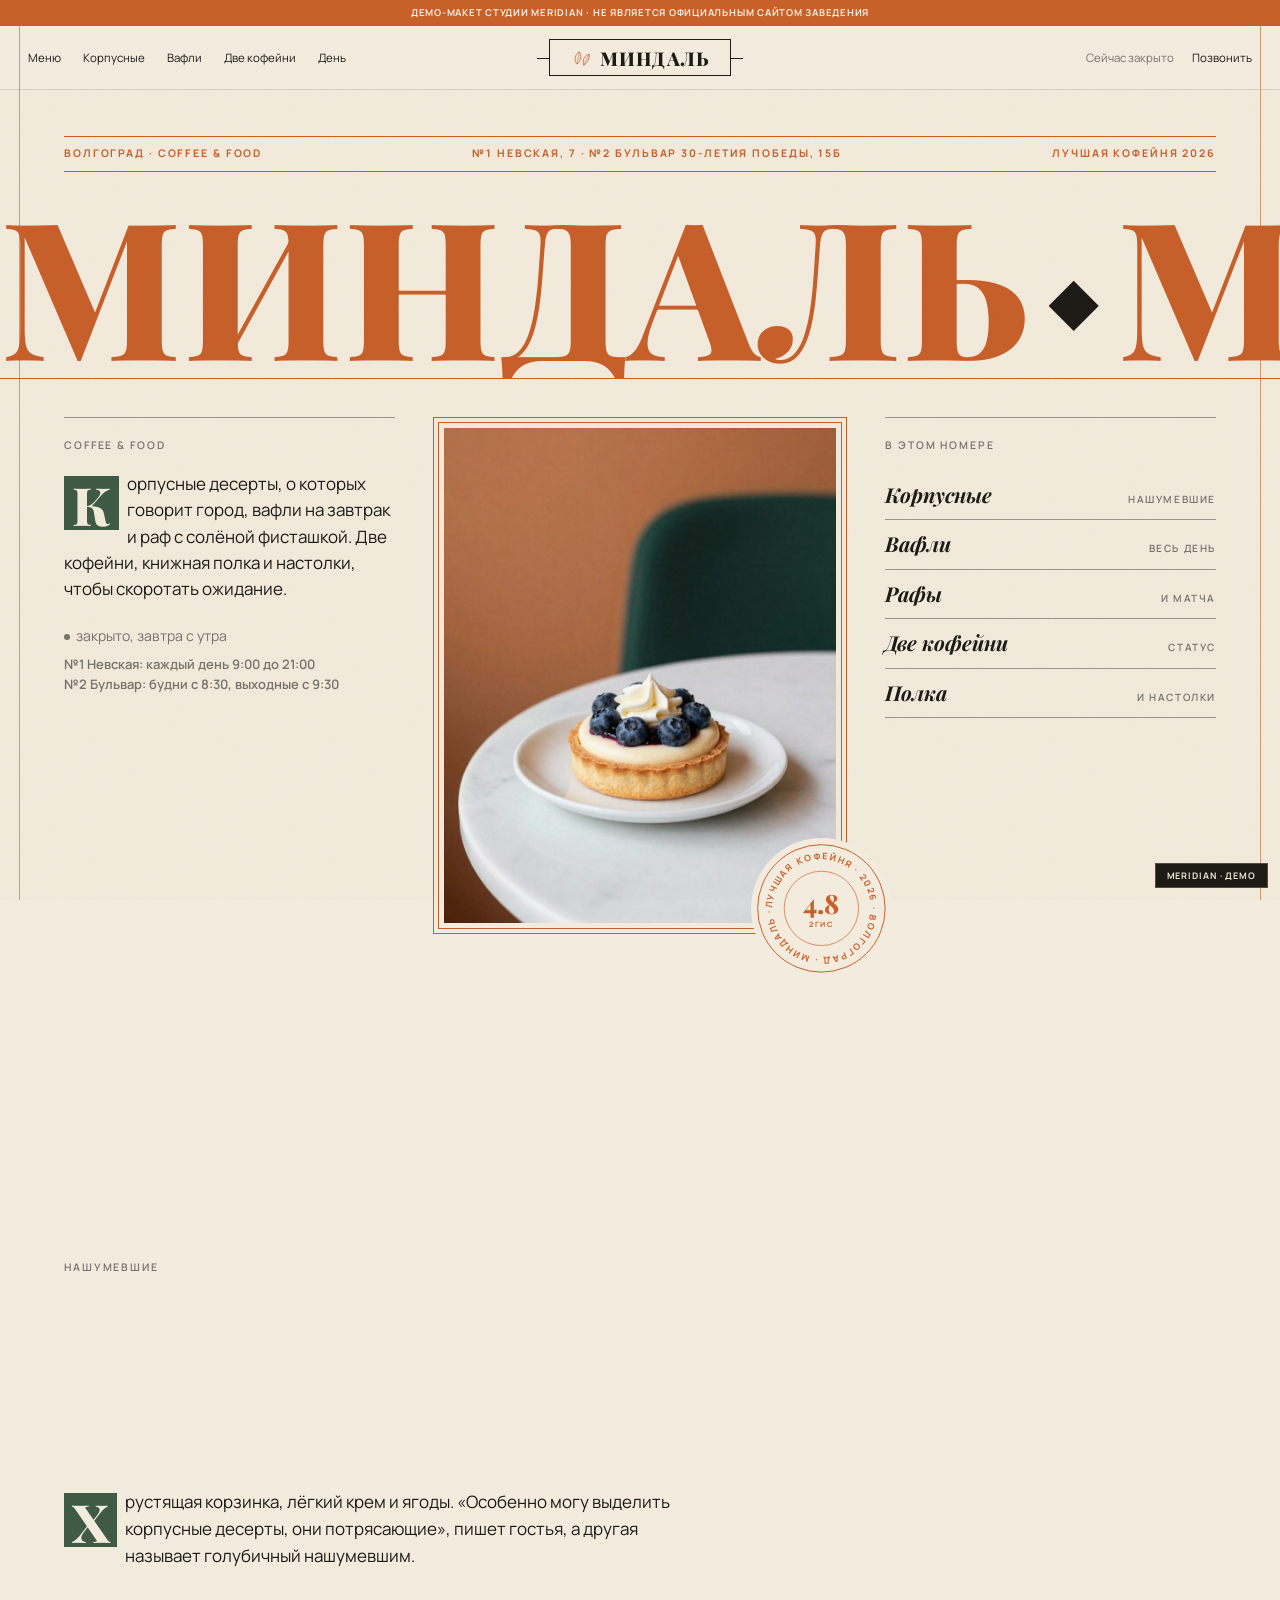
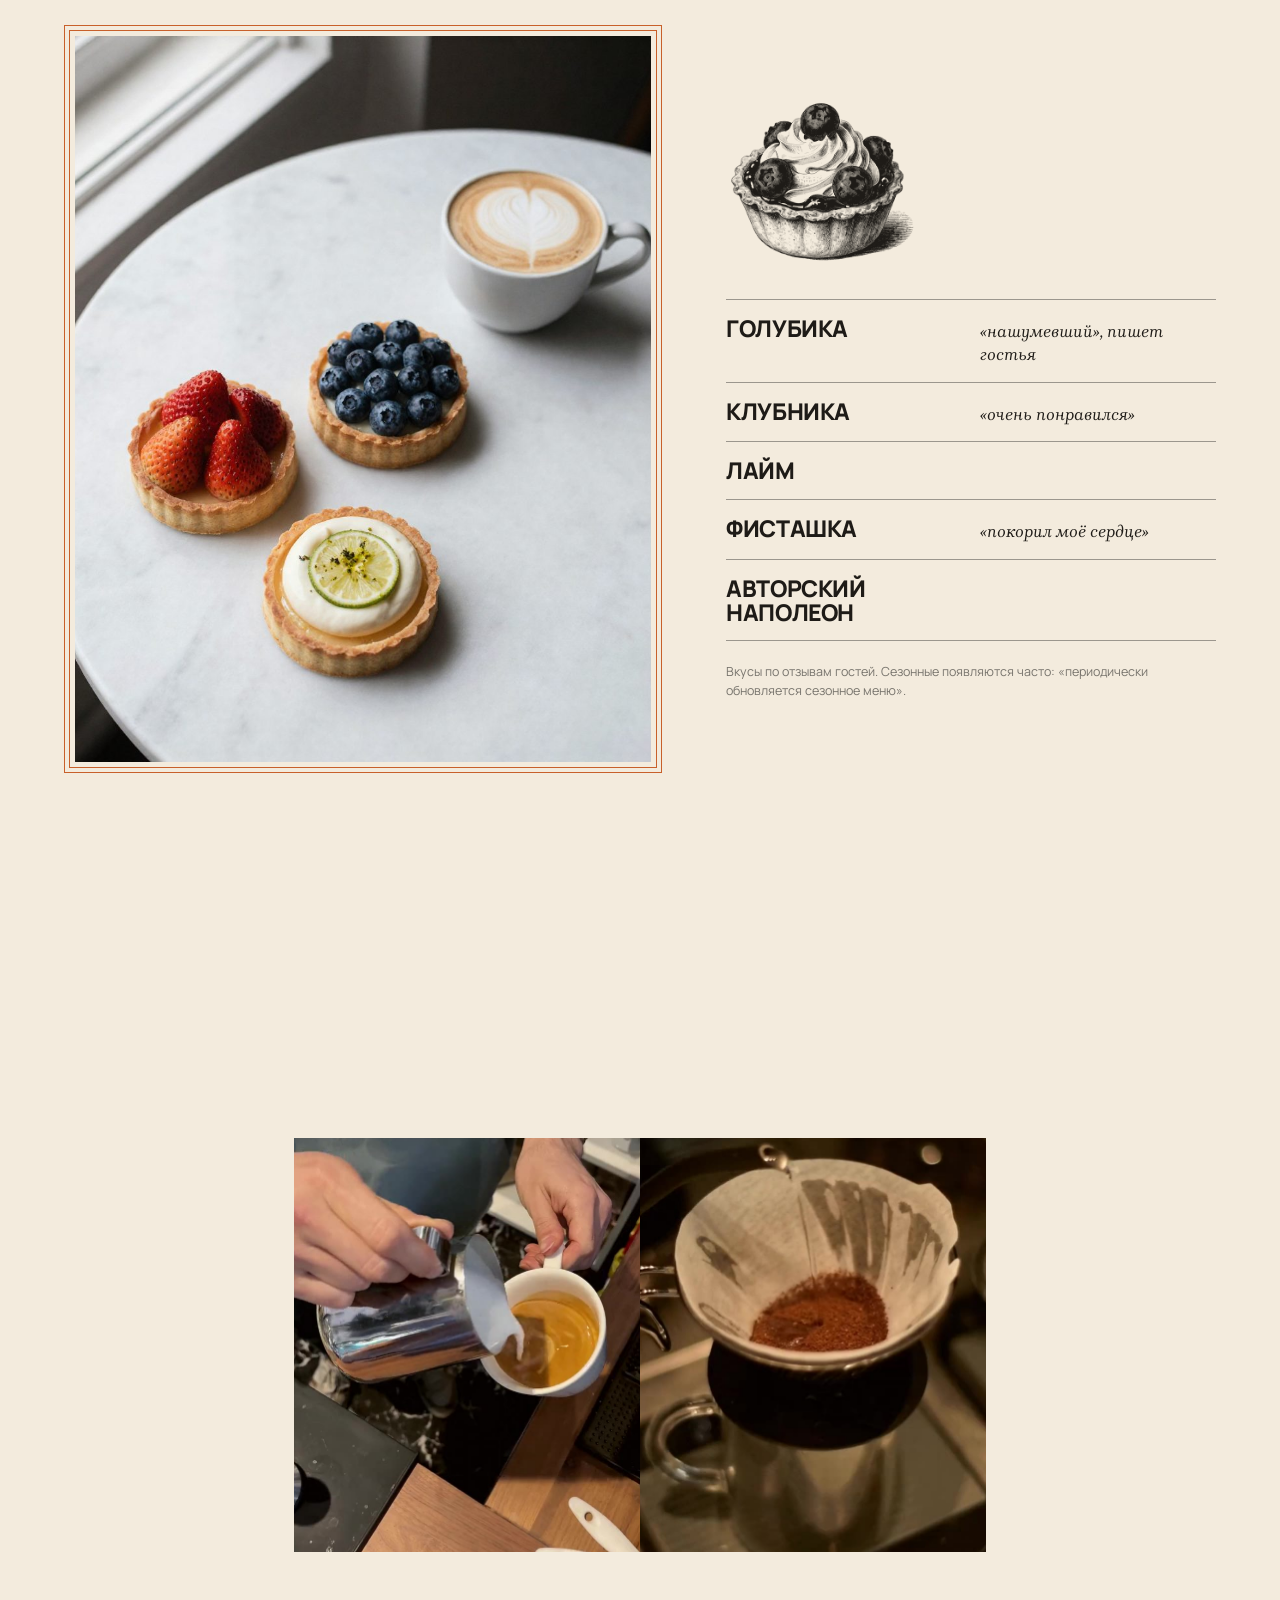
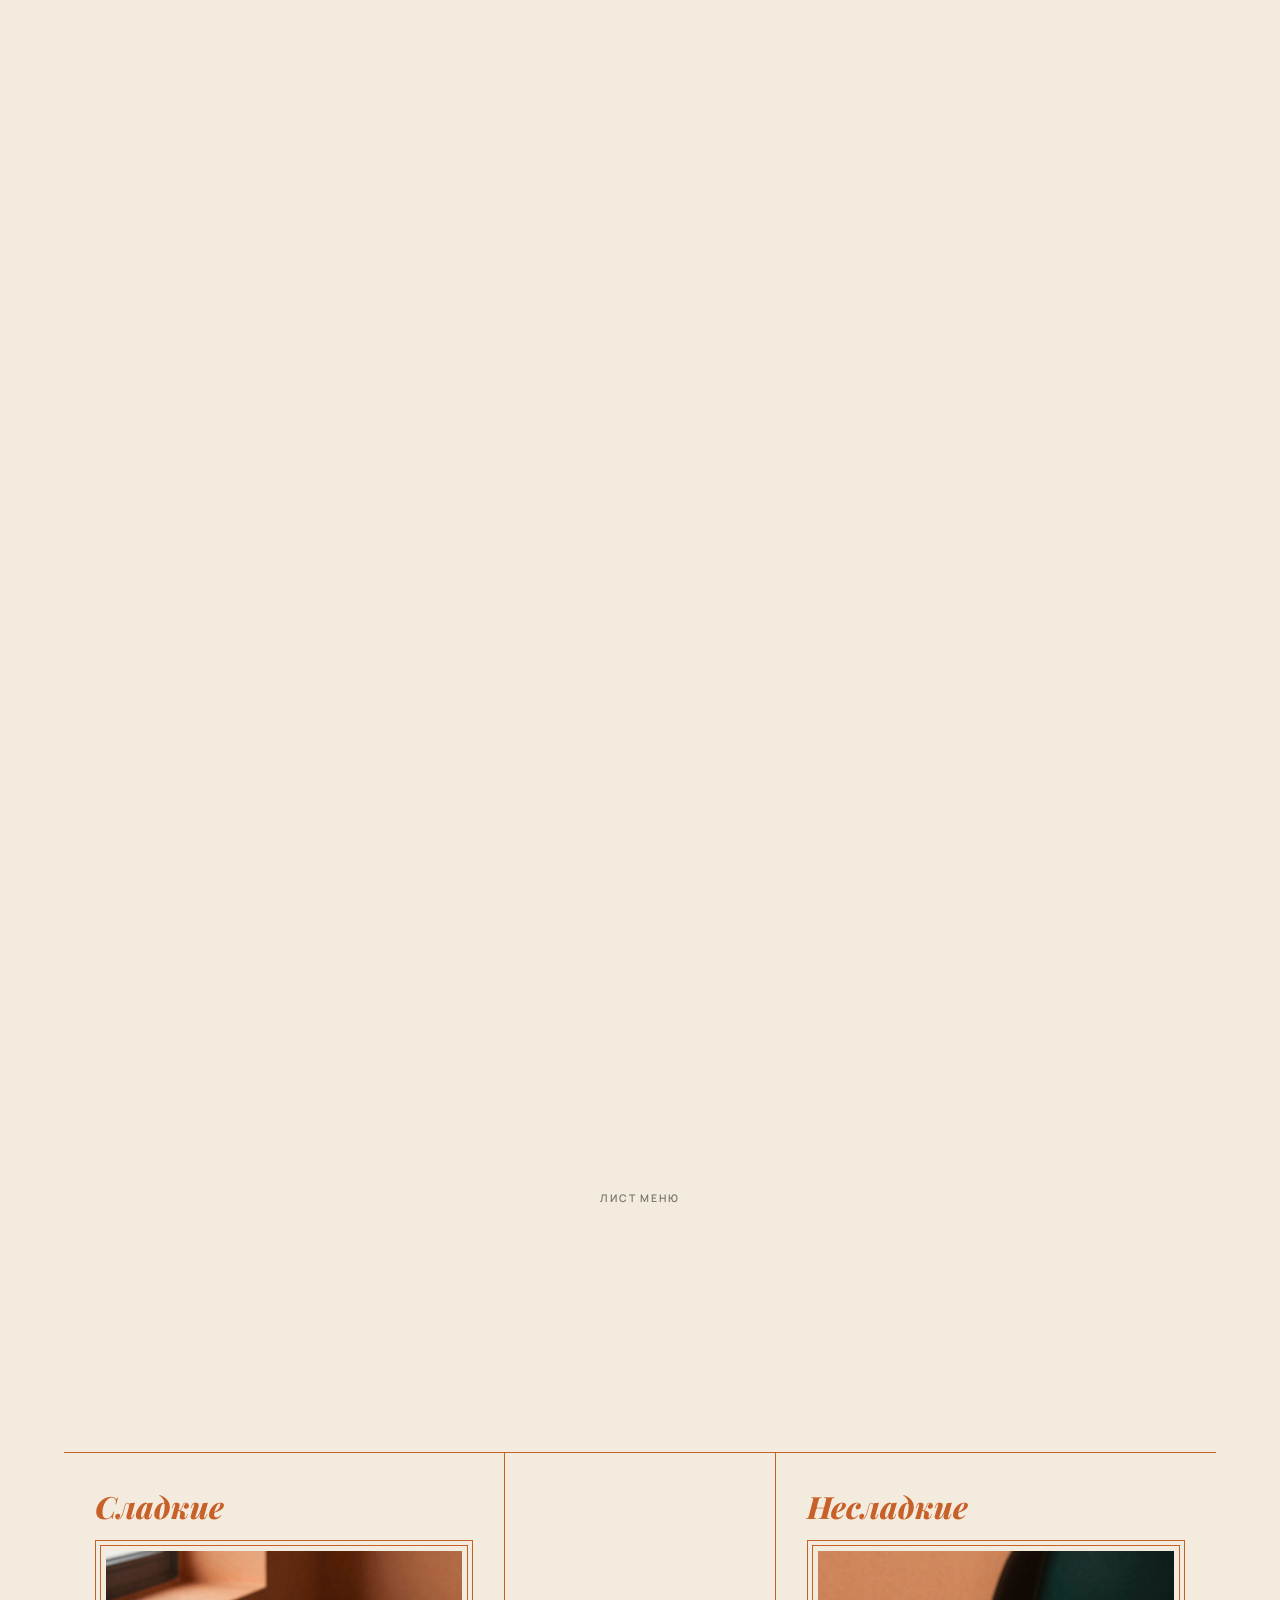
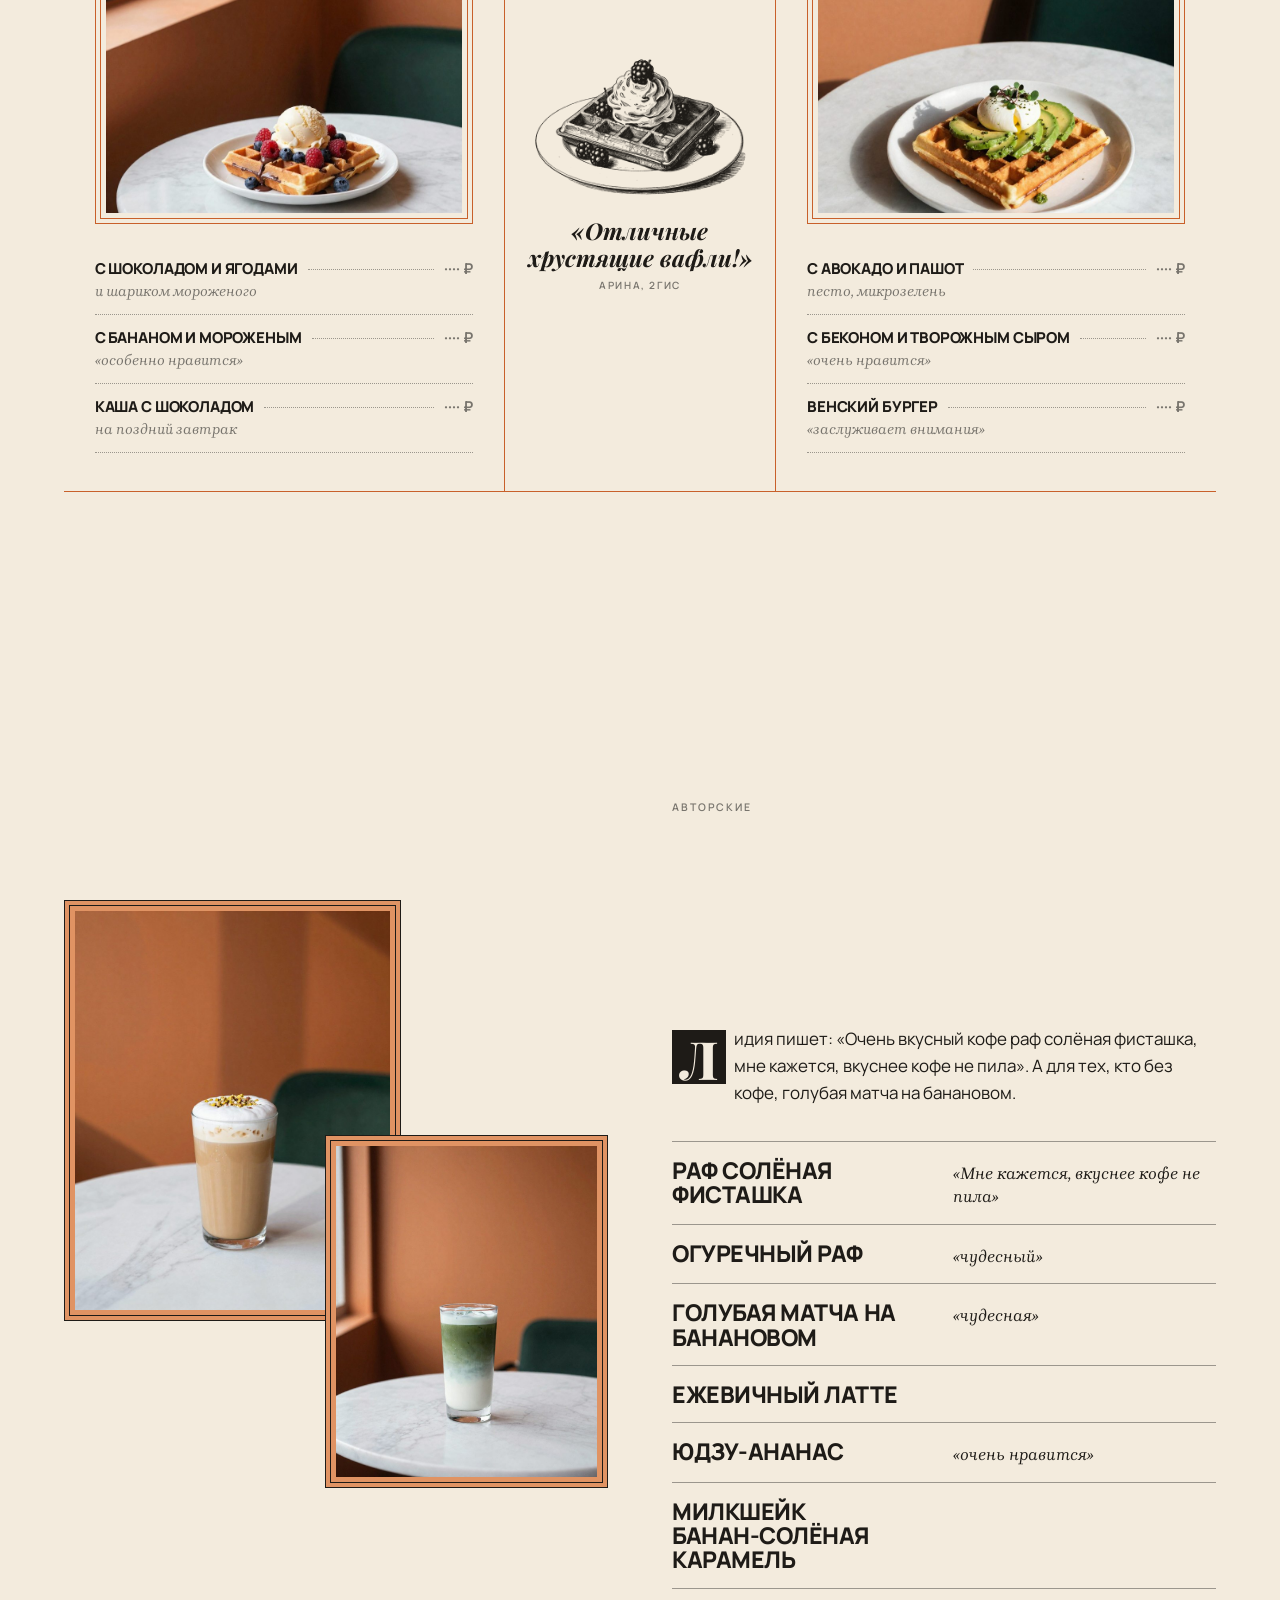
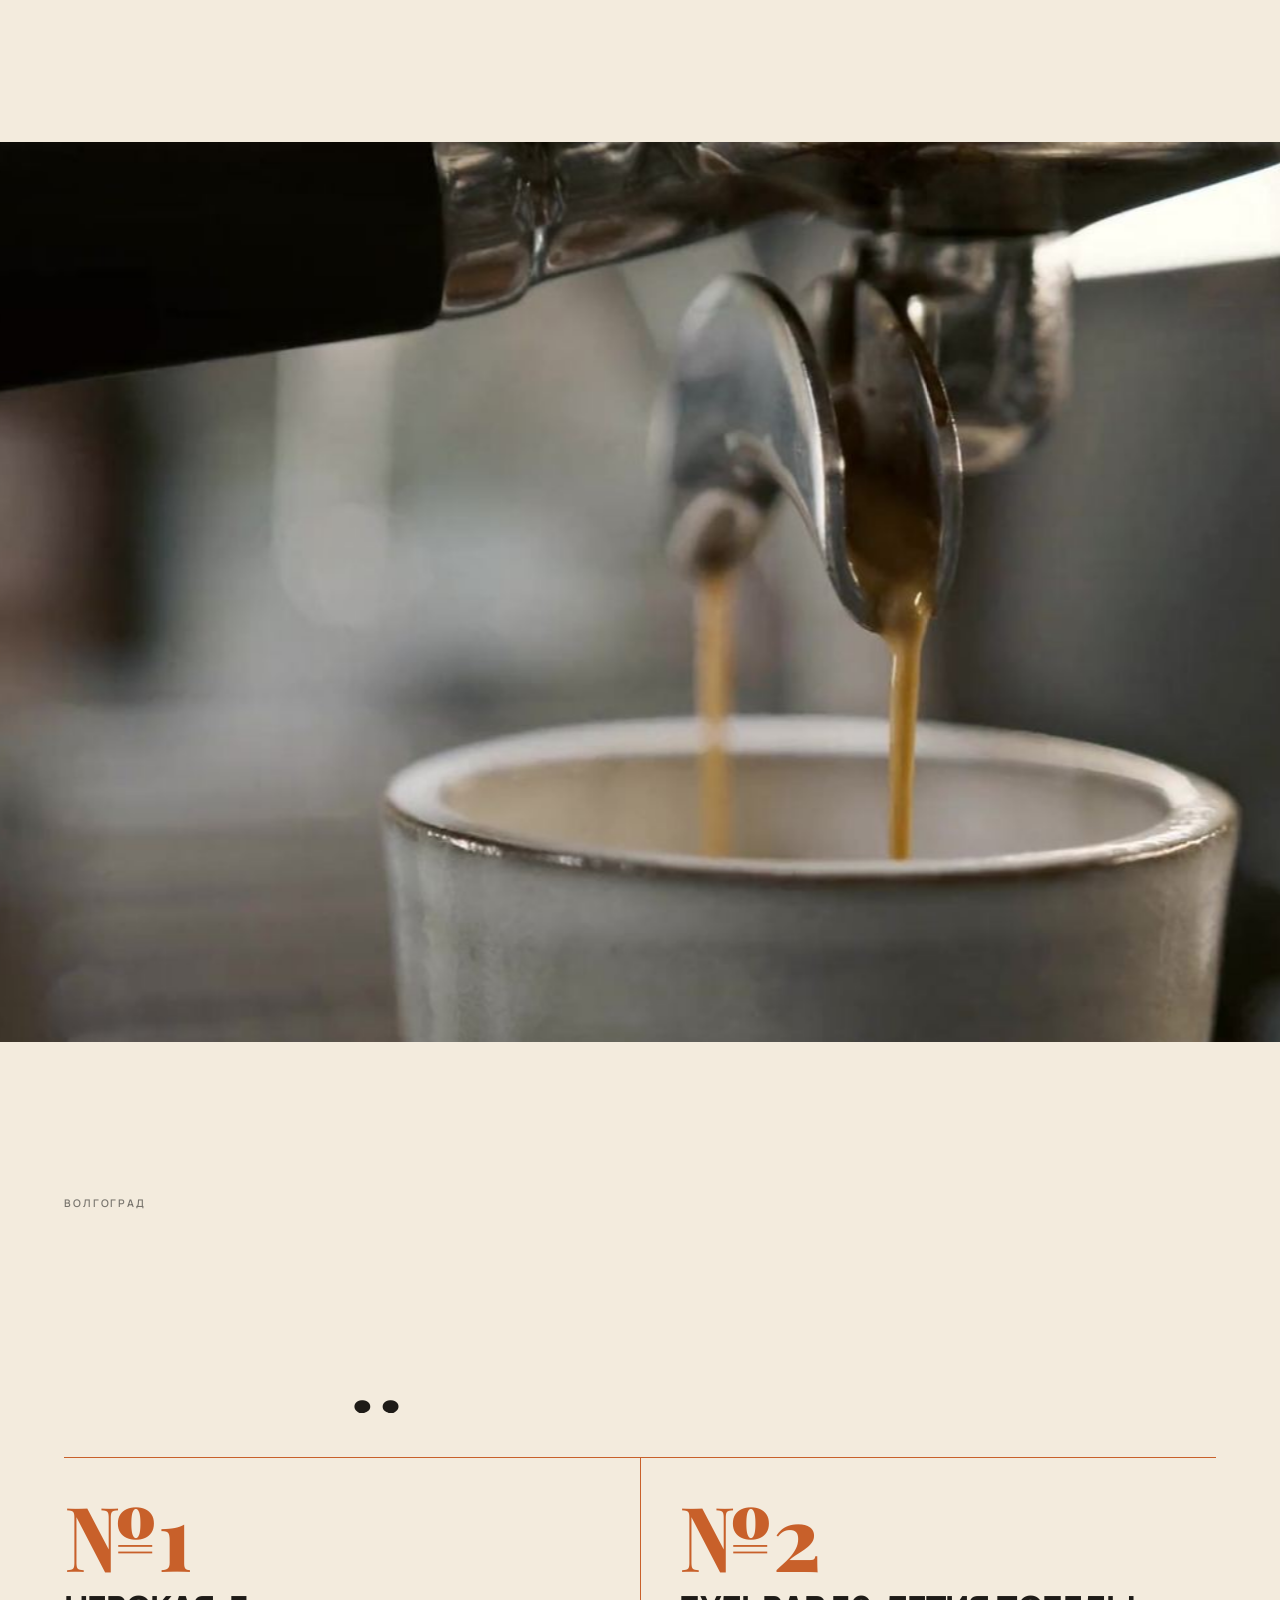
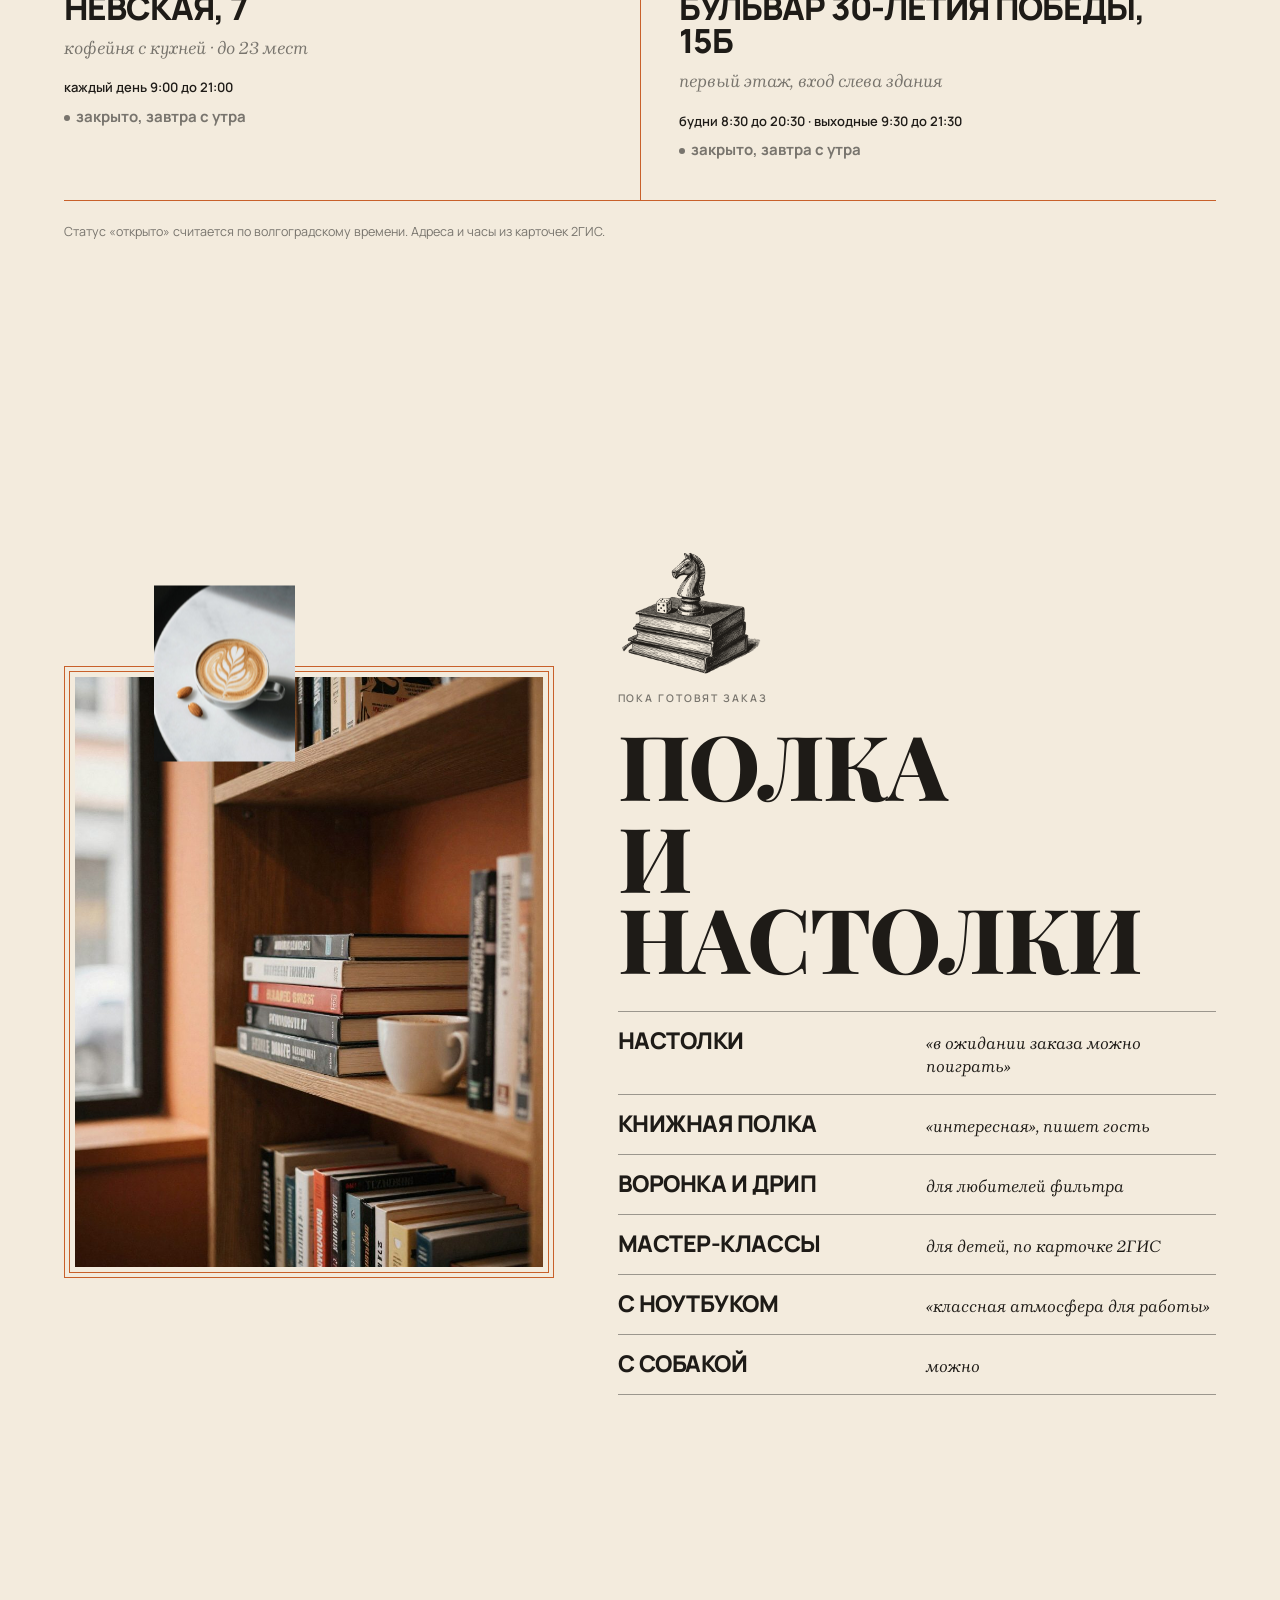
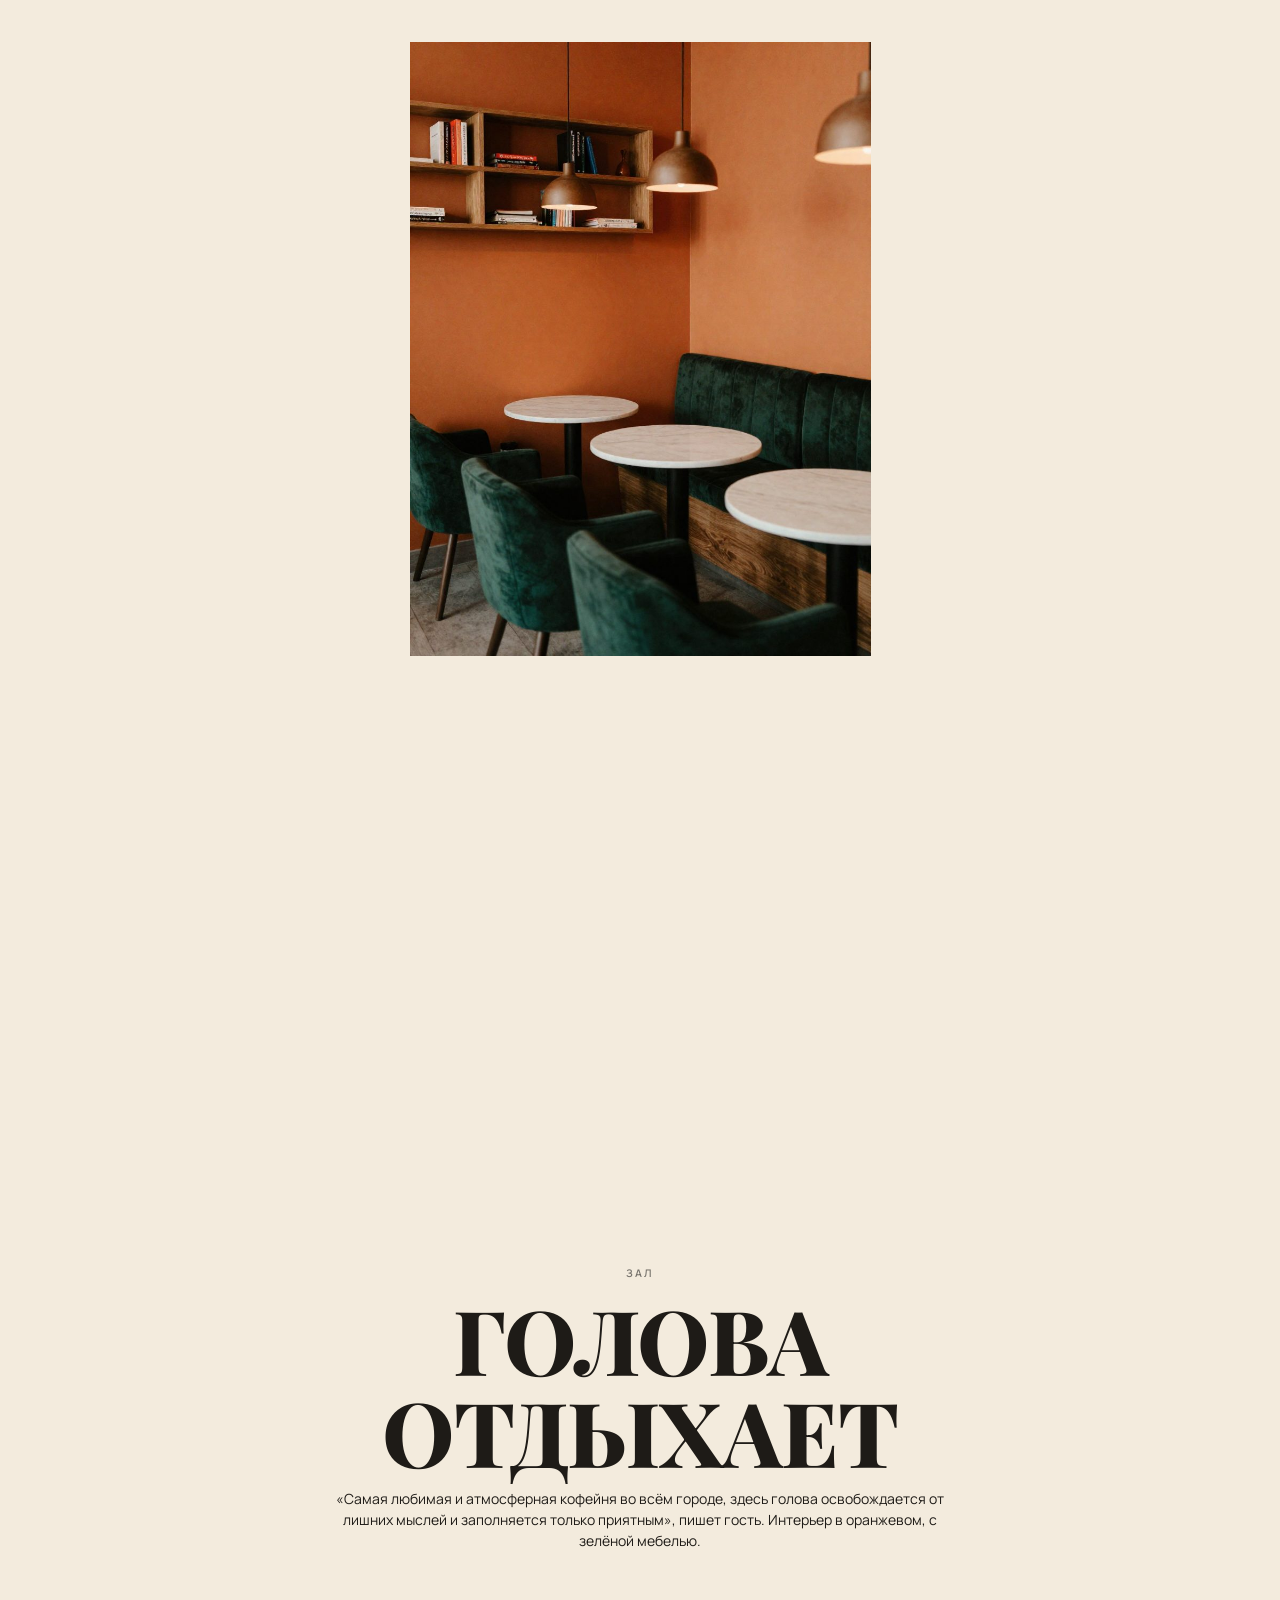
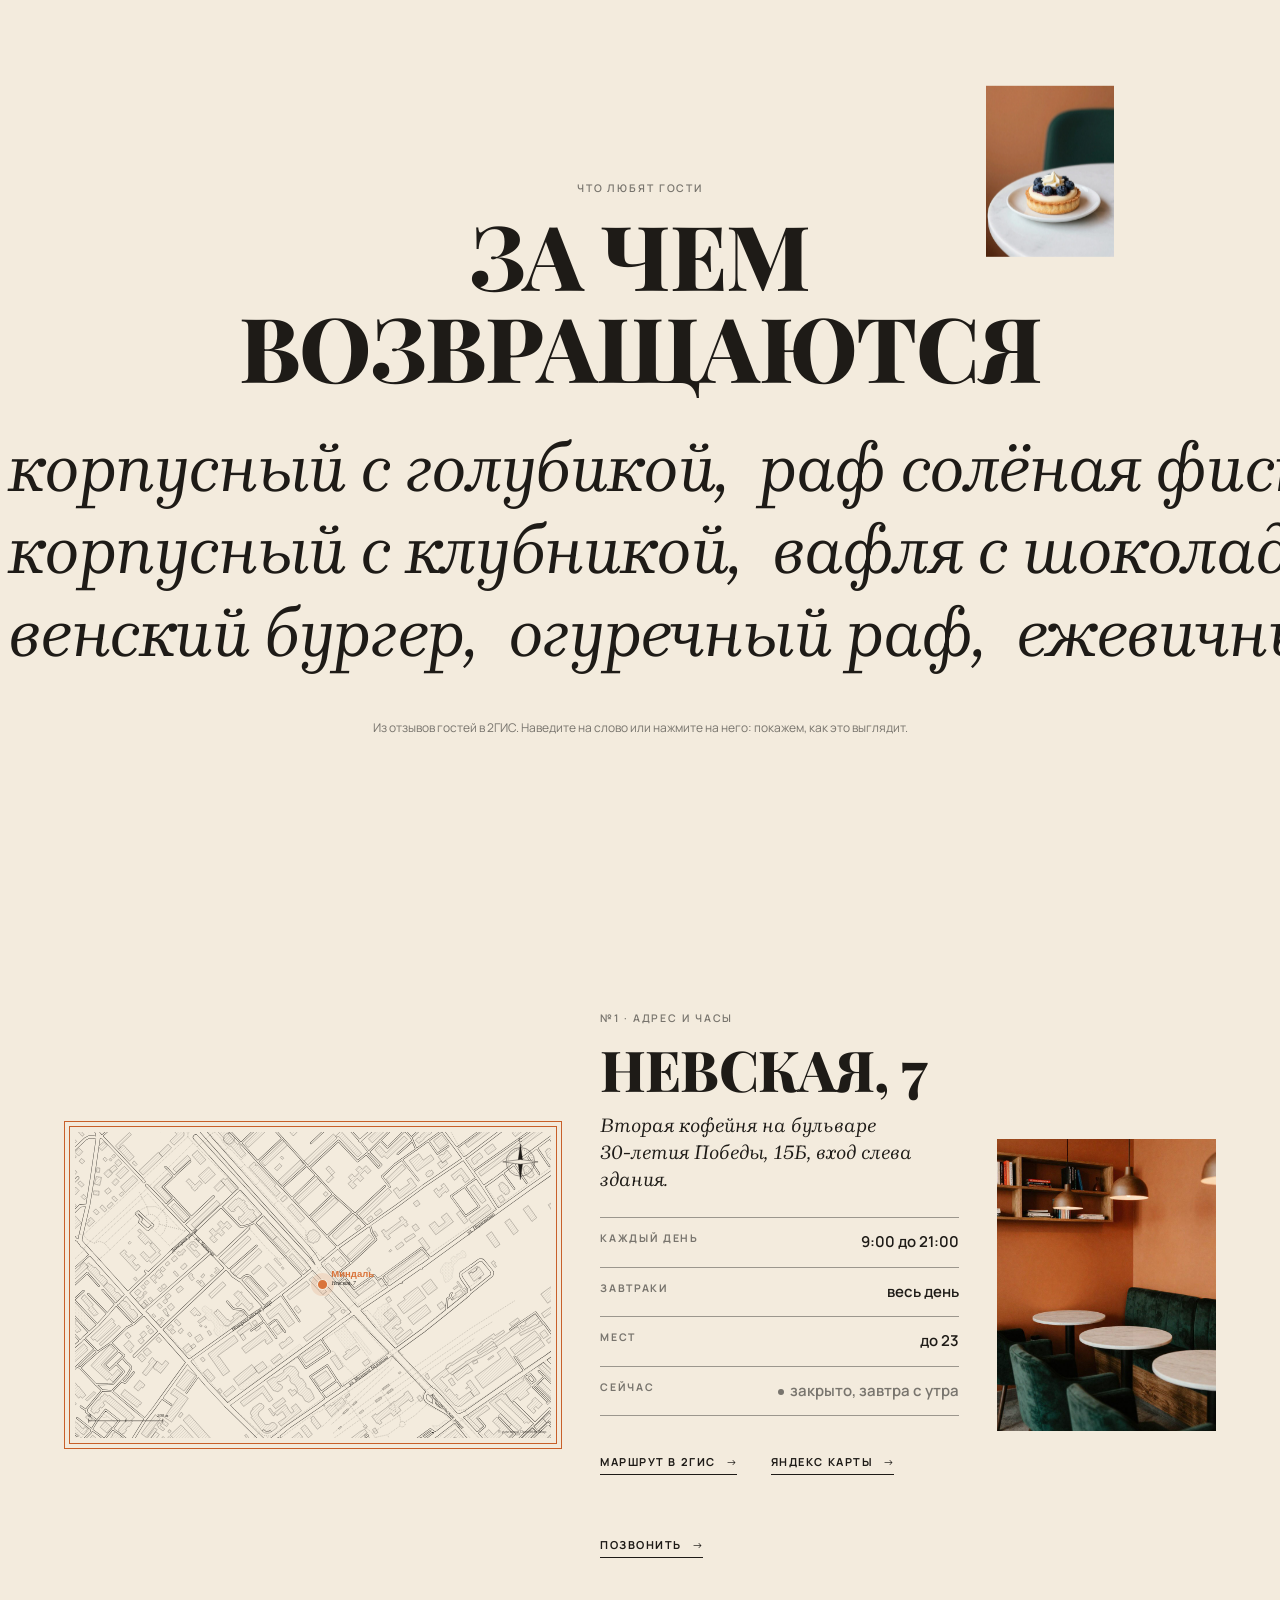
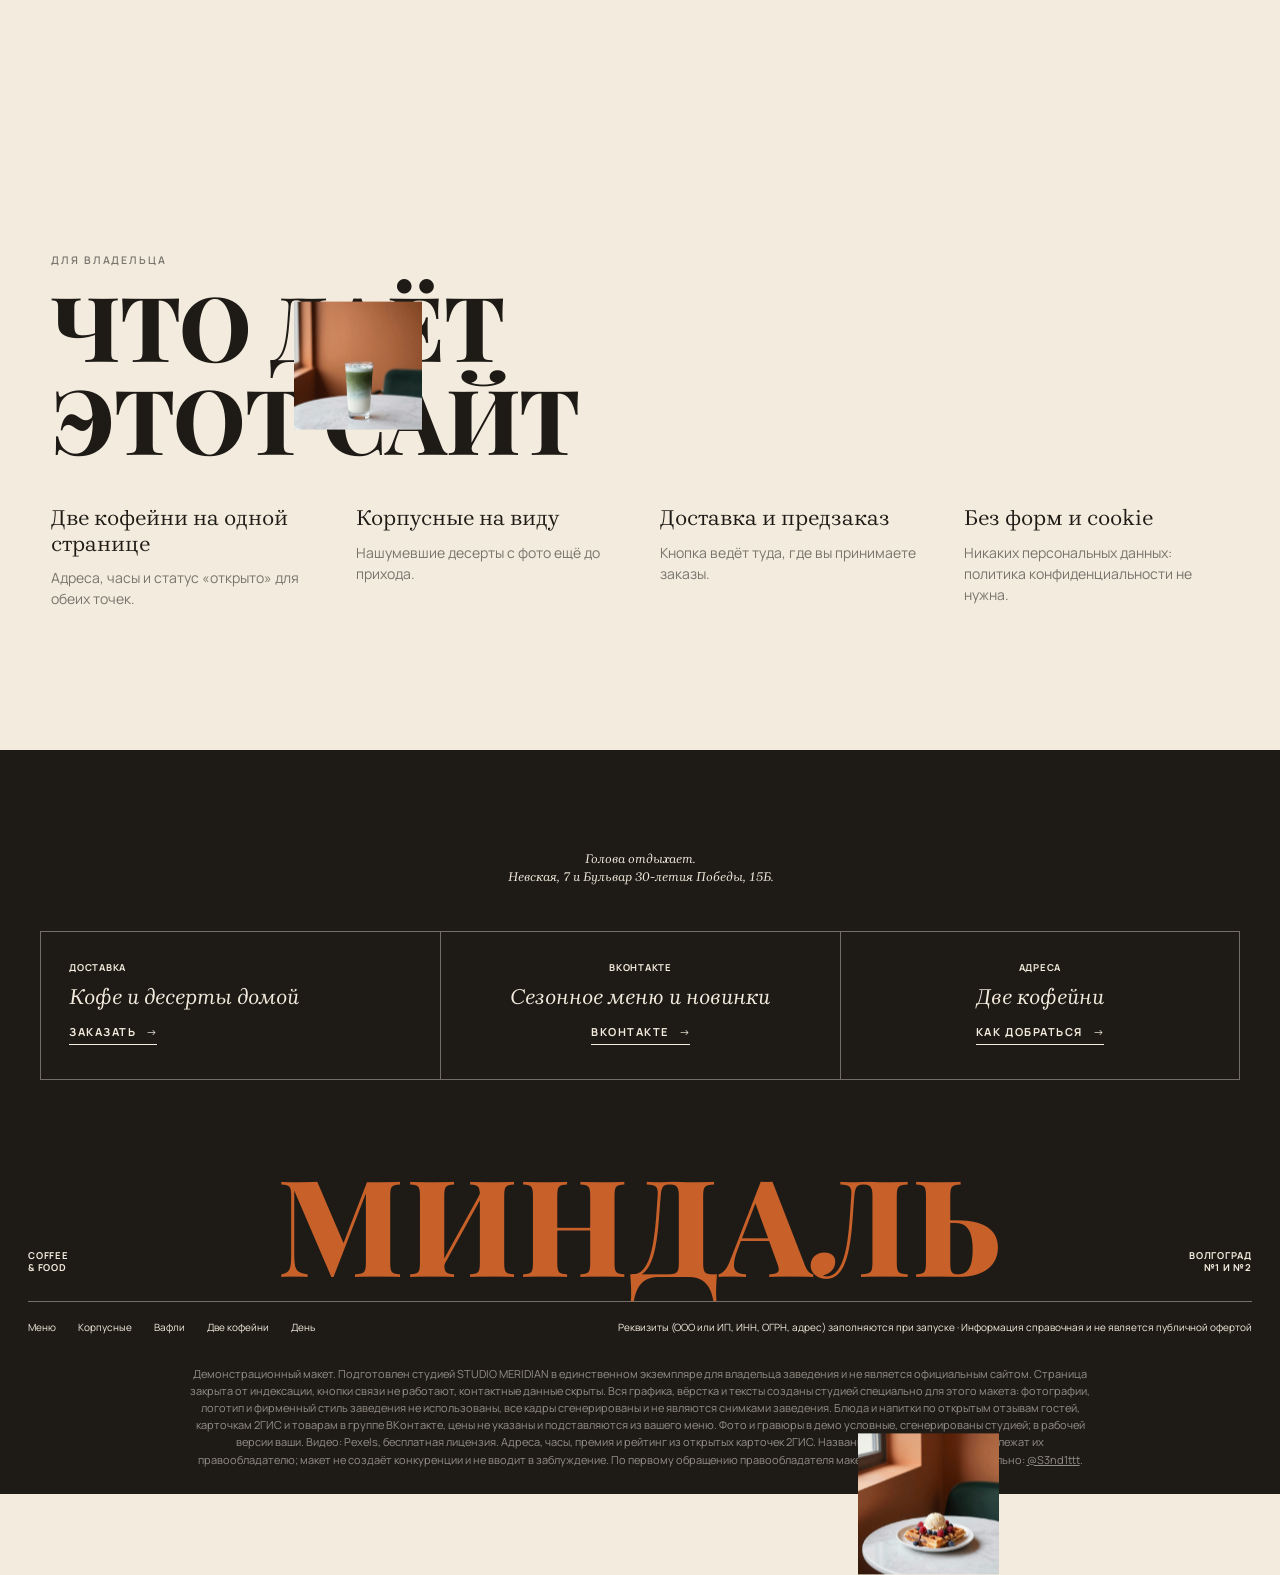
<file: index.html>
<!DOCTYPE html>
<html lang="ru" data-v="1" data-base="" class="nojs" data-tone="p">
<head>
<meta charset="UTF-8">
<meta name="viewport" content="width=device-width, initial-scale=1, viewport-fit=cover">
<meta name="robots" content="noindex, nofollow">
<title>Демо-макет сайта · STUDIO MERIDIAN</title>
<meta name="description" content="Демо-макет сайта для кофеен Миндаль в Волгограде: корпусные десерты, вафли весь день, раф солёная фисташка, две кофейни.">
<meta name="theme-color" content="#F3EBDD">
<meta property="og:type" content="website">
<meta property="og:title" content="Демо-макет сайта · STUDIO MERIDIAN">
<meta property="og:description" content="Демо-макет сайта для кофеен Миндаль в Волгограде: корпусные десерты, вафли весь день, раф солёная фисташка, две кофейни.">
<meta property="og:url" content="https://sasakolpakoh227-a11y.github.io/mindal/">
<meta property="og:image" content="https://sasakolpakoh227-a11y.github.io/mindal/img/og.jpg?v=1">
<link rel="icon" href="data:image/svg+xml,%3Csvg xmlns='http://www.w3.org/2000/svg' viewBox='0 0 40 40'%3E%3Crect width='40' height='40' rx='9' fill='%231E1B17'/%3E%3Cpath d='M14 31c-6-6-5-17 4-22 4 6 3 16-4 22zM25 33c-3-8 1-18 10-20 1 7-3 16-10 20z' fill='%23D9733A'/%3E%3C/svg%3E">
<link rel="preload" href="fonts/playfair.woff2" as="font" type="font/woff2" crossorigin>
<link rel="preload" href="fonts/manrope.woff2" as="font" type="font/woff2" crossorigin>
<link rel="preload" href="fonts/brygada-italic.woff2" as="font" type="font/woff2" crossorigin>
<link rel="stylesheet" href="skin.css?v=3e9a153c">
<link rel="stylesheet" href="venue.css?v=c48a333d">
<noscript><style>.curtain{display:none}</style></noscript>
</head>
<body>
<p class="demo-strip">Демо-макет студии MERIDIAN · не является официальным сайтом заведения</p>
<div class="curtain" aria-hidden="true"><p class="wm" style="--wn:7"><span style="--i:0">м</span><span style="--i:1">и</span><span style="--i:2">н</span><span style="--i:3">д</span><span style="--i:4">а</span><span style="--i:5">л</span><span style="--i:6">ь</span></p><div class="pic"><div class="pi"><img src="img/a-korpus.jpg?v=1" alt="" decoding="async" width="896" height="1120"></div></div></div>
<div class="veil" aria-hidden="true"></div>
<header class="top">
  <nav class="nav" aria-label="Разделы"><a href="menu/">Меню</a><a href="#korpus">Корпусные</a><a href="#vafli">Вафли</a><a href="#tochki">Две кофейни</a><a href="den/">День</a></nav>
  <button class="burger" type="button" aria-expanded="false" aria-controls="menu">Меню</button>
  <a class="logo" href="" aria-label="Миндаль, на главную"><svg class="lamp" viewBox="0 0 40 40" aria-hidden="true"><path d="M13 31c-6-6-5-17 4-22 4 6 3 16-4 22z" fill="none" stroke="currentColor" stroke-width="1.4"/><path d="M13 31c1-7 2-13 4-22" fill="none" stroke="currentColor" stroke-width="1"/><path d="M25 33c-3-8 1-18 10-20 1 7-3 16-10 20z" fill="none" stroke="currentColor" stroke-width="1.4"/><path d="M25 33c3-6 6-13 10-20" fill="none" stroke="currentColor" stroke-width="1"/></svg><span>миндаль</span></a>
  <div class="right"><span class="now" data-now></span><button type="button" data-hint="Телефон скрыт в демо. В рабочей версии кнопка сразу набирает номер.">Позвонить</button></div>
</header>
<div class="menu" id="menu" hidden><nav aria-label="Меню"><a href="menu/">Меню</a><a href="#korpus">Корпусные</a><a href="#vafli">Вафли</a><a href="#tochki">Две кофейни</a><a href="den/">День</a></nav></div>
<main>

  <section class="hero sl-mast" data-bg="p">
    <div class="sl-rule rv-f"><span>Волгоград · coffee &amp; food</span><span>№1 Невская, 7 · №2 Бульвар 30‑летия Победы, 15Б</span><span>Лучшая кофейня 2026</span></div>
    <h1 class="sl-name"><span class="vh">Миндаль</span><span class="sl-mq" aria-hidden="true"><span>Миндаль<i>◆</i>Миндаль<i>◆</i>Миндаль<i>◆</i>Миндаль<i>◆</i>Миндаль<i>◆</i>Миндаль<i>◆</i></span><span>Миндаль<i>◆</i>Миндаль<i>◆</i>Миндаль<i>◆</i>Миндаль<i>◆</i>Миндаль<i>◆</i>Миндаль<i>◆</i></span></span></h1>
    <div class="sl-cols">
      <div class="sl-c1 rv-f"><p class="kick">Coffee &amp; food</p><p class="sl-dc">Корпусные десерты, о которых говорит город, вафли на завтрак и раф с солёной фисташкой. Две кофейни, книжная полка и настолки, чтобы скоротать ожидание.</p><p class="zst"><span class="st" data-open="9" data-close="21" data-open-we="9" data-close-we="21"></span></p><p class="sl-hrs">№1 Невская: каждый день 9:00 до 21:00<br>№2 Бульвар: будни с 8:30, выходные с 9:30</p></div>
      <figure class="sl-frame sl-c2 rv-f"><img src="img/a-korpus.jpg?v=1" alt="Корпусный десерт: хрустящая корзинка с кремом и голубикой" decoding="async" width="896" height="1120"><svg class="sl-stamp" viewBox="0 0 200 200" aria-hidden="true"><defs><path id="slc" d="M100 100m-74 0a74 74 0 1 1 148 0a74 74 0 1 1-148 0"/></defs><circle cx="100" cy="100" r="96" fill="none" stroke="currentColor" stroke-width="1.5"/><circle cx="100" cy="100" r="56" fill="none" stroke="currentColor" stroke-width="1"/><text><textPath href="#slc" startOffset="0">лучшая кофейня · 2026 · волгоград · миндаль ·</textPath></text><text class="n" x="100" y="108" text-anchor="middle">4.8</text><text class="s" x="100" y="128" text-anchor="middle">2ГИС</text></svg></figure>
      <div class="sl-c3 rv-f"><p class="kick">В этом номере</p><ol class="sl-toc"><li><a href="#korpus"><b>Корпусные</b><span>нашумевшие</span></a></li><li><a href="#vafli"><b>Вафли</b><span>весь день</span></a></li><li><a href="#rafy"><b>Рафы</b><span>и матча</span></a></li><li><a href="#tochki"><b>Две кофейни</b><span>статус</span></a></li><li><a href="#polka"><b>Полка</b><span>и настолки</span></a></li></ol></div>
    </div>
    <div class="hbtns rv-f"><a class="btn" href="menu/">Меню</a><button class="btn" type="button" data-hint="В рабочей версии кнопка открывает доставку или предзаказ.">Заказать с доставкой</button><a class="btn" href="#tochki">Две кофейни</a></div>
  </section>
  <section class="sl-sec mk" data-bg="l" id="korpus">
    <div class="sl-head">
      <p class="kick">Нашумевшие</p>
      <h2 class="cap l rv"><span class="ln"><span>Корпусные</span></span><span class="ln"><span>десерты</span></span></h2>
      <p class="sl-dc">Хрустящая корзинка, лёгкий крем и ягоды. «Особенно могу выделить корпусные десерты, они потрясающие», пишет гостья, а другая называет голубичный нашумевшим.</p>
    </div>
    <div class="mk-grid">
      <figure class="sl-frame mk-pic"><img src="img/a-korpus2.jpg?v=1" alt="Три корпусных десерта: клубника, голубика и лайм" loading="lazy" decoding="async" width="896" height="1120"></figure>
      <div class="mk-side">
        <figure class="mk-eng"><img src="img/g-korpus.png?v=1" alt="Гравюра: корпусный десерт" loading="lazy" decoding="async"></figure>
        <ul class="rows"><li><b>Голубика</b><span>«нашумевший», пишет гостья</span></li><li><b>Клубника</b><span>«очень понравился»</span></li><li><b>Лайм</b><span></span></li><li><b>Фисташка</b><span>«покорил моё сердце»</span></li><li><b>Авторский наполеон</b><span></span></li></ul>
        <p class="fn2">Вкусы по отзывам гостей. Сезонные появляются часто: «периодически обновляется сезонное меню».</p>
      </div>
    </div>
  </section>
  <section class="duo" data-bg="g" aria-label="Бариста за работой">
    <div class="stick"><div class="pair">
      <figure class="px"><video data-src="video/v-latte.mp4" poster="img/v-latte.jpg?v=1" muted loop playsinline preload="none" width="750" height="900" aria-label="Бариста рисует латте-арт"></video></figure>
      <figure class="px"><video data-src="video/v-pour.mp4" poster="img/v-pour.jpg?v=1" muted loop playsinline preload="none" width="750" height="900" aria-label="Кофе заваривают в воронке"></video></figure>
    </div></div>
  </section>
  <section class="sl-sec mv" data-bg="p" id="vafli">
    <div class="mv-top">
      <p class="kick">Лист меню</p>
      <h2 class="cap l rv"><span class="ln"><span>Вафли</span></span><span class="ln"><span>весь день</span></span></h2>
    </div>
    <div class="mv-sheet">
      <div class="mv-col">
        <h3>Сладкие</h3>
        <figure class="sl-frame"><img src="img/a-waffle.jpg?v=1" alt="Венская вафля с шоколадом, ягодами и мороженым" loading="lazy" decoding="async" width="896" height="1120"></figure>
        <ul><li><b>С шоколадом и ягодами</b><i></i><em>···· ₽</em><small>и шариком мороженого</small></li><li><b>С бананом и мороженым</b><i></i><em>···· ₽</em><small>«особенно нравится»</small></li><li><b>Каша с шоколадом</b><i></i><em>···· ₽</em><small>на поздний завтрак</small></li></ul>
      </div>
      <div class="mv-mid"><img src="img/g-waffle.png?v=1" alt="" loading="lazy" decoding="async"><p>«Отличные хрустящие вафли!»</p><span>Арина, 2ГИС</span></div>
      <div class="mv-col">
        <h3>Несладкие</h3>
        <figure class="sl-frame"><img src="img/a-wafflesav.jpg?v=1" alt="Вафля с авокадо, песто и яйцом пашот" loading="lazy" decoding="async" width="896" height="1120"></figure>
        <ul><li><b>С авокадо и пашот</b><i></i><em>···· ₽</em><small>песто, микрозелень</small></li><li><b>С беконом и творожным сыром</b><i></i><em>···· ₽</em><small>«очень нравится»</small></li><li><b>Венский бургер</b><i></i><em>···· ₽</em><small>«заслуживает внимания»</small></li></ul>
      </div>
    </div>
  </section>
  <section class="sl-sec mr" data-bg="k" id="rafy">
    <div class="mr-pics">
      <figure class="sl-frame a"><img src="img/a-raf.jpg?v=1" alt="Раф с солёной фисташкой" loading="lazy" decoding="async" width="896" height="1120"></figure>
      <figure class="sl-frame b"><img src="img/a-matcha.jpg?v=1" alt="Голубая матча на банановом молоке" loading="lazy" decoding="async" width="896" height="1120"></figure>
    </div>
    <div class="mr-txt">
      <p class="kick">Авторские</p>
      <h2 class="cap l rv"><span class="ln"><span>Рафы</span></span><span class="ln"><span>и матча</span></span></h2>
      <p class="sl-dc">Лидия пишет: «Очень вкусный кофе раф солёная фисташка, мне кажется, вкуснее кофе не пила». А для тех, кто без кофе, голубая матча на банановом.</p>
      <ul class="rows"><li><b>Раф солёная фисташка</b><span>«Мне кажется, вкуснее кофе не пила»</span></li><li><b>Огуречный раф</b><span>«чудесный»</span></li><li><b>Голубая матча на банановом</b><span>«чудесная»</span></li><li><b>Ежевичный латте</b><span></span></li><li><b>Юдзу‑ананас</b><span>«очень нравится»</span></li><li><b>Милкшейк банан‑солёная карамель</b><span></span></li></ul>
    </div>
  </section>
  <section class="roast" data-bg="g" aria-label="Эспрессо льётся в чашку">
    <div class="wide"><video data-src="video/v-espresso.mp4" poster="img/v-espresso.jpg?v=1" muted loop playsinline preload="none" width="1920" height="1080" aria-label="Эспрессо льётся из рожка в чашку"></video></div>
  </section>
  <section class="sl-sec mt" data-bg="l" id="tochki">
    <div class="sl-head"><p class="kick">Волгоград</p><h2 class="cap l rv"><span class="ln"><span>Две</span></span><span class="ln"><span>кофейни</span></span></h2></div>
    <div class="mt-list"><article class="mt-it"><p class="mt-n">№1</p><h3>Невская, 7</h3><p class="mt-k">кофейня с кухней · до 23 мест</p><p class="mt-h">каждый день 9:00 до 21:00</p><p class="mt-s"><span class="st" data-open="9" data-close="21" data-open-we="9" data-close-we="21"></span></p></article><article class="mt-it"><p class="mt-n">№2</p><h3>Бульвар 30‑летия Победы, 15Б</h3><p class="mt-k">первый этаж, вход слева здания</p><p class="mt-h">будни 8:30 до 20:30 · выходные 9:30 до 21:30</p><p class="mt-s"><span class="st" data-open="8.5" data-close="20.5" data-open-we="9.5" data-close-we="21.5"></span></p></article></div>
    <p class="fn2">Статус «открыто» считается по волгоградскому времени. Адреса и часы из карточек 2ГИС.</p>
  </section>
  <section class="sl-sec mp" data-bg="p" id="polka">
    <figure class="sl-frame mp-pic"><img src="img/a-shelf.jpg?v=1" alt="Книжная полка с настольными играми в кофейне" loading="lazy" decoding="async" width="896" height="1120"></figure>
    <div class="mp-txt">
      <figure class="mp-eng"><img src="img/g-books.png?v=1" alt="" loading="lazy" decoding="async"></figure>
      <p class="kick">Пока готовят заказ</p>
      <h2 class="cap l rv"><span class="ln"><span>Полка</span></span><span class="ln"><span>и настолки</span></span></h2>
      <ul class="rows"><li><b>Настолки</b><span>«в ожидании заказа можно поиграть»</span></li><li><b>Книжная полка</b><span>«интересная», пишет гость</span></li><li><b>Воронка и дрип</b><span>для любителей фильтра</span></li><li><b>Мастер-классы</b><span>для детей, по карточке 2ГИС</span></li><li><b>С ноутбуком</b><span>«классная атмосфера для работы»</span></li><li><b>С собакой</b><span>можно</span></li></ul>
    </div>
  </section>
  <section class="collage" data-bg="g">
    <div class="fl"><figure class="c0" data-s="0"><img src="img/a-hall.jpg?v=1" alt="Зал в оранжевом с зелёной мебелью" loading="lazy" decoding="async"></figure><figure class="c1" data-s="-.35"><img src="img/a-cup.jpg?v=1" alt="" loading="lazy" decoding="async"></figure><figure class="c2" data-s=".45"><img src="img/a-korpus.jpg?v=1" alt="" loading="lazy" decoding="async"></figure><figure class="c3" data-s=".75"><img src="img/a-matcha.jpg?v=1" alt="" loading="lazy" decoding="async"></figure><figure class="c4" data-s="1.05"><img src="img/a-waffle.jpg?v=1" alt="" loading="lazy" decoding="async"></figure><figure class="c5" data-s=".6"><img src="img/a-bowl.jpg?v=1" alt="" loading="lazy" decoding="async"></figure></div>
    <div class="say">
      <p class="kick">Зал</p>
      <h2 class="cap l rv"><span class="ln"><span>Голова</span></span><span class="ln"><span>отдыхает</span></span></h2>
      <p class="lead">«Самая любимая и атмосферная кофейня во всём городе, здесь голова освобождается от лишних мыслей и заполняется только приятным», пишет гость. Интерьер в оранжевом, с зелёной мебелью.</p>
    </div>
  </section>
  <section class="playlist" data-bg="l">
    <p class="kick">Что любят гости</p>
    <h2 class="cap l rv"><span class="ln"><span>За чем</span></span><span class="ln"><span>возвращаются</span></span></h2>
    <div class="mqs" aria-label="Любимые позиции гостей"><div class="mq"><div class="mqi"><span class="tr" data-c="kor">корпусный с голубикой,</span> <span class="tr" data-c="raf">раф солёная фисташка,</span> <span class="tr" data-c="wsav">вафля с авокадо,</span> <span class="tr" data-c="mat">голубая матча,</span> <span class="tr" data-c="kor2">корпусный с клубникой,</span> <span class="tr" data-c="waf">вафля с шоколадом,</span> <span class="tr" data-c="bowl">том ям,</span> <span class="tr" data-c="bowl">боул,</span> <span class="tr" data-c="wsav">венский бургер,</span> <span class="tr" data-c="raf">огуречный раф,</span> <span class="tr" data-c="cup">ежевичный латте,</span> <span class="tr" data-c="shelf">настолки,</span><span class="tr" data-c="kor">корпусный с голубикой,</span> <span class="tr" data-c="raf">раф солёная фисташка,</span> <span class="tr" data-c="wsav">вафля с авокадо,</span> <span class="tr" data-c="mat">голубая матча,</span> <span class="tr" data-c="kor2">корпусный с клубникой,</span> <span class="tr" data-c="waf">вафля с шоколадом,</span> <span class="tr" data-c="bowl">том ям,</span> <span class="tr" data-c="bowl">боул,</span> <span class="tr" data-c="wsav">венский бургер,</span> <span class="tr" data-c="raf">огуречный раф,</span> <span class="tr" data-c="cup">ежевичный латте,</span> <span class="tr" data-c="shelf">настолки,</span></div></div><div class="mq rev"><div class="mqi"><span class="tr" data-c="kor2">корпусный с клубникой,</span> <span class="tr" data-c="waf">вафля с шоколадом,</span> <span class="tr" data-c="bowl">том ям,</span> <span class="tr" data-c="bowl">боул,</span> <span class="tr" data-c="wsav">венский бургер,</span> <span class="tr" data-c="raf">огуречный раф,</span> <span class="tr" data-c="cup">ежевичный латте,</span> <span class="tr" data-c="shelf">настолки,</span> <span class="tr" data-c="kor">корпусный с голубикой,</span> <span class="tr" data-c="raf">раф солёная фисташка,</span> <span class="tr" data-c="wsav">вафля с авокадо,</span> <span class="tr" data-c="mat">голубая матча,</span><span class="tr" data-c="kor2">корпусный с клубникой,</span> <span class="tr" data-c="waf">вафля с шоколадом,</span> <span class="tr" data-c="bowl">том ям,</span> <span class="tr" data-c="bowl">боул,</span> <span class="tr" data-c="wsav">венский бургер,</span> <span class="tr" data-c="raf">огуречный раф,</span> <span class="tr" data-c="cup">ежевичный латте,</span> <span class="tr" data-c="shelf">настолки,</span> <span class="tr" data-c="kor">корпусный с голубикой,</span> <span class="tr" data-c="raf">раф солёная фисташка,</span> <span class="tr" data-c="wsav">вафля с авокадо,</span> <span class="tr" data-c="mat">голубая матча,</span></div></div><div class="mq"><div class="mqi"><span class="tr" data-c="wsav">венский бургер,</span> <span class="tr" data-c="raf">огуречный раф,</span> <span class="tr" data-c="cup">ежевичный латте,</span> <span class="tr" data-c="shelf">настолки,</span> <span class="tr" data-c="kor">корпусный с голубикой,</span> <span class="tr" data-c="raf">раф солёная фисташка,</span> <span class="tr" data-c="wsav">вафля с авокадо,</span> <span class="tr" data-c="mat">голубая матча,</span> <span class="tr" data-c="kor2">корпусный с клубникой,</span> <span class="tr" data-c="waf">вафля с шоколадом,</span> <span class="tr" data-c="bowl">том ям,</span> <span class="tr" data-c="bowl">боул,</span><span class="tr" data-c="wsav">венский бургер,</span> <span class="tr" data-c="raf">огуречный раф,</span> <span class="tr" data-c="cup">ежевичный латте,</span> <span class="tr" data-c="shelf">настолки,</span> <span class="tr" data-c="kor">корпусный с голубикой,</span> <span class="tr" data-c="raf">раф солёная фисташка,</span> <span class="tr" data-c="wsav">вафля с авокадо,</span> <span class="tr" data-c="mat">голубая матча,</span> <span class="tr" data-c="kor2">корпусный с клубникой,</span> <span class="tr" data-c="waf">вафля с шоколадом,</span> <span class="tr" data-c="bowl">том ям,</span> <span class="tr" data-c="bowl">боул,</span></div></div></div>
    <p class="pl-note">Из отзывов гостей в 2ГИС. Наведите на слово или нажмите на него: покажем, как это выглядит.</p>
    <div class="cover" aria-hidden="true"><img alt=""></div>
  </section>
  <section class="addr" data-bg="p" id="adres">
    <figure class="map sl-frame"><img src="img/map.svg" alt="Карта Волгограда: Миндаль на Невской, 7" loading="lazy" decoding="async" width="1400" height="900"></figure>
    <div class="ai">
      <p class="kick">№1 · адрес и часы</p>
      <h2 class="cap l rv"><span class="ln"><span>Невская, 7</span></span></h2>
      <p class="it2">Вторая кофейня на бульваре 30‑летия Победы, 15Б, вход слева здания.</p>
      <dl class="hrs"><div><dt>Каждый день</dt><dd>9:00 до 21:00</dd></div><div><dt>Завтраки</dt><dd>весь день</dd></div><div><dt>Мест</dt><dd>до 23</dd></div>
        <div><dt>Сейчас</dt><dd><span class="st" data-open="9" data-close="21" data-open-we="9" data-close-we="21"></span></dd></div></dl>
      <div class="hbtns"><button class="btn" type="button" data-hint="В рабочей версии кнопка откроет маршрут в 2ГИС.">Маршрут в 2ГИС</button><button class="btn" type="button" data-hint="В рабочей версии кнопка откроет маршрут в Яндекс Картах.">Яндекс Карты</button><button class="btn" type="button" data-hint="В рабочей версии кнопка сразу набирает номер.">Позвонить</button></div>
    </div>
    <figure class="px ap"><img src="img/a-hall.jpg?v=1" alt="Зал Миндаля" loading="lazy" decoding="async" width="864" height="1152"></figure>
  </section>
  <section class="gives" data-bg="k">
    <p class="kick">Для владельца</p>
    <h2 class="cap l rv"><span class="ln"><span>Что даёт</span></span><span class="ln"><span>этот сайт</span></span></h2>
    <div class="gv"><div><b>Две кофейни на одной странице</b><p>Адреса, часы и статус «открыто» для обеих точек.</p></div><div><b>Корпусные на виду</b><p>Нашумевшие десерты с фото ещё до прихода.</p></div><div><b>Доставка и предзаказ</b><p>Кнопка ведёт туда, где вы принимаете заказы.</p></div><div><b>Без форм и cookie</b><p>Никаких персональных данных: политика конфиденциальности не нужна.</p></div></div>
  </section>
</main>
<footer class="foot" data-bg="g">
  <p class="quote">Голова отдыхает.<br>Невская, 7 и Бульвар 30‑летия Победы, 15Б.</p>
  <div class="boxes"><div class="box"><p class="k">Доставка</p><p class="it">Кофе и десерты домой</p><button class="btn" type="button" data-hint="В рабочей версии кнопка открывает доставку.">Заказать</button></div><div class="box"><p class="k">ВКонтакте</p><p class="it">Сезонное меню и новинки</p><button class="btn" type="button" data-hint="В рабочей версии здесь ваша группа ВКонтакте.">ВКонтакте</button></div><div class="box"><p class="k">Адреса</p><p class="it">Две кофейни</p><a class="btn" href="gde/">Как добраться</a></div></div>
  <div class="sig"><p class="k">Coffee<br>&amp; food</p><p class="wm" aria-hidden="true" style="--wn:7">миндаль</p><p class="k r">Волгоград<br>№1 и №2</p></div>
  <div class="fine">
    <span><a href="menu/">Меню</a><a href="#korpus">Корпусные</a><a href="#vafli">Вафли</a><a href="#tochki">Две кофейни</a><a href="den/">День</a></span>
    <span>Реквизиты (ООО или ИП, ИНН, ОГРН, адрес) заполняются при запуске · Информация справочная и не является публичной офертой</span>
  </div>
  <p class="note">Демонстрационный макет. Подготовлен студией STUDIO MERIDIAN в единственном экземпляре для владельца заведения и не является официальным сайтом. Страница закрыта от индексации, кнопки связи не работают, контактные данные скрыты. Вся графика, вёрстка и тексты созданы студией специально для этого макета: фотографии, логотип и фирменный стиль заведения не использованы, все кадры сгенерированы и не являются снимками заведения. Блюда и напитки по открытым отзывам гостей, карточкам 2ГИС и товарам в группе ВКонтакте, цены не указаны и подставляются из вашего меню. Фото и гравюры в демо условные, сгенерированы студией; в рабочей версии ваши. Видео: Pexels, бесплатная лицензия. Адреса, часы, премия и рейтинг из открытых карточек 2ГИС. Название и товарный знак принадлежат их правообладателю; макет не создаёт конкуренции и не вводит в заблуждение. По первому обращению правообладателя макет удаляется незамедлительно: <a href="https://t.me/S3nd1ttt" target="_blank" rel="noopener">@S3nd1ttt</a>.</p>
</footer>
<div class="toast" role="status" aria-live="polite" hidden></div>
<a class="mer-badge" href="https://t.me/S3nd1ttt" target="_blank" rel="noopener">MERIDIAN · Демо</a>
<script src="skin.js?v=94cd19e5"></script>
<script src="venue.js?v=4b300acd"></script>
</body>
</html>
</file>
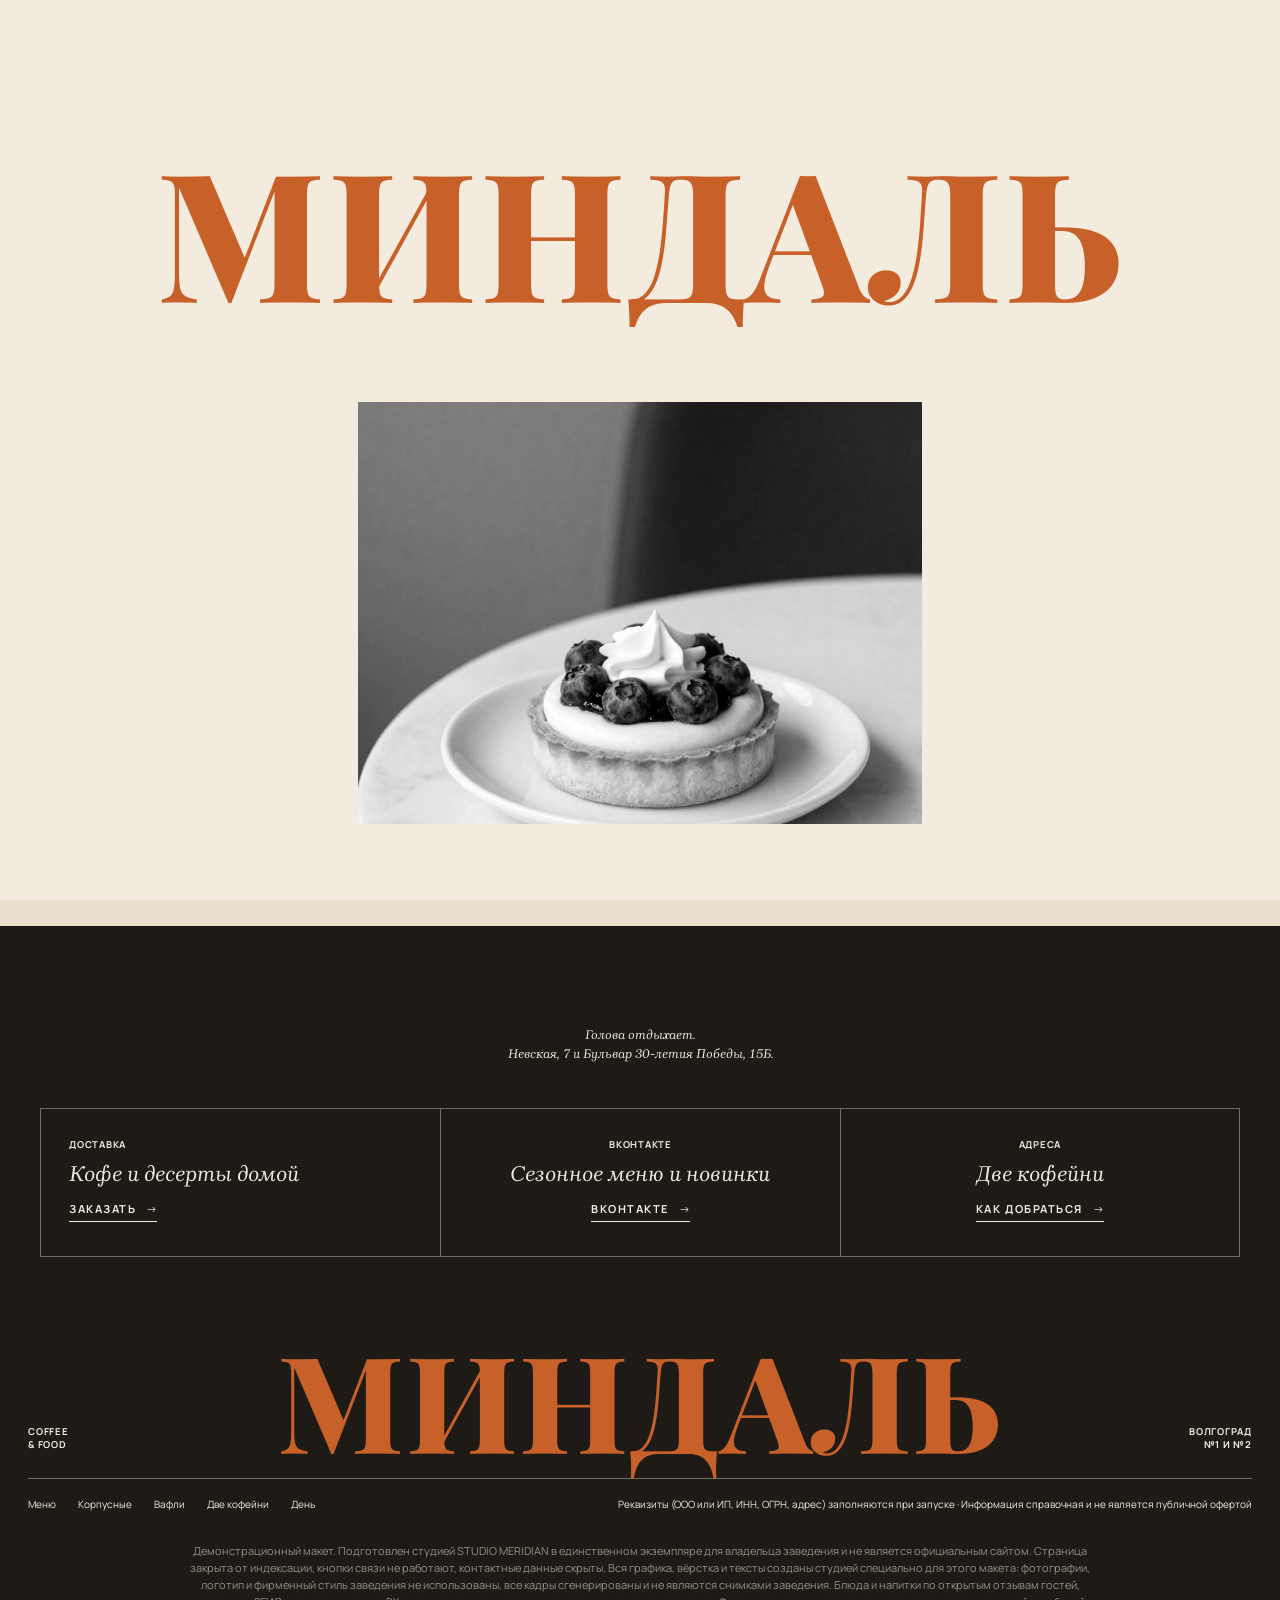
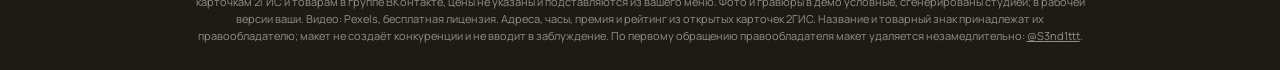
<file: 404/index.html>
<!DOCTYPE html>
<html lang="ru" data-v="1" data-base="../" class="nojs" data-tone="l">
<head>
<meta charset="UTF-8">
<meta name="viewport" content="width=device-width, initial-scale=1, viewport-fit=cover">
<meta name="robots" content="noindex, nofollow">
<title>Страница не найдена · Демо-макет сайта · STUDIO MERIDIAN</title>
<meta name="description" content="Такой страницы нет.">
<meta name="theme-color" content="#F3EBDD">
<meta property="og:type" content="website">
<meta property="og:title" content="Демо-макет сайта · STUDIO MERIDIAN">
<meta property="og:description" content="Такой страницы нет.">
<meta property="og:url" content="https://sasakolpakoh227-a11y.github.io/mindal/404/">
<meta property="og:image" content="https://sasakolpakoh227-a11y.github.io/mindal/img/og.jpg?v=1">
<link rel="icon" href="data:image/svg+xml,%3Csvg xmlns='http://www.w3.org/2000/svg' viewBox='0 0 40 40'%3E%3Crect width='40' height='40' rx='9' fill='%231E1B17'/%3E%3Cpath d='M14 31c-6-6-5-17 4-22 4 6 3 16-4 22zM25 33c-3-8 1-18 10-20 1 7-3 16-10 20z' fill='%23D9733A'/%3E%3C/svg%3E">
<link rel="preload" href="../fonts/playfair.woff2" as="font" type="font/woff2" crossorigin>
<link rel="preload" href="../fonts/manrope.woff2" as="font" type="font/woff2" crossorigin>
<link rel="preload" href="../fonts/brygada-italic.woff2" as="font" type="font/woff2" crossorigin>
<link rel="stylesheet" href="../skin.css?v=3e9a153c">
<link rel="stylesheet" href="../venue.css?v=c48a333d">
<noscript><style>.curtain{display:none}</style></noscript>
</head>
<body>
<p class="demo-strip">Демо-макет студии MERIDIAN · не является официальным сайтом заведения</p>
<div class="curtain" aria-hidden="true"><p class="wm" style="--wn:7"><span style="--i:0">м</span><span style="--i:1">и</span><span style="--i:2">н</span><span style="--i:3">д</span><span style="--i:4">а</span><span style="--i:5">л</span><span style="--i:6">ь</span></p><div class="pic"><div class="pi"><img src="../img/a-korpus.jpg?v=1" alt="" decoding="async" width="896" height="1120"></div></div></div>
<div class="veil" aria-hidden="true"></div>
<header class="top">
  <nav class="nav" aria-label="Разделы"><a href="../menu/">Меню</a><a href="../#korpus">Корпусные</a><a href="../#vafli">Вафли</a><a href="../#tochki">Две кофейни</a><a href="../den/">День</a></nav>
  <button class="burger" type="button" aria-expanded="false" aria-controls="menu">Меню</button>
  <a class="logo" href="../" aria-label="Миндаль, на главную"><svg class="lamp" viewBox="0 0 40 40" aria-hidden="true"><path d="M13 31c-6-6-5-17 4-22 4 6 3 16-4 22z" fill="none" stroke="currentColor" stroke-width="1.4"/><path d="M13 31c1-7 2-13 4-22" fill="none" stroke="currentColor" stroke-width="1"/><path d="M25 33c-3-8 1-18 10-20 1 7-3 16-10 20z" fill="none" stroke="currentColor" stroke-width="1.4"/><path d="M25 33c3-6 6-13 10-20" fill="none" stroke="currentColor" stroke-width="1"/></svg><span>миндаль</span></a>
  <div class="right"><span class="now" data-now></span><button type="button" data-hint="Телефон скрыт в демо. В рабочей версии кнопка сразу набирает номер.">Позвонить</button></div>
</header>
<div class="menu" id="menu" hidden><nav aria-label="Меню"><a href="../menu/">Меню</a><a href="../#korpus">Корпусные</a><a href="../#vafli">Вафли</a><a href="../#tochki">Две кофейни</a><a href="../den/">День</a></nav></div>
<main class="nf" data-bg="l">

  <h1 class="cap xxl rv"><span class="ln"><span>404</span></span><span class="ln"><span>Не найдено</span></span></h1>
  <p class="lead">Такой страницы нет. Зато есть корпусный с голубикой.</p>
  <a class="btn dark" href="../">На главную</a>
</main>
<footer class="foot" data-bg="g">
  <p class="quote">Голова отдыхает.<br>Невская, 7 и Бульвар 30‑летия Победы, 15Б.</p>
  <div class="boxes"><div class="box"><p class="k">Доставка</p><p class="it">Кофе и десерты домой</p><button class="btn" type="button" data-hint="В рабочей версии кнопка открывает доставку.">Заказать</button></div><div class="box"><p class="k">ВКонтакте</p><p class="it">Сезонное меню и новинки</p><button class="btn" type="button" data-hint="В рабочей версии здесь ваша группа ВКонтакте.">ВКонтакте</button></div><div class="box"><p class="k">Адреса</p><p class="it">Две кофейни</p><a class="btn" href="../gde/">Как добраться</a></div></div>
  <div class="sig"><p class="k">Coffee<br>&amp; food</p><p class="wm" aria-hidden="true" style="--wn:7">миндаль</p><p class="k r">Волгоград<br>№1 и №2</p></div>
  <div class="fine">
    <span><a href="../menu/">Меню</a><a href="../#korpus">Корпусные</a><a href="../#vafli">Вафли</a><a href="../#tochki">Две кофейни</a><a href="../den/">День</a></span>
    <span>Реквизиты (ООО или ИП, ИНН, ОГРН, адрес) заполняются при запуске · Информация справочная и не является публичной офертой</span>
  </div>
  <p class="note">Демонстрационный макет. Подготовлен студией STUDIO MERIDIAN в единственном экземпляре для владельца заведения и не является официальным сайтом. Страница закрыта от индексации, кнопки связи не работают, контактные данные скрыты. Вся графика, вёрстка и тексты созданы студией специально для этого макета: фотографии, логотип и фирменный стиль заведения не использованы, все кадры сгенерированы и не являются снимками заведения. Блюда и напитки по открытым отзывам гостей, карточкам 2ГИС и товарам в группе ВКонтакте, цены не указаны и подставляются из вашего меню. Фото и гравюры в демо условные, сгенерированы студией; в рабочей версии ваши. Видео: Pexels, бесплатная лицензия. Адреса, часы, премия и рейтинг из открытых карточек 2ГИС. Название и товарный знак принадлежат их правообладателю; макет не создаёт конкуренции и не вводит в заблуждение. По первому обращению правообладателя макет удаляется незамедлительно: <a href="https://t.me/S3nd1ttt" target="_blank" rel="noopener">@S3nd1ttt</a>.</p>
</footer>
<div class="toast" role="status" aria-live="polite" hidden></div>
<a class="mer-badge" href="https://t.me/S3nd1ttt" target="_blank" rel="noopener">MERIDIAN · Демо</a>
<script src="../skin.js?v=94cd19e5"></script>
<script src="../venue.js?v=4b300acd"></script>
</body>
</html>
</file>
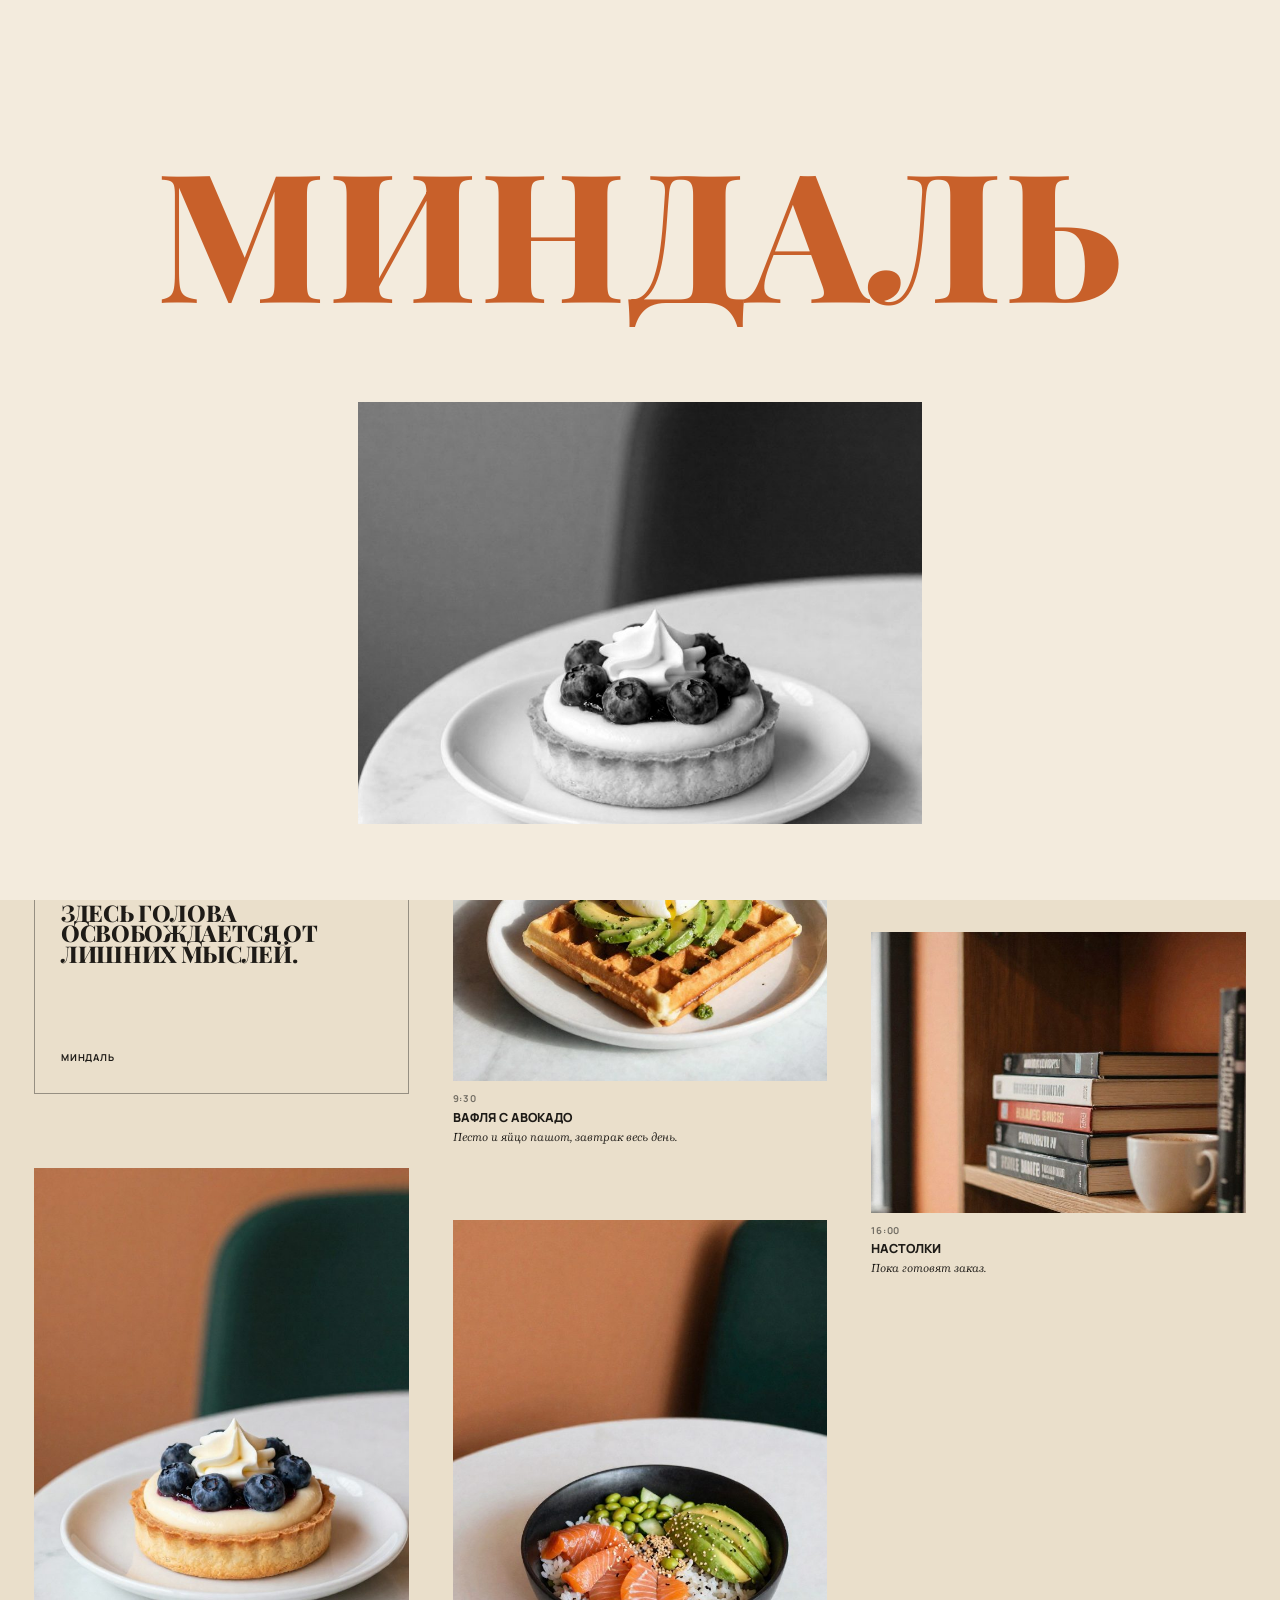
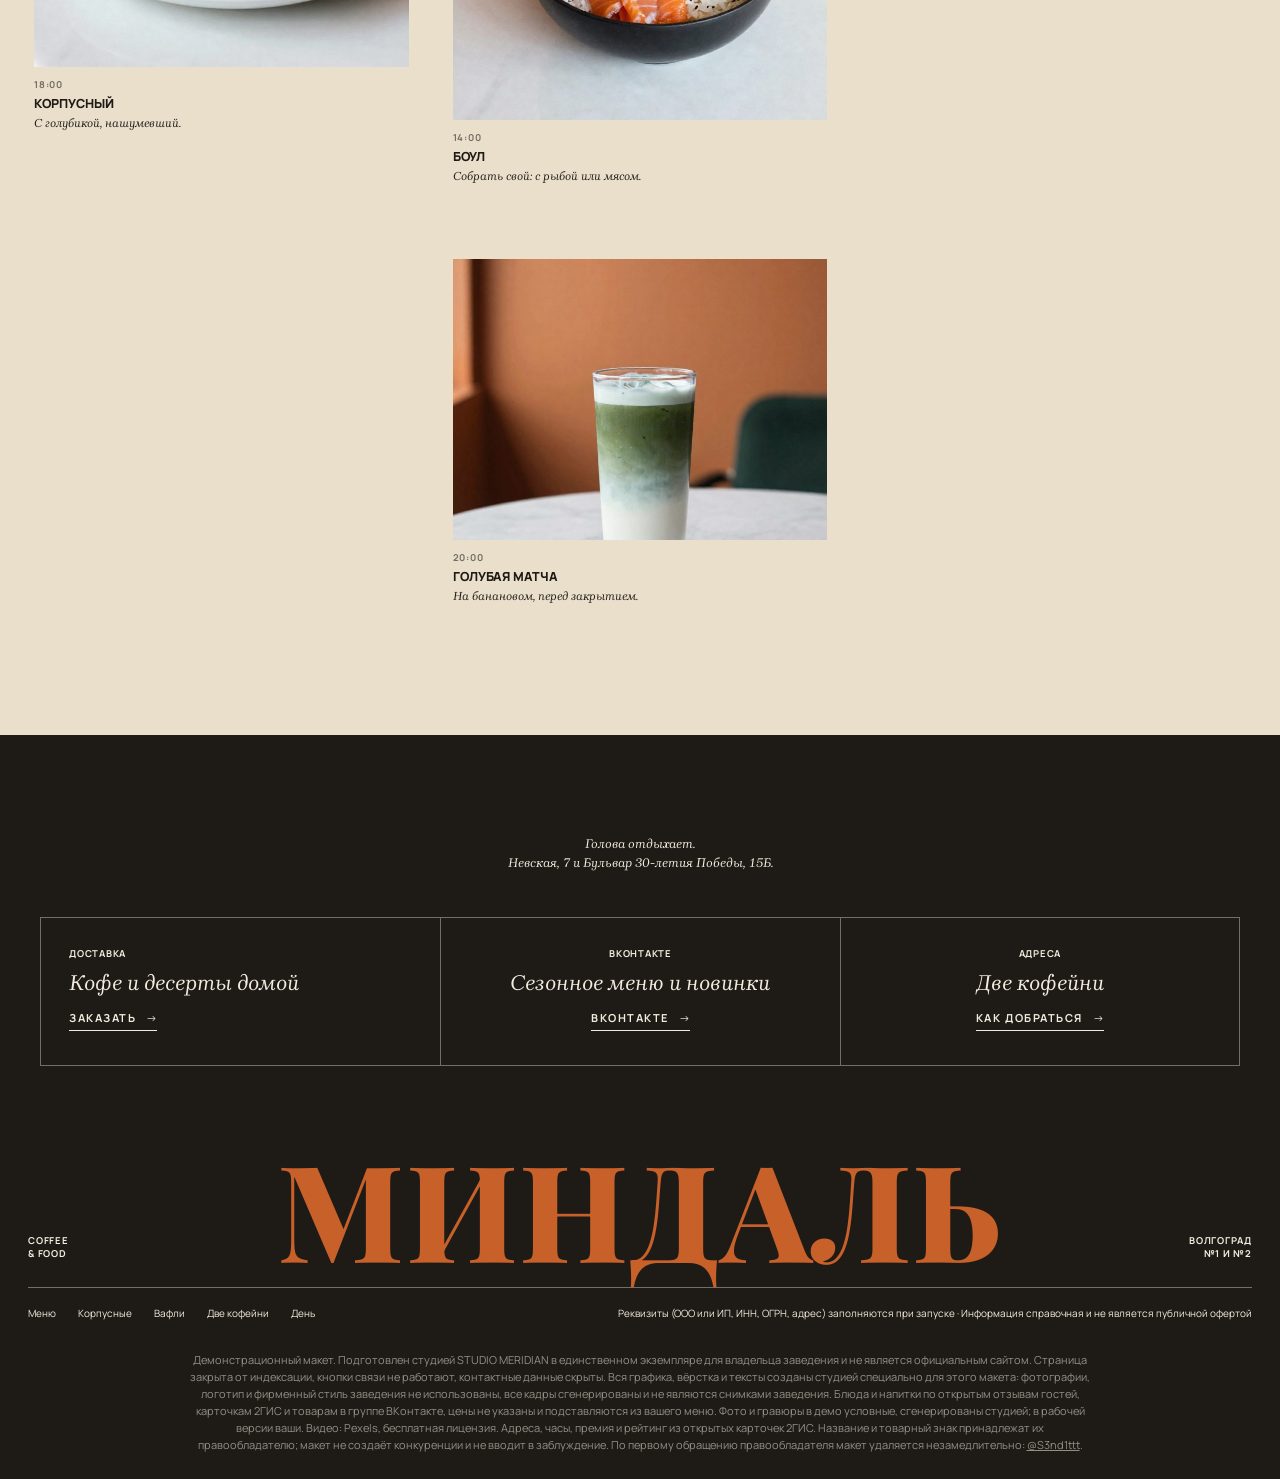
<file: den/index.html>
<!DOCTYPE html>
<html lang="ru" data-v="1" data-base="../" class="nojs" data-tone="l">
<head>
<meta charset="UTF-8">
<meta name="viewport" content="width=device-width, initial-scale=1, viewport-fit=cover">
<meta name="robots" content="noindex, nofollow">
<title>День Миндаля · Демо-макет сайта · STUDIO MERIDIAN</title>
<meta name="description" content="Один день кофеен Миндаль в Волгограде: от первой вафли до вечернего десерта.">
<meta name="theme-color" content="#F3EBDD">
<meta property="og:type" content="website">
<meta property="og:title" content="Демо-макет сайта · STUDIO MERIDIAN">
<meta property="og:description" content="Один день кофеен Миндаль в Волгограде: от первой вафли до вечернего десерта.">
<meta property="og:url" content="https://sasakolpakoh227-a11y.github.io/mindal/den/">
<meta property="og:image" content="https://sasakolpakoh227-a11y.github.io/mindal/img/og.jpg?v=1">
<link rel="icon" href="data:image/svg+xml,%3Csvg xmlns='http://www.w3.org/2000/svg' viewBox='0 0 40 40'%3E%3Crect width='40' height='40' rx='9' fill='%231E1B17'/%3E%3Cpath d='M14 31c-6-6-5-17 4-22 4 6 3 16-4 22zM25 33c-3-8 1-18 10-20 1 7-3 16-10 20z' fill='%23D9733A'/%3E%3C/svg%3E">
<link rel="preload" href="../fonts/playfair.woff2" as="font" type="font/woff2" crossorigin>
<link rel="preload" href="../fonts/manrope.woff2" as="font" type="font/woff2" crossorigin>
<link rel="preload" href="../fonts/brygada-italic.woff2" as="font" type="font/woff2" crossorigin>
<link rel="stylesheet" href="../skin.css?v=3e9a153c">
<link rel="stylesheet" href="../venue.css?v=c48a333d">
<noscript><style>.curtain{display:none}</style></noscript>
</head>
<body>
<p class="demo-strip">Демо-макет студии MERIDIAN · не является официальным сайтом заведения</p>
<div class="curtain" aria-hidden="true"><p class="wm" style="--wn:7"><span style="--i:0">м</span><span style="--i:1">и</span><span style="--i:2">н</span><span style="--i:3">д</span><span style="--i:4">а</span><span style="--i:5">л</span><span style="--i:6">ь</span></p><div class="pic"><div class="pi"><img src="../img/a-korpus.jpg?v=1" alt="" decoding="async" width="896" height="1120"></div></div></div>
<div class="veil" aria-hidden="true"></div>
<header class="top">
  <nav class="nav" aria-label="Разделы"><a href="../menu/">Меню</a><a href="../#korpus">Корпусные</a><a href="../#vafli">Вафли</a><a href="../#tochki">Две кофейни</a><a href="../den/" aria-current="page">День</a></nav>
  <button class="burger" type="button" aria-expanded="false" aria-controls="menu">Меню</button>
  <a class="logo" href="../" aria-label="Миндаль, на главную"><svg class="lamp" viewBox="0 0 40 40" aria-hidden="true"><path d="M13 31c-6-6-5-17 4-22 4 6 3 16-4 22z" fill="none" stroke="currentColor" stroke-width="1.4"/><path d="M13 31c1-7 2-13 4-22" fill="none" stroke="currentColor" stroke-width="1"/><path d="M25 33c-3-8 1-18 10-20 1 7-3 16-10 20z" fill="none" stroke="currentColor" stroke-width="1.4"/><path d="M25 33c3-6 6-13 10-20" fill="none" stroke="currentColor" stroke-width="1"/></svg><span>миндаль</span></a>
  <div class="right"><span class="now" data-now></span><button type="button" data-hint="Телефон скрыт в демо. В рабочей версии кнопка сразу набирает номер.">Позвонить</button></div>
</header>
<div class="menu" id="menu" hidden><nav aria-label="Меню"><a href="../menu/">Меню</a><a href="../#korpus">Корпусные</a><a href="../#vafli">Вафли</a><a href="../#tochki">Две кофейни</a><a href="../den/" aria-current="page">День</a></nav></div>
<main class="daily" data-bg="l">

  <section class="dh"><h1 class="script rv"><span class="ln"><span>День Миндаля</span></span></h1><p class="lead">С половины девятого<br>до вечернего рафа.</p></section>
  <section class="mas"><div class="col"><div class="it2 w"><figure class="px"><img src="../img/a-cup.jpg?v=1" alt="" loading="lazy" decoding="async" width="1024" height="1024"></figure><div class="cap2"><span class="k">8:30</span><b>Первый капучино</b><span>На бульваре открываются раньше.</span></div></div><div class="qt"><p class="cap s">Здесь голова освобождается от лишних мыслей.</p><p class="k">Миндаль</p></div><div class="it2 t"><figure class="px"><img src="../img/a-korpus.jpg?v=1" alt="" loading="lazy" decoding="async" width="896" height="1120"></figure><div class="cap2"><span class="k">18:00</span><b>Корпусный</b><span>С голубикой, нашумевший.</span></div></div></div><div class="col"><div class="it2 t"><figure class="px"><img src="../img/a-wafflesav.jpg?v=1" alt="" loading="lazy" decoding="async" width="896" height="1120"></figure><div class="cap2"><span class="k">9:30</span><b>Вафля с авокадо</b><span>Песто и яйцо пашот, завтрак весь день.</span></div></div><div class="it2 t"><figure class="px"><img src="../img/a-bowl.jpg?v=1" alt="" loading="lazy" decoding="async" width="896" height="1120"></figure><div class="cap2"><span class="k">14:00</span><b>Боул</b><span>Собрать свой: с рыбой или мясом.</span></div></div><div class="it2 w"><figure class="px"><img src="../img/a-matcha.jpg?v=1" alt="" loading="lazy" decoding="async" width="896" height="1120"></figure><div class="cap2"><span class="k">20:00</span><b>Голубая матча</b><span>На банановом, перед закрытием.</span></div></div></div><div class="col"><div class="it2 w"><figure class="px"><img src="../img/a-raf.jpg?v=1" alt="" loading="lazy" decoding="async" width="896" height="1120"></figure><div class="cap2"><span class="k">11:00</span><b>Раф солёная фисташка</b><span>Тот самый, вкуснее которого гостья не пила.</span></div></div><div class="it2 w"><figure class="px"><img src="../img/a-shelf.jpg?v=1" alt="" loading="lazy" decoding="async" width="896" height="1120"></figure><div class="cap2"><span class="k">16:00</span><b>Настолки</b><span>Пока готовят заказ.</span></div></div></div></section>
</main>
<footer class="foot" data-bg="g">
  <p class="quote">Голова отдыхает.<br>Невская, 7 и Бульвар 30‑летия Победы, 15Б.</p>
  <div class="boxes"><div class="box"><p class="k">Доставка</p><p class="it">Кофе и десерты домой</p><button class="btn" type="button" data-hint="В рабочей версии кнопка открывает доставку.">Заказать</button></div><div class="box"><p class="k">ВКонтакте</p><p class="it">Сезонное меню и новинки</p><button class="btn" type="button" data-hint="В рабочей версии здесь ваша группа ВКонтакте.">ВКонтакте</button></div><div class="box"><p class="k">Адреса</p><p class="it">Две кофейни</p><a class="btn" href="../gde/">Как добраться</a></div></div>
  <div class="sig"><p class="k">Coffee<br>&amp; food</p><p class="wm" aria-hidden="true" style="--wn:7">миндаль</p><p class="k r">Волгоград<br>№1 и №2</p></div>
  <div class="fine">
    <span><a href="../menu/">Меню</a><a href="../#korpus">Корпусные</a><a href="../#vafli">Вафли</a><a href="../#tochki">Две кофейни</a><a href="../den/">День</a></span>
    <span>Реквизиты (ООО или ИП, ИНН, ОГРН, адрес) заполняются при запуске · Информация справочная и не является публичной офертой</span>
  </div>
  <p class="note">Демонстрационный макет. Подготовлен студией STUDIO MERIDIAN в единственном экземпляре для владельца заведения и не является официальным сайтом. Страница закрыта от индексации, кнопки связи не работают, контактные данные скрыты. Вся графика, вёрстка и тексты созданы студией специально для этого макета: фотографии, логотип и фирменный стиль заведения не использованы, все кадры сгенерированы и не являются снимками заведения. Блюда и напитки по открытым отзывам гостей, карточкам 2ГИС и товарам в группе ВКонтакте, цены не указаны и подставляются из вашего меню. Фото и гравюры в демо условные, сгенерированы студией; в рабочей версии ваши. Видео: Pexels, бесплатная лицензия. Адреса, часы, премия и рейтинг из открытых карточек 2ГИС. Название и товарный знак принадлежат их правообладателю; макет не создаёт конкуренции и не вводит в заблуждение. По первому обращению правообладателя макет удаляется незамедлительно: <a href="https://t.me/S3nd1ttt" target="_blank" rel="noopener">@S3nd1ttt</a>.</p>
</footer>
<div class="toast" role="status" aria-live="polite" hidden></div>
<a class="mer-badge" href="https://t.me/S3nd1ttt" target="_blank" rel="noopener">MERIDIAN · Демо</a>
<script src="../skin.js?v=94cd19e5"></script>
<script src="../venue.js?v=4b300acd"></script>
</body>
</html>
</file>
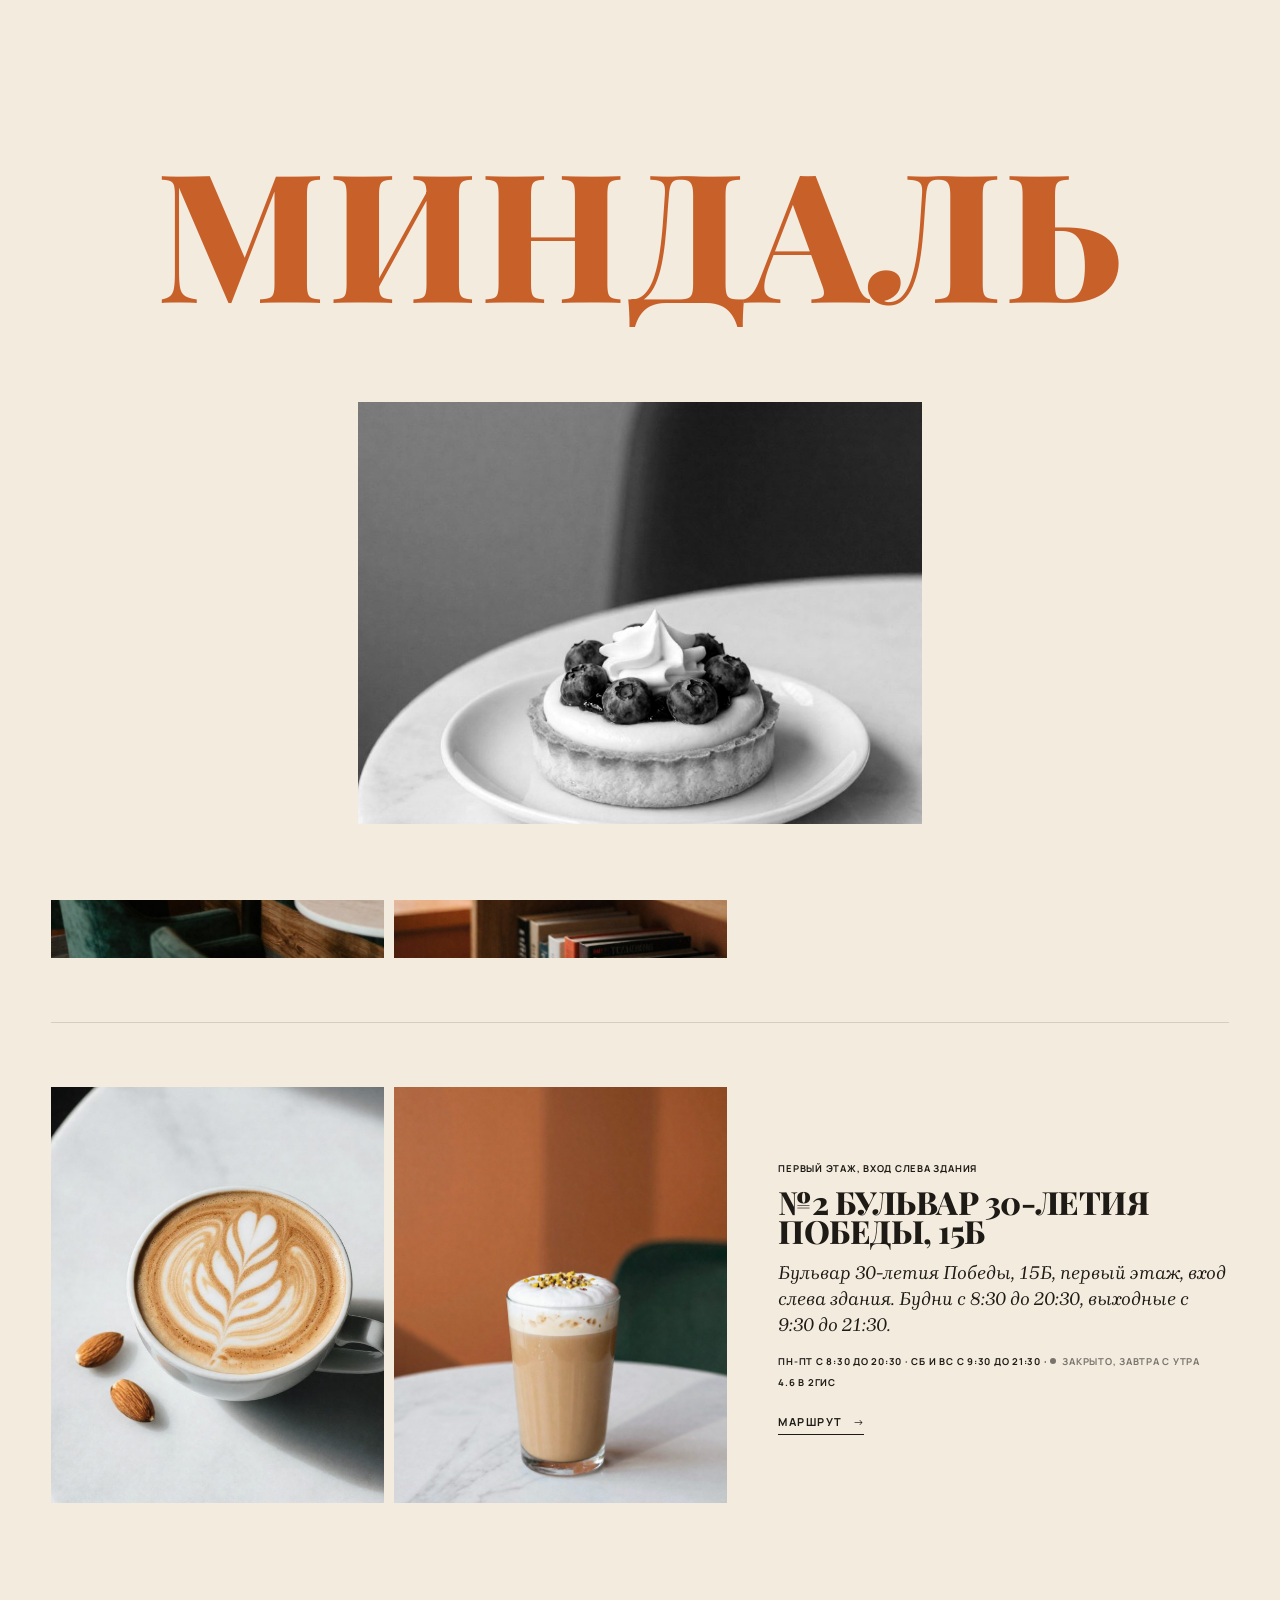
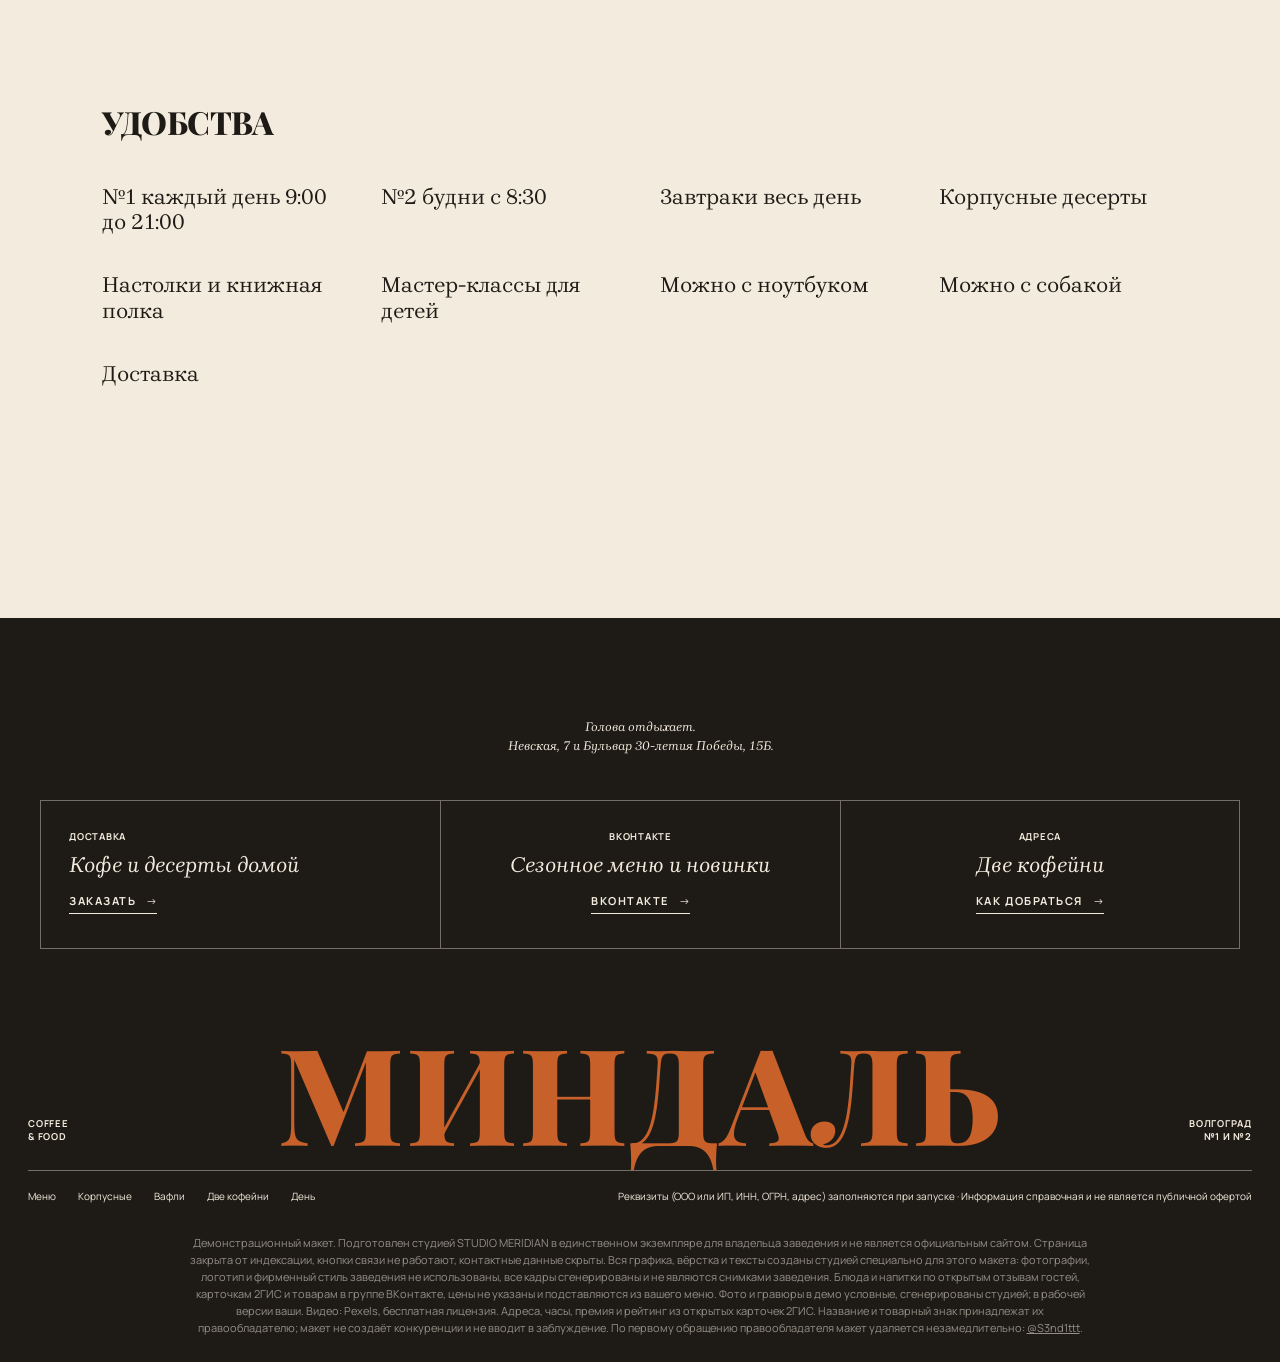
<file: gde/index.html>
<!DOCTYPE html>
<html lang="ru" data-v="1" data-base="../" class="nojs" data-tone="p">
<head>
<meta charset="UTF-8">
<meta name="viewport" content="width=device-width, initial-scale=1, viewport-fit=cover">
<meta name="robots" content="noindex, nofollow">
<title>Две кофейни · Демо-макет сайта · STUDIO MERIDIAN</title>
<meta name="description" content="Миндаль: Невская улица, 7 и бульвар 30-летия Победы, 15Б. Часы и статус «открыто».">
<meta name="theme-color" content="#F3EBDD">
<meta property="og:type" content="website">
<meta property="og:title" content="Демо-макет сайта · STUDIO MERIDIAN">
<meta property="og:description" content="Миндаль: Невская улица, 7 и бульвар 30-летия Победы, 15Б. Часы и статус «открыто».">
<meta property="og:url" content="https://sasakolpakoh227-a11y.github.io/mindal/gde/">
<meta property="og:image" content="https://sasakolpakoh227-a11y.github.io/mindal/img/og.jpg?v=1">
<link rel="icon" href="data:image/svg+xml,%3Csvg xmlns='http://www.w3.org/2000/svg' viewBox='0 0 40 40'%3E%3Crect width='40' height='40' rx='9' fill='%231E1B17'/%3E%3Cpath d='M14 31c-6-6-5-17 4-22 4 6 3 16-4 22zM25 33c-3-8 1-18 10-20 1 7-3 16-10 20z' fill='%23D9733A'/%3E%3C/svg%3E">
<link rel="preload" href="../fonts/playfair.woff2" as="font" type="font/woff2" crossorigin>
<link rel="preload" href="../fonts/manrope.woff2" as="font" type="font/woff2" crossorigin>
<link rel="preload" href="../fonts/brygada-italic.woff2" as="font" type="font/woff2" crossorigin>
<link rel="stylesheet" href="../skin.css?v=3e9a153c">
<link rel="stylesheet" href="../venue.css?v=c48a333d">
<noscript><style>.curtain{display:none}</style></noscript>
</head>
<body>
<p class="demo-strip">Демо-макет студии MERIDIAN · не является официальным сайтом заведения</p>
<div class="curtain" aria-hidden="true"><p class="wm" style="--wn:7"><span style="--i:0">м</span><span style="--i:1">и</span><span style="--i:2">н</span><span style="--i:3">д</span><span style="--i:4">а</span><span style="--i:5">л</span><span style="--i:6">ь</span></p><div class="pic"><div class="pi"><img src="../img/a-korpus.jpg?v=1" alt="" decoding="async" width="896" height="1120"></div></div></div>
<div class="veil" aria-hidden="true"></div>
<header class="top">
  <nav class="nav" aria-label="Разделы"><a href="../menu/">Меню</a><a href="../#korpus">Корпусные</a><a href="../#vafli">Вафли</a><a href="../#tochki">Две кофейни</a><a href="../den/">День</a></nav>
  <button class="burger" type="button" aria-expanded="false" aria-controls="menu">Меню</button>
  <a class="logo" href="../" aria-label="Миндаль, на главную"><svg class="lamp" viewBox="0 0 40 40" aria-hidden="true"><path d="M13 31c-6-6-5-17 4-22 4 6 3 16-4 22z" fill="none" stroke="currentColor" stroke-width="1.4"/><path d="M13 31c1-7 2-13 4-22" fill="none" stroke="currentColor" stroke-width="1"/><path d="M25 33c-3-8 1-18 10-20 1 7-3 16-10 20z" fill="none" stroke="currentColor" stroke-width="1.4"/><path d="M25 33c3-6 6-13 10-20" fill="none" stroke="currentColor" stroke-width="1"/></svg><span>миндаль</span></a>
  <div class="right"><span class="now" data-now></span><button type="button" data-hint="Телефон скрыт в демо. В рабочей версии кнопка сразу набирает номер.">Позвонить</button></div>
</header>
<div class="menu" id="menu" hidden><nav aria-label="Меню"><a href="../menu/">Меню</a><a href="../#korpus">Корпусные</a><a href="../#vafli">Вафли</a><a href="../#tochki">Две кофейни</a><a href="../den/">День</a></nav></div>
<main class="spots-p" data-bg="p">

  <section class="mh"><p class="kick">Волгоград</p><h1 class="cap l rv"><span class="ln"><span>Две</span></span><span class="ln"><span>кофейни</span></span></h1></section>
  <article class="spot" id="nevskaya">
    <div class="sp2"><figure class="px"><img src="../img/a-hall.jpg?v=1" alt="№1 Невская, 7" loading="lazy" decoding="async" width="864" height="1152"></figure><figure class="px"><img src="../img/a-shelf.jpg?v=1" alt="" loading="lazy" decoding="async" width="896" height="1120"></figure></div>
    <div class="si">
      <p class="k">Волгоград, кофейня с кухней · Премия 2ГИС: лучшая кофейня 2026</p>
      <h2 class="cap m">№1 Невская, 7</h2>
      <p class="it">Невская улица, 7. Каждый день с 9:00 до 21:00.</p>
      <p class="k">Ежедневно с 9:00 до 21:00 · <span class="st" data-open="9" data-close="21" data-open-we="9" data-close-we="21"></span></p>
      <p class="k">4.8 в 2ГИС · 205 оценок</p>
      <button class="btn" type="button" data-hint="В рабочей версии кнопка откроет маршрут в 2ГИС или Яндекс Картах.">Маршрут</button>
    </div>
  </article>
  <article class="spot" id="bulvar">
    <div class="sp2"><figure class="px"><img src="../img/a-cup.jpg?v=1" alt="№2 Бульвар 30‑летия Победы, 15Б" loading="lazy" decoding="async" width="1024" height="1024"></figure><figure class="px"><img src="../img/a-raf.jpg?v=1" alt="" loading="lazy" decoding="async" width="896" height="1120"></figure></div>
    <div class="si">
      <p class="k">первый этаж, вход слева здания</p>
      <h2 class="cap m">№2 Бульвар 30‑летия Победы, 15Б</h2>
      <p class="it">Бульвар 30-летия Победы, 15Б, первый этаж, вход слева здания. Будни с 8:30 до 20:30, выходные с 9:30 до 21:30.</p>
      <p class="k">Пн‑пт с 8:30 до 20:30 · сб и вс с 9:30 до 21:30 · <span class="st" data-open="8.5" data-close="20.5" data-open-we="9.5" data-close-we="21.5"></span></p>
      <p class="k">4.6 в 2ГИС</p>
      <button class="btn" type="button" data-hint="В рабочей версии кнопка откроет маршрут в 2ГИС или Яндекс Картах.">Маршрут</button>
    </div>
  </article>
  <section class="gives feats"><h2 class="cap m">Удобства</h2><div class="gv"><div><b>№1 каждый день 9:00 до 21:00</b></div><div><b>№2 будни с 8:30</b></div><div><b>Завтраки весь день</b></div><div><b>Корпусные десерты</b></div><div><b>Настолки и книжная полка</b></div><div><b>Мастер-классы для детей</b></div><div><b>Можно с ноутбуком</b></div><div><b>Можно с собакой</b></div><div><b>Доставка</b></div></div></section>
</main>
<footer class="foot" data-bg="g">
  <p class="quote">Голова отдыхает.<br>Невская, 7 и Бульвар 30‑летия Победы, 15Б.</p>
  <div class="boxes"><div class="box"><p class="k">Доставка</p><p class="it">Кофе и десерты домой</p><button class="btn" type="button" data-hint="В рабочей версии кнопка открывает доставку.">Заказать</button></div><div class="box"><p class="k">ВКонтакте</p><p class="it">Сезонное меню и новинки</p><button class="btn" type="button" data-hint="В рабочей версии здесь ваша группа ВКонтакте.">ВКонтакте</button></div><div class="box"><p class="k">Адреса</p><p class="it">Две кофейни</p><a class="btn" href="../gde/">Как добраться</a></div></div>
  <div class="sig"><p class="k">Coffee<br>&amp; food</p><p class="wm" aria-hidden="true" style="--wn:7">миндаль</p><p class="k r">Волгоград<br>№1 и №2</p></div>
  <div class="fine">
    <span><a href="../menu/">Меню</a><a href="../#korpus">Корпусные</a><a href="../#vafli">Вафли</a><a href="../#tochki">Две кофейни</a><a href="../den/">День</a></span>
    <span>Реквизиты (ООО или ИП, ИНН, ОГРН, адрес) заполняются при запуске · Информация справочная и не является публичной офертой</span>
  </div>
  <p class="note">Демонстрационный макет. Подготовлен студией STUDIO MERIDIAN в единственном экземпляре для владельца заведения и не является официальным сайтом. Страница закрыта от индексации, кнопки связи не работают, контактные данные скрыты. Вся графика, вёрстка и тексты созданы студией специально для этого макета: фотографии, логотип и фирменный стиль заведения не использованы, все кадры сгенерированы и не являются снимками заведения. Блюда и напитки по открытым отзывам гостей, карточкам 2ГИС и товарам в группе ВКонтакте, цены не указаны и подставляются из вашего меню. Фото и гравюры в демо условные, сгенерированы студией; в рабочей версии ваши. Видео: Pexels, бесплатная лицензия. Адреса, часы, премия и рейтинг из открытых карточек 2ГИС. Название и товарный знак принадлежат их правообладателю; макет не создаёт конкуренции и не вводит в заблуждение. По первому обращению правообладателя макет удаляется незамедлительно: <a href="https://t.me/S3nd1ttt" target="_blank" rel="noopener">@S3nd1ttt</a>.</p>
</footer>
<div class="toast" role="status" aria-live="polite" hidden></div>
<a class="mer-badge" href="https://t.me/S3nd1ttt" target="_blank" rel="noopener">MERIDIAN · Демо</a>
<script src="../skin.js?v=94cd19e5"></script>
<script src="../venue.js?v=4b300acd"></script>
</body>
</html>
</file>
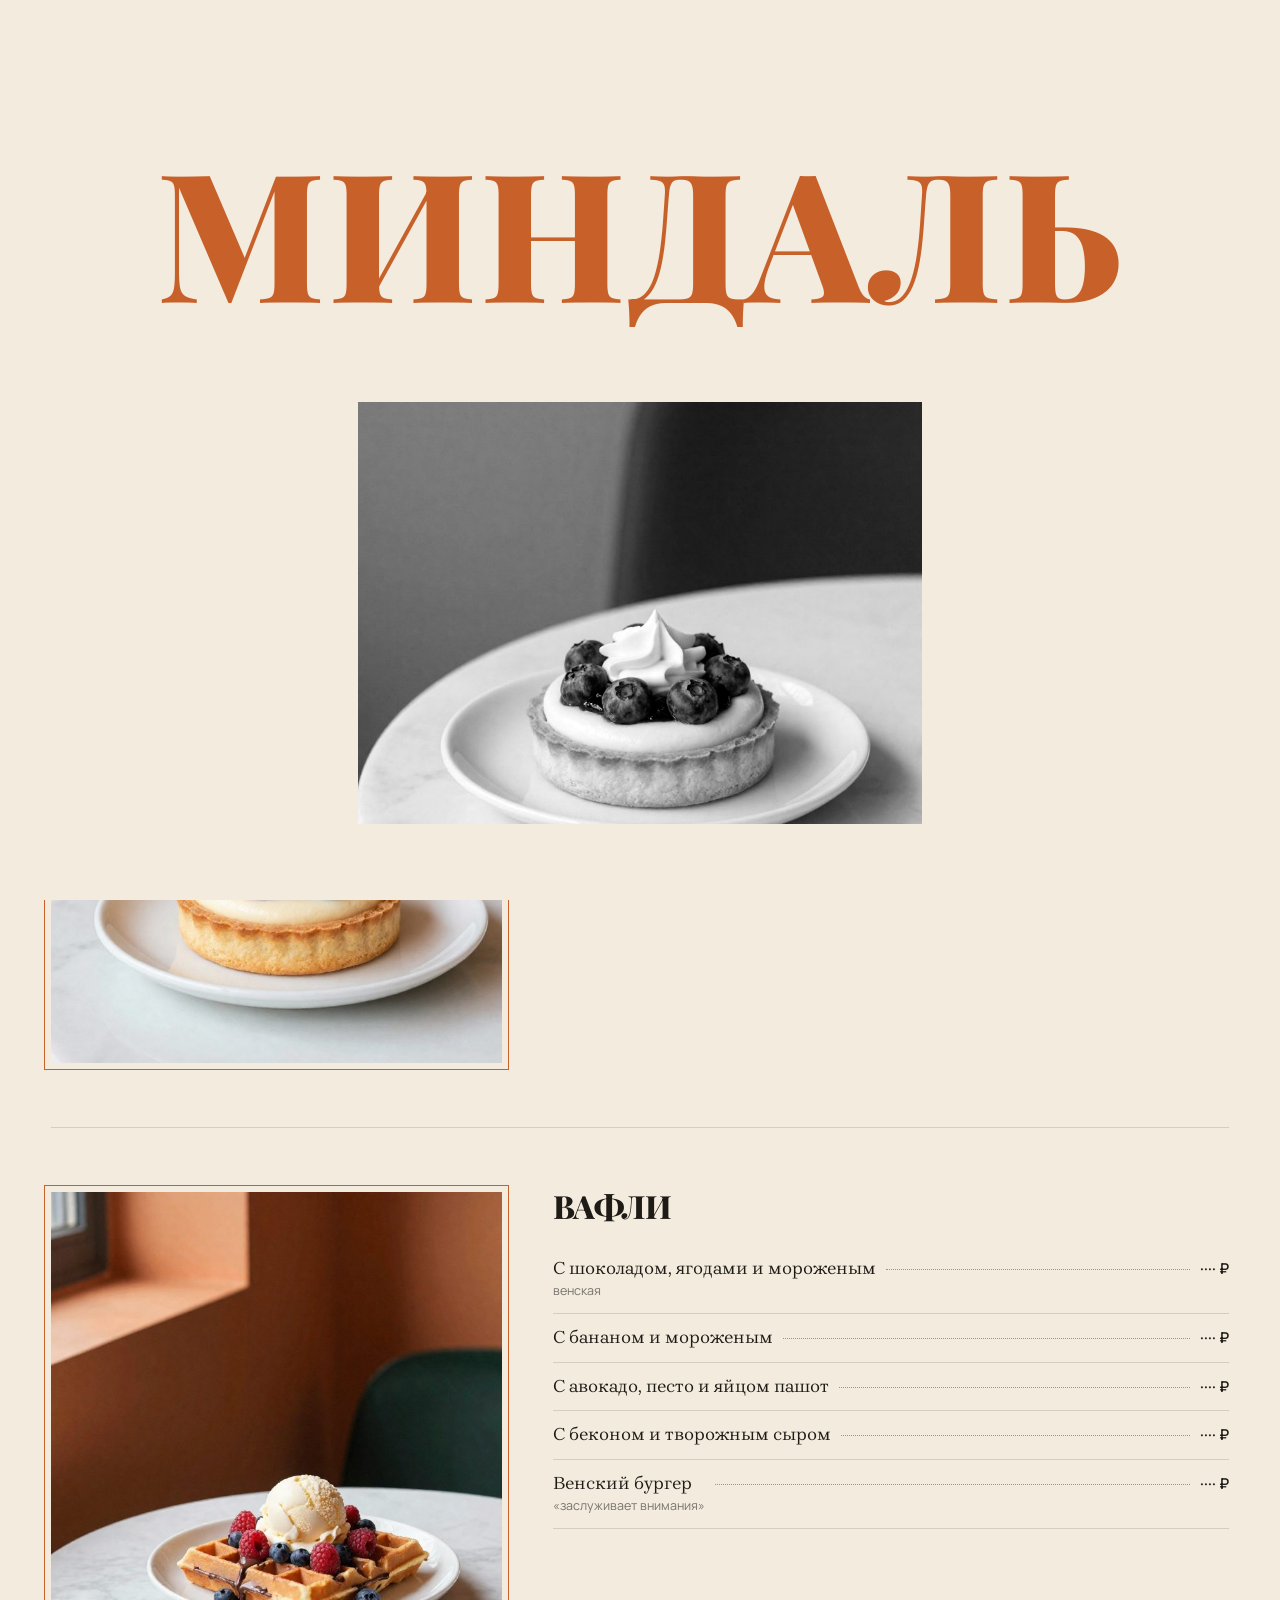
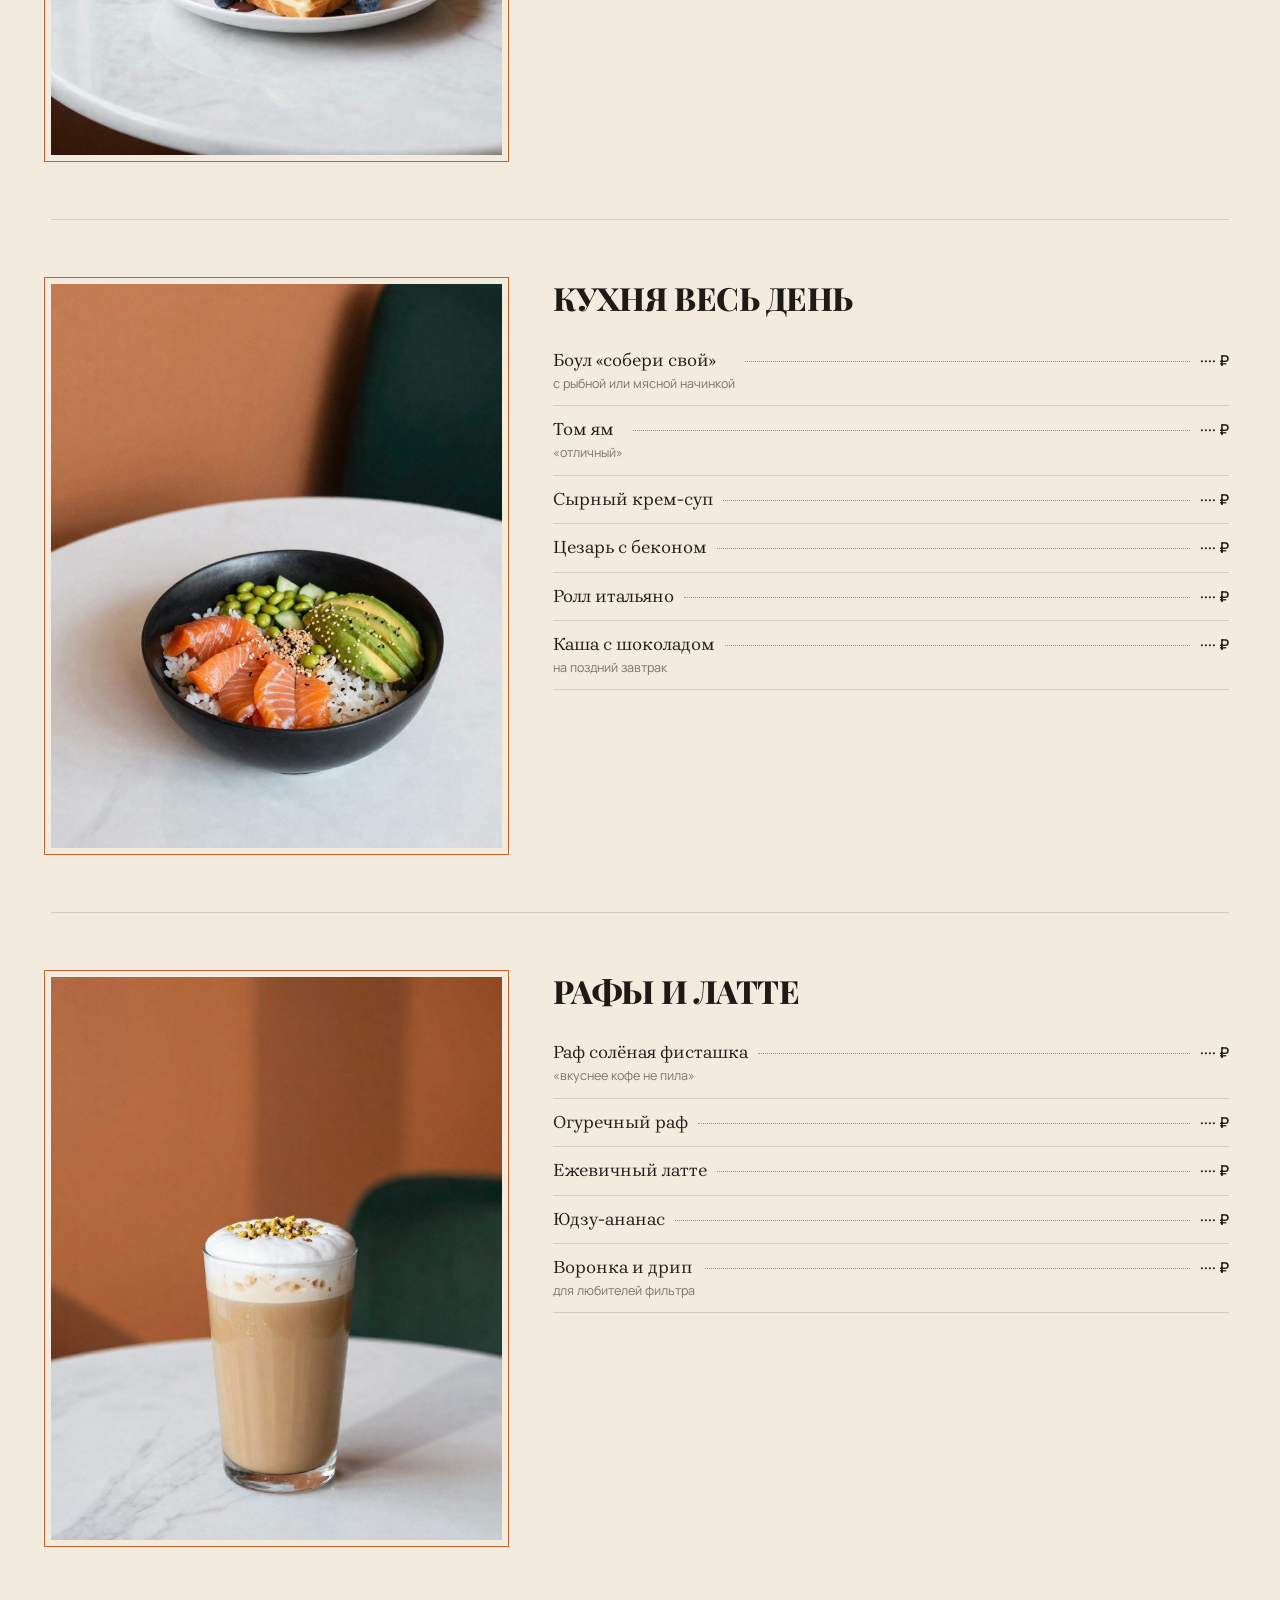
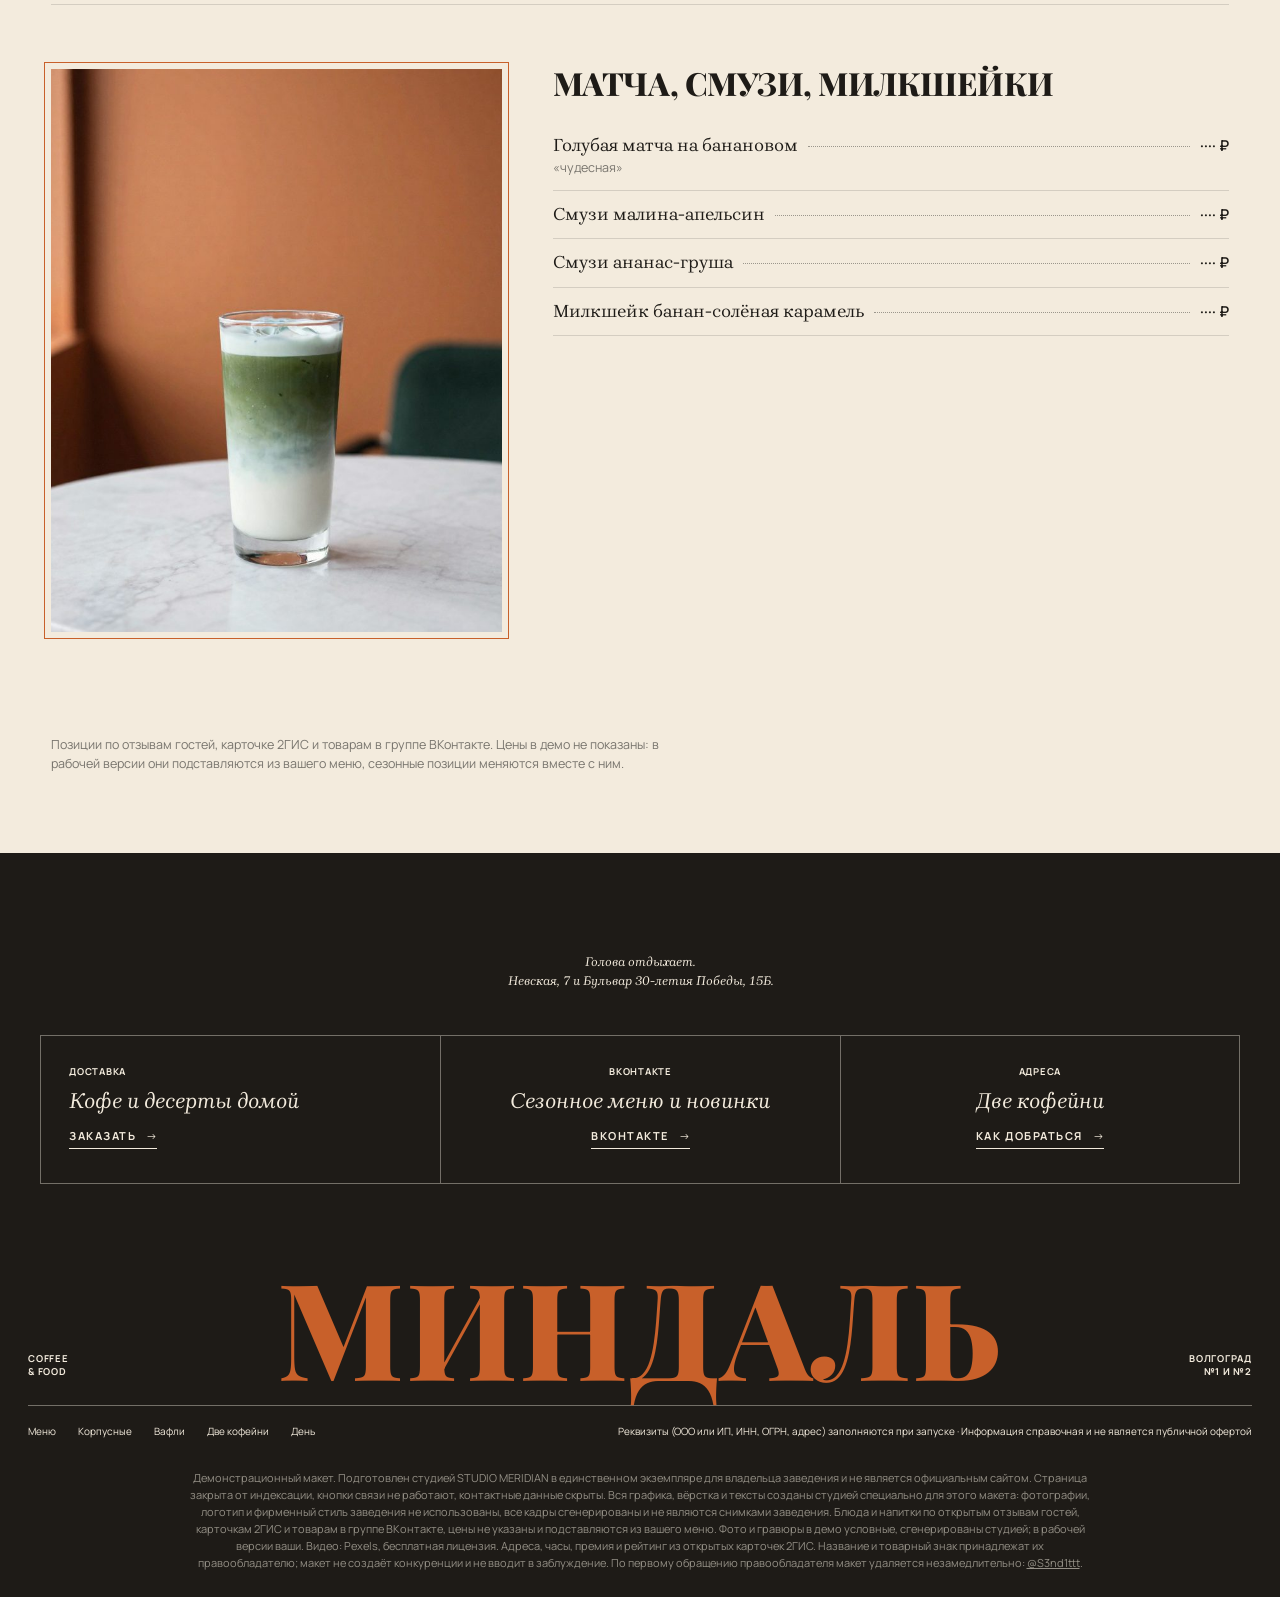
<file: menu/index.html>
<!DOCTYPE html>
<html lang="ru" data-v="1" data-base="../" class="nojs" data-tone="p">
<head>
<meta charset="UTF-8">
<meta name="viewport" content="width=device-width, initial-scale=1, viewport-fit=cover">
<meta name="robots" content="noindex, nofollow">
<title>Меню · Демо-макет сайта · STUDIO MERIDIAN</title>
<meta name="description" content="Меню кофеен Миндаль в Волгограде: корпусные десерты, вафли, боулы, раф солёная фисташка, голубая матча.">
<meta name="theme-color" content="#F3EBDD">
<meta property="og:type" content="website">
<meta property="og:title" content="Демо-макет сайта · STUDIO MERIDIAN">
<meta property="og:description" content="Меню кофеен Миндаль в Волгограде: корпусные десерты, вафли, боулы, раф солёная фисташка, голубая матча.">
<meta property="og:url" content="https://sasakolpakoh227-a11y.github.io/mindal/menu/">
<meta property="og:image" content="https://sasakolpakoh227-a11y.github.io/mindal/img/og.jpg?v=1">
<link rel="icon" href="data:image/svg+xml,%3Csvg xmlns='http://www.w3.org/2000/svg' viewBox='0 0 40 40'%3E%3Crect width='40' height='40' rx='9' fill='%231E1B17'/%3E%3Cpath d='M14 31c-6-6-5-17 4-22 4 6 3 16-4 22zM25 33c-3-8 1-18 10-20 1 7-3 16-10 20z' fill='%23D9733A'/%3E%3C/svg%3E">
<link rel="preload" href="../fonts/playfair.woff2" as="font" type="font/woff2" crossorigin>
<link rel="preload" href="../fonts/manrope.woff2" as="font" type="font/woff2" crossorigin>
<link rel="preload" href="../fonts/brygada-italic.woff2" as="font" type="font/woff2" crossorigin>
<link rel="stylesheet" href="../skin.css?v=3e9a153c">
<link rel="stylesheet" href="../venue.css?v=c48a333d">
<noscript><style>.curtain{display:none}</style></noscript>
</head>
<body>
<p class="demo-strip">Демо-макет студии MERIDIAN · не является официальным сайтом заведения</p>
<div class="curtain" aria-hidden="true"><p class="wm" style="--wn:7"><span style="--i:0">м</span><span style="--i:1">и</span><span style="--i:2">н</span><span style="--i:3">д</span><span style="--i:4">а</span><span style="--i:5">л</span><span style="--i:6">ь</span></p><div class="pic"><div class="pi"><img src="../img/a-korpus.jpg?v=1" alt="" decoding="async" width="896" height="1120"></div></div></div>
<div class="veil" aria-hidden="true"></div>
<header class="top">
  <nav class="nav" aria-label="Разделы"><a href="../menu/" aria-current="page">Меню</a><a href="../#korpus">Корпусные</a><a href="../#vafli">Вафли</a><a href="../#tochki">Две кофейни</a><a href="../den/">День</a></nav>
  <button class="burger" type="button" aria-expanded="false" aria-controls="menu">Меню</button>
  <a class="logo" href="../" aria-label="Миндаль, на главную"><svg class="lamp" viewBox="0 0 40 40" aria-hidden="true"><path d="M13 31c-6-6-5-17 4-22 4 6 3 16-4 22z" fill="none" stroke="currentColor" stroke-width="1.4"/><path d="M13 31c1-7 2-13 4-22" fill="none" stroke="currentColor" stroke-width="1"/><path d="M25 33c-3-8 1-18 10-20 1 7-3 16-10 20z" fill="none" stroke="currentColor" stroke-width="1.4"/><path d="M25 33c3-6 6-13 10-20" fill="none" stroke="currentColor" stroke-width="1"/></svg><span>миндаль</span></a>
  <div class="right"><span class="now" data-now></span><button type="button" data-hint="Телефон скрыт в демо. В рабочей версии кнопка сразу набирает номер.">Позвонить</button></div>
</header>
<div class="menu" id="menu" hidden><nav aria-label="Меню"><a href="../menu/" aria-current="page">Меню</a><a href="../#korpus">Корпусные</a><a href="../#vafli">Вафли</a><a href="../#tochki">Две кофейни</a><a href="../den/">День</a></nav></div>
<main class="menu-p" data-bg="p">

  <section class="mh"><p class="kick">Coffee & food</p><h1 class="cap l rv"><span class="ln"><span>Меню</span></span></h1><nav class="mtabs" aria-label="Разделы меню"><a href="#korpus">Корпусные десерты</a><a href="#vafli">Вафли</a><a href="#eda">Кухня весь день</a><a href="#rafy">Рафы и латте</a><a href="#holod">Матча, смузи, милкшейки</a></nav></section>
  <section class="mcat" id="korpus"><figure class="px"><img src="../img/a-korpus.jpg?v=1" alt="Корпусные десерты" loading="lazy" decoding="async" width="896" height="1120"></figure><div><h2 class="cap m">Корпусные десерты</h2><ul class="mlist"><li><span><b>Корпусный с голубикой</b><small>«нашумевший», пишут гости</small></span><i></i><em>···· ₽</em></li><li><span><b>Корпусный с клубникой</b><small>«очень понравился»</small></span><i></i><em>···· ₽</em></li><li><span><b>Лаймовый корпусный</b></span><i></i><em>···· ₽</em></li><li><span><b>Авторский наполеон</b></span><i></i><em>···· ₽</em></li><li><span><b>Десерт с фисташкой</b><small>«покорил моё сердце»</small></span><i></i><em>···· ₽</em></li></ul></div></section>
  <section class="mcat" id="vafli"><figure class="px"><img src="../img/a-waffle.jpg?v=1" alt="Вафли" loading="lazy" decoding="async" width="896" height="1120"></figure><div><h2 class="cap m">Вафли</h2><ul class="mlist"><li><span><b>С шоколадом, ягодами и мороженым</b><small>венская</small></span><i></i><em>···· ₽</em></li><li><span><b>С бананом и мороженым</b></span><i></i><em>···· ₽</em></li><li><span><b>С авокадо, песто и яйцом пашот</b></span><i></i><em>···· ₽</em></li><li><span><b>С беконом и творожным сыром</b></span><i></i><em>···· ₽</em></li><li><span><b>Венский бургер</b><small>«заслуживает внимания»</small></span><i></i><em>···· ₽</em></li></ul></div></section>
  <section class="mcat" id="eda"><figure class="px"><img src="../img/a-bowl.jpg?v=1" alt="Кухня весь день" loading="lazy" decoding="async" width="896" height="1120"></figure><div><h2 class="cap m">Кухня весь день</h2><ul class="mlist"><li><span><b>Боул «собери свой»</b><small>с рыбной или мясной начинкой</small></span><i></i><em>···· ₽</em></li><li><span><b>Том ям</b><small>«отличный»</small></span><i></i><em>···· ₽</em></li><li><span><b>Сырный крем‑суп</b></span><i></i><em>···· ₽</em></li><li><span><b>Цезарь с беконом</b></span><i></i><em>···· ₽</em></li><li><span><b>Ролл итальяно</b></span><i></i><em>···· ₽</em></li><li><span><b>Каша с шоколадом</b><small>на поздний завтрак</small></span><i></i><em>···· ₽</em></li></ul></div></section>
  <section class="mcat" id="rafy"><figure class="px"><img src="../img/a-raf.jpg?v=1" alt="Рафы и латте" loading="lazy" decoding="async" width="896" height="1120"></figure><div><h2 class="cap m">Рафы и латте</h2><ul class="mlist"><li><span><b>Раф солёная фисташка</b><small>«вкуснее кофе не пила»</small></span><i></i><em>···· ₽</em></li><li><span><b>Огуречный раф</b></span><i></i><em>···· ₽</em></li><li><span><b>Ежевичный латте</b></span><i></i><em>···· ₽</em></li><li><span><b>Юдзу‑ананас</b></span><i></i><em>···· ₽</em></li><li><span><b>Воронка и дрип</b><small>для любителей фильтра</small></span><i></i><em>···· ₽</em></li></ul></div></section>
  <section class="mcat" id="holod"><figure class="px"><img src="../img/a-matcha.jpg?v=1" alt="Матча, смузи, милкшейки" loading="lazy" decoding="async" width="896" height="1120"></figure><div><h2 class="cap m">Матча, смузи, милкшейки</h2><ul class="mlist"><li><span><b>Голубая матча на банановом</b><small>«чудесная»</small></span><i></i><em>···· ₽</em></li><li><span><b>Смузи малина‑апельсин</b></span><i></i><em>···· ₽</em></li><li><span><b>Смузи ананас‑груша</b></span><i></i><em>···· ₽</em></li><li><span><b>Милкшейк банан‑солёная карамель</b></span><i></i><em>···· ₽</em></li></ul></div></section>
  <p class="mnote">Позиции по отзывам гостей, карточке 2ГИС и товарам в группе ВКонтакте. Цены в демо не показаны: в рабочей версии они подставляются из вашего меню, сезонные позиции меняются вместе с ним.</p>
</main>
<footer class="foot" data-bg="g">
  <p class="quote">Голова отдыхает.<br>Невская, 7 и Бульвар 30‑летия Победы, 15Б.</p>
  <div class="boxes"><div class="box"><p class="k">Доставка</p><p class="it">Кофе и десерты домой</p><button class="btn" type="button" data-hint="В рабочей версии кнопка открывает доставку.">Заказать</button></div><div class="box"><p class="k">ВКонтакте</p><p class="it">Сезонное меню и новинки</p><button class="btn" type="button" data-hint="В рабочей версии здесь ваша группа ВКонтакте.">ВКонтакте</button></div><div class="box"><p class="k">Адреса</p><p class="it">Две кофейни</p><a class="btn" href="../gde/">Как добраться</a></div></div>
  <div class="sig"><p class="k">Coffee<br>&amp; food</p><p class="wm" aria-hidden="true" style="--wn:7">миндаль</p><p class="k r">Волгоград<br>№1 и №2</p></div>
  <div class="fine">
    <span><a href="../menu/">Меню</a><a href="../#korpus">Корпусные</a><a href="../#vafli">Вафли</a><a href="../#tochki">Две кофейни</a><a href="../den/">День</a></span>
    <span>Реквизиты (ООО или ИП, ИНН, ОГРН, адрес) заполняются при запуске · Информация справочная и не является публичной офертой</span>
  </div>
  <p class="note">Демонстрационный макет. Подготовлен студией STUDIO MERIDIAN в единственном экземпляре для владельца заведения и не является официальным сайтом. Страница закрыта от индексации, кнопки связи не работают, контактные данные скрыты. Вся графика, вёрстка и тексты созданы студией специально для этого макета: фотографии, логотип и фирменный стиль заведения не использованы, все кадры сгенерированы и не являются снимками заведения. Блюда и напитки по открытым отзывам гостей, карточкам 2ГИС и товарам в группе ВКонтакте, цены не указаны и подставляются из вашего меню. Фото и гравюры в демо условные, сгенерированы студией; в рабочей версии ваши. Видео: Pexels, бесплатная лицензия. Адреса, часы, премия и рейтинг из открытых карточек 2ГИС. Название и товарный знак принадлежат их правообладателю; макет не создаёт конкуренции и не вводит в заблуждение. По первому обращению правообладателя макет удаляется незамедлительно: <a href="https://t.me/S3nd1ttt" target="_blank" rel="noopener">@S3nd1ttt</a>.</p>
</footer>
<div class="toast" role="status" aria-live="polite" hidden></div>
<a class="mer-badge" href="https://t.me/S3nd1ttt" target="_blank" rel="noopener">MERIDIAN · Демо</a>
<script src="../skin.js?v=94cd19e5"></script>
<script src="../venue.js?v=4b300acd"></script>
</body>
</html>
</file>
<file: skin.css>
/* DEMOKIT, кожа MAISON: каркас MAISON CAFÉ (шрифты Manrope и Brygada 1918, SIL OFL) для демо реальным заведениям.
   Палитра и шрифты в переменных :root, заведение переопределяет их в своём venue.css. Фон меняется по разделам data-bg. */
@font-face{font-family:'MSans';src:url(fonts/manrope.woff2) format('woff2');font-weight:400 800;font-display:swap}
@font-face{font-family:'MSerif';src:url(fonts/brygada.woff2) format('woff2');font-weight:400 700;font-style:normal;font-display:swap}
@font-face{font-family:'MSerif';src:url(fonts/brygada-italic.woff2) format('woff2');font-weight:400 700;font-style:italic;font-display:swap}

:root{
  --gr:#1E1E1C;--gr2:#282826;--pa:#F1EEE7;--li:#E2DBCC;--kr:#D3BE98;--ink:#171716;--cream:#E9E3D6;--brass:#D9B26F;--acc:var(--brass);--disp:var(--sans);
  --sans:'MSans',system-ui,sans-serif;--serif:'MSerif',Georgia,serif;
  --ease:cubic-bezier(.2,.8,.2,1);--eio:cubic-bezier(.77,0,.175,1);--eo:cubic-bezier(.25,.46,.45,.94);--hd:64px;
}
html{--bg:var(--gr);--fg:var(--cream);--mut:rgba(233,227,214,.58);--line:rgba(233,227,214,.16);--line2:rgba(233,227,214,.42);--tile:#4A5A4F}
html[data-tone=p]{--bg:var(--pa);--fg:var(--ink);--mut:rgba(23,23,22,.56);--line:rgba(23,23,22,.14);--line2:rgba(23,23,22,.4);--tile:#8E8982}
html[data-tone=l]{--bg:var(--li);--fg:var(--ink);--mut:rgba(23,23,22,.56);--line:rgba(23,23,22,.15);--line2:rgba(23,23,22,.4);--tile:#8E8982}
html[data-tone=k]{--bg:var(--kr);--fg:var(--ink);--mut:rgba(23,23,22,.6);--line:rgba(23,23,22,.18);--line2:rgba(23,23,22,.45);--tile:#8E8475}
html.en .ru,html:not(.en) .en{display:none}
*,*::before,*::after{box-sizing:border-box}
html,body{overflow-x:clip}
body{margin:0;background:var(--bg);color:var(--fg);font:400 15px/1.5 var(--sans);-webkit-font-smoothing:antialiased;transition:background-color .8s var(--ease),color .8s var(--ease)}
img,video{display:block;max-width:100%;height:auto}
a{color:inherit;text-decoration:none}
button,input{font:inherit;color:inherit}
button{background:none;border:0;padding:0;cursor:pointer}
figure{margin:0}
p{margin:0}
h1{margin:0;font:inherit}
.vh{position:absolute;width:1px;height:1px;overflow:hidden;clip:rect(0 0 0 0);white-space:nowrap}
:focus-visible{outline:1px solid currentColor;outline-offset:3px}

/* ── шрифтовые роли ── */
.cap{font:800 18px/.88 var(--disp);text-transform:uppercase;letter-spacing:-.035em;margin:0}
.cap.xl{font-size:clamp(56px,8.6vw,136px)}
.cap.l{font-size:clamp(40px,5.2vw,82px)}
.cap.m{font-size:clamp(24px,2.5vw,38px);line-height:.94;letter-spacing:-.03em}
.cap.s{font-size:15px;line-height:1.05;letter-spacing:-.01em}
.cap.s2{font-size:clamp(22px,2vw,28px);line-height:.95;letter-spacing:-.02em}
.kick{font:400 20px/1.2 var(--serif);margin-bottom:14px;letter-spacing:-.01em}
.lead{font-size:14px;line-height:1.5;margin-top:28px}
.k{font:700 9.5px/1.35 var(--sans);text-transform:uppercase;letter-spacing:.08em}
.btn{display:inline-block;border:1px solid var(--line2);padding:11px 28px;font:600 9.5px/1 var(--sans);text-transform:uppercase;letter-spacing:.12em;transition:background .3s,color .3s,border-color .3s}
.btn:hover{background:var(--fg);color:var(--bg);border-color:var(--fg)}

/* ── проявление заголовков по строкам (маска) и мягкое появление ── */
.ln{display:block;overflow:hidden;padding-bottom:.13em;margin-bottom:-.13em}
.ln>span{display:block;transform:translateY(108%);transition:transform 1.1s var(--ease)}
.ln:nth-child(2)>span{transition-delay:.09s}.ln:nth-child(3)>span{transition-delay:.18s}
.rv.in .ln>span{transform:none}
.rv-f{opacity:0;transform:translateY(16px);transition:opacity 1s var(--ease) .25s,transform 1s var(--ease) .25s}
.rv-f.in{opacity:1;transform:none}
html.nojs .ln>span,html.nojs .rv-f{transform:none;opacity:1}

/* ── шторка-загрузчик: знак, снизу поднимается кадр, потом шторка уходит вверх ── */
.curtain{position:fixed;inset:0;z-index:200;background:var(--pa);color:var(--ink);display:flex;flex-direction:column;align-items:center;justify-content:center;overflow:hidden;transition:transform 1.1s var(--eio)}
.curtain .wm{font:500 clamp(84px,14vw,230px)/.86 var(--serif);letter-spacing:-.045em;position:relative;z-index:2;overflow:hidden;padding:0 .04em .12em;white-space:nowrap}
.curtain .wm span{display:inline-block;transform:translateY(110%);transition:transform 1.25s var(--eio) calc(var(--i) * 45ms)}
.curtain .pic{width:min(44vw,620px);aspect-ratio:4/3;overflow:hidden;margin-top:-.1em;transform:translateY(80vh);transition:transform 1.6s var(--eio) .2s}
.curtain .pi{width:100%;height:100%;transform:translateY(-10%) scale(1.1);transition:transform 1.6s var(--eio) .2s}
.curtain .pic img{width:100%;height:100%;object-fit:cover;filter:grayscale(1) contrast(1.05)}
html.c1 .curtain .wm span{transform:none}
html.c1 .curtain .pic{transform:translateY(18%)}
html.c1 .curtain .pi{transform:translateY(0) scale(1.1)}
html.c2 .curtain{transform:translateY(-100%)}
html.c2 .curtain .pi{transform:translateY(40%) scale(1.2)}
html.quick .curtain{background:var(--gr);color:var(--cream);transition-duration:.8s}
html.quick .curtain .pic{display:none}
html.quick .curtain .wm span{transition-duration:.7s;transition-delay:calc(var(--i) * 18ms)}
html.c3 .curtain{display:none}
/* шторка между страницами: графит опускается сверху, новая страница открывается из-под неё */
.veil{position:fixed;inset:0;z-index:190;background:var(--gr);transform:translateY(-100%);transition:transform .75s var(--eio);pointer-events:none}
html.leaving .veil{transform:none}

/* ── шапка ── */
.top{position:sticky;top:0;z-index:50;height:var(--hd);display:grid;grid-template-columns:1fr auto 1fr;align-items:center;padding:0 28px;background:var(--bg);border-bottom:1px solid var(--line);transition:background-color .8s var(--ease),transform .5s cubic-bezier(.455,.03,.515,.955)}
html.hd-up .top{transform:translateY(-101%)}
.nav{display:flex;gap:22px;font-size:11.5px}
.nav a{position:relative;padding:4px 0}
.nav a::after{content:'';position:absolute;left:50%;bottom:-3px;height:1px;width:0;background:currentColor;transform:translateX(-50%);transition:width .5s cubic-bezier(.455,.03,.515,.955)}
.nav a:hover::after{width:100%}
.nav a[aria-current]::after{width:14px}
.nav a[aria-current]:hover::after{width:100%}
.logo{font:500 33px/1 var(--serif);letter-spacing:-.035em;white-space:nowrap}
.right{display:flex;justify-content:flex-end;align-items:center;gap:18px;font-size:11.5px;white-space:nowrap}
.langs{display:flex;gap:9px}
.langs button{color:var(--mut)}
.langs button[aria-pressed=true]{color:var(--fg)}
.burger{display:none;font-size:11.5px;justify-self:start}
.menu{position:fixed;inset:var(--hd) 0 0;z-index:49;background:var(--bg);padding:30px 24px}
.menu nav{display:flex;flex-direction:column;gap:6px}
.menu a{font:800 34px/1.05 var(--sans);text-transform:uppercase;letter-spacing:-.03em}

/* ── первый экран ── */
.hero{min-height:calc(100svh - var(--hd));display:flex;flex-direction:column;align-items:center;justify-content:center;text-align:center;padding:60px 24px 90px}
.hero .lead{max-width:520px}
.hero .btn{margin-top:30px}
.hbtns{display:flex;flex-wrap:wrap;justify-content:center;gap:10px}.hbtns .btn{margin:30px 0 0 !important}

/* ── пара видео: растёт по прокрутке ── */
.duo{height:190vh;--k:0}
.duo .stick{position:sticky;top:var(--hd);height:calc(100svh - var(--hd));display:grid;place-items:center}
.duo .pair{display:grid;grid-template-columns:1fr 1fr;width:calc(54vw + 36vw * var(--k));max-width:calc((100svh - var(--hd) - 60px) * 1.7)}
.duo figure{aspect-ratio:5/6;overflow:hidden;background:var(--gr2)}
.duo img,.duo video{width:100%;height:100%;object-fit:cover}

/* ── линейки и сетка пачек ── */
.ranges{padding:130px 24px 120px;text-align:center}
.grid{display:grid;grid-template-columns:repeat(3,1fr);gap:22px;max-width:1260px;margin:56px auto 50px;text-align:left}
.card{display:block}
.card .ph{position:relative;display:block;aspect-ratio:4/5;overflow:hidden;background:var(--tile)}
.card .ph img{position:absolute;inset:0;width:100%;height:100%;object-fit:cover;transition:opacity .6s var(--ease),transform 1.2s var(--ease)}
.card .ph .alt{opacity:0}
.card:hover .ph .alt{opacity:1}
.card:hover .ph img{transform:scale(1.025)}
.card .meta{display:grid;grid-template-columns:1fr auto;gap:2px 12px;padding:14px 0 6px}
.card .meta b{font:800 12.5px/1.2 var(--sans);text-transform:uppercase;letter-spacing:-.01em}
.card .meta .pr{position:relative;font-size:10.5px;padding-bottom:2px;align-self:start}
.card .meta .pr::after{content:'';position:absolute;left:0;right:0;bottom:0;height:1px;background:currentColor;transform:scaleX(0);transform-origin:left;transition:transform .5s cubic-bezier(.455,.03,.515,.955)}
.card:hover .meta .pr::after{transform:scaleX(1)}
.card .meta small{grid-column:1/-1;font-size:11px;color:var(--mut)}
.card[hidden]{display:none}
.tabs{display:flex;flex-wrap:wrap;justify-content:center;gap:8px;margin-top:36px}
.tabs button{border:1px solid var(--line);padding:9px 16px;font:600 9.5px/1 var(--sans);text-transform:uppercase;letter-spacing:.1em}
.tabs button[aria-pressed=true]{background:var(--fg);color:var(--bg);border-color:var(--fg)}
.shop .grid{margin-top:40px}
.banner{padding:140px 24px;text-align:center}
.banner .lead{max-width:460px;margin:26px auto 0}

/* ── парящий коллаж ── */
.collage{position:relative;padding:40px 0 120px}
.fl{position:relative;height:150vh;max-width:1400px;margin:0 auto}
.fl figure{position:absolute;overflow:hidden;background:var(--gr2);will-change:transform}
.fl img{width:100%;height:100%;object-fit:cover}
.fl .c0{left:50%;top:6vh;width:min(36vw,520px);aspect-ratio:3/4;margin-left:calc(min(36vw,520px) / -2);z-index:1}
.fl .c1{left:12%;top:26vh;width:11vw;aspect-ratio:4/5;z-index:2}
.fl .c2{right:13%;top:12vh;width:10vw;aspect-ratio:3/4}
.fl .c3{left:23%;top:96vh;width:10vw;aspect-ratio:1;z-index:2}
.fl .c4{right:22%;top:104vh;width:11vw;aspect-ratio:1;z-index:2}
.fl .c5{left:6%;top:70vh;width:9vw;aspect-ratio:1}
.collage .say{text-align:center;padding:0 24px;margin-top:-8vh;position:relative;z-index:3}
.collage .say .btn{margin-top:30px}

/* ── обжарка во всю ширину ── */
.roast .wide{height:100svh;overflow:hidden;background:var(--gr2)}
.roast .wide img,.roast .wide video{width:100%;height:100%;object-fit:cover;transform:scale(var(--z,1.12));will-change:transform}

/* ── кофейни на главной ── */
.stores{padding:120px 24px 110px;text-align:center}
.rows{max-width:1400px;margin:44px auto 40px;border-top:1px solid var(--line);text-align:left}
.ex{border-bottom:1px solid var(--line);transition:background .4s}
.ex.open{background:rgba(255,255,255,.05)}
.row{display:grid;grid-template-columns:auto 1fr auto;align-items:baseline;gap:16px;width:100%;text-align:left;padding:22px 18px 18px;transition:padding .5s var(--ease)}
.row b{font:800 clamp(24px,3.6vw,54px)/.95 var(--sans);letter-spacing:-.035em;text-transform:uppercase}
.row .ad{font:400 clamp(13px,1.5vw,22px)/1.2 var(--serif);color:var(--mut)}
.row .more{display:flex;align-items:center;gap:10px;font:600 9px/1 var(--sans);text-transform:uppercase;letter-spacing:.1em;opacity:.55;transition:opacity .3s}
.row .more svg{width:22px;height:22px;border-radius:50%;transition:transform .5s var(--ease),background .5s,color .5s}
.row:hover{padding-left:28px}
.row:hover .more,.ex.open .more{opacity:1}
.row:hover .more svg{background:var(--fg);color:var(--bg)}
.ex.open .more svg{transform:rotate(45deg)}
.exb{display:grid;grid-template-rows:0fr;transition:grid-template-rows .9s cubic-bezier(.645,.045,.355,1)}
.ex.open .exb{grid-template-rows:1fr}
.exi{overflow:hidden}
.drag{display:flex;gap:16px;overflow-x:auto;scrollbar-width:none;padding:6px 18px 40px;cursor:grab;user-select:none;-webkit-user-select:none}
.drag::-webkit-scrollbar{display:none}
.drag.grabbing{cursor:grabbing}
.drag figure{flex:0 0 min(22vw,300px);aspect-ratio:2/3;overflow:hidden;background:var(--gr2)}
.drag img{width:100%;height:100%;object-fit:cover;pointer-events:none}
.drag .info{flex:0 0 260px;display:flex;flex-direction:column;justify-content:flex-end;gap:14px;padding:0 10px}
.drag .info .it{font:italic 400 22px/1.2 var(--serif)}
.drag .info .k{color:var(--mut)}
.drag .info .btn{align-self:flex-start}

/* ── плейлист: курсивная бегущая строка, обложка у курсора ── */
.playlist{padding:110px 0 120px;text-align:center;position:relative}
.mqs{margin:40px 0 44px}
.mq{overflow:hidden;white-space:nowrap}
.mqi{display:inline-block;font:italic 400 max(36px,5.4vw)/1.2 var(--serif);letter-spacing:-.02em;animation:mq 90s linear infinite}
.mq.rev .mqi{animation-direction:reverse;animation-duration:110s}
.mqs:hover .mqi{animation-play-state:paused}
.tr{padding:0 .12em;transition:color .3s}
.mqs:hover .tr{color:var(--mut)}
.mqs .tr:hover{color:var(--fg)}
@keyframes mq{to{transform:translateX(-50%)}}
.cover{position:fixed;left:0;top:0;width:200px;aspect-ratio:1;pointer-events:none;z-index:40;opacity:0;transform:translate(-50%,-50%) scale(.85);transition:opacity .25s,transform .35s var(--ease)}
.cover.on{opacity:1;transform:translate(-50%,-50%) scale(1)}
.cover img{width:100%;height:100%;object-fit:cover;box-shadow:0 18px 40px rgba(0,0,0,.35)}
.pl-note{margin-top:14px;font-size:12px;color:var(--mut)}

/* ── подвал ── */
.foot{background:var(--gr);color:var(--cream);--mut:rgba(233,227,214,.58);--line:rgba(233,227,214,.16);--line2:rgba(233,227,214,.42);padding:100px 28px 26px}
.foot .quote{text-align:center;font-size:13px;line-height:1.45}
.boxes{display:grid;grid-template-columns:repeat(3,1fr);max-width:1200px;margin:44px auto 90px;border:1px solid var(--line2)}
.box{padding:30px 28px 34px;display:flex;flex-direction:column;align-items:center;text-align:center;gap:10px}
.box+.box{border-left:1px solid var(--line2)}
.box:first-child{align-items:flex-start;text-align:left}
.box .it{font:italic 400 22px/1.15 var(--serif);margin-bottom:6px}
.mail{display:flex;width:min(260px,100%);border-bottom:1px solid var(--line2)}
.mail input{flex:1;min-width:0;background:none;border:0;padding:8px 0;font-size:12px;outline:0}
.mail input::placeholder{color:var(--mut)}
.mail button{padding:0 4px}
.said{font-size:11px;color:var(--mut)}
.foot .btn:hover{background:var(--cream);color:var(--gr);border-color:var(--cream)}
.sig{display:grid;grid-template-columns:1fr auto 1fr;align-items:end;max-width:1400px;margin:0 auto;padding-bottom:26px;border-bottom:1px solid var(--line2)}
.sig .wm{font:500 clamp(70px,10.5vw,168px)/.78 var(--serif);letter-spacing:-.05em;white-space:nowrap}
.sig .r{text-align:right}
.fine{display:flex;justify-content:space-between;gap:20px;flex-wrap:wrap;max-width:1400px;margin:18px auto 0;font-size:10px}
.fine span:first-child{display:flex;gap:22px}
.fine a:hover{text-decoration:underline}
.foot .note{max-width:1400px;margin:22px auto 0;font-size:10.5px;line-height:1.5;color:var(--mut)}
.foot .note a{text-decoration:underline}

/* ── корзина ── */
.cart{position:fixed;inset:0;z-index:120;background:rgba(10,10,9,.42);opacity:0;visibility:hidden;transition:opacity .4s,visibility .4s}
.cart.open{opacity:1;visibility:visible}
.cart .panel{position:absolute;top:0;right:0;bottom:0;width:min(440px,100%);background:var(--pa);color:var(--ink);display:flex;flex-direction:column;transform:translateX(100%);transition:transform .6s var(--ease)}
.cart.open .panel{transform:none}
.cart .hd{display:flex;justify-content:space-between;align-items:center;padding:0 24px;height:var(--hd);border-bottom:1px solid rgba(23,23,22,.14)}
.cart .x{font-size:11.5px}
.cart .body{flex:1;overflow:auto;padding:22px 24px}
.cart ul{list-style:none;margin:0;padding:0}
.cart li{display:grid;grid-template-columns:72px 1fr auto;gap:14px;align-items:center;padding:12px 0;border-bottom:1px solid rgba(23,23,22,.12)}
.cart li img{width:72px;aspect-ratio:4/5;object-fit:cover;background:#8E8982}
.cart li b{display:block;font:800 12px/1.2 var(--sans);text-transform:uppercase}
.cart li small{display:block;font-size:11px;color:rgba(23,23,22,.6);margin-top:3px}
.cart .q{display:flex;align-items:center;gap:10px;font-size:12px}
.cart .q button{width:22px;height:22px;border:1px solid rgba(23,23,22,.3)}
.cart .sum{display:flex;justify-content:space-between;margin:20px 0;font:800 13px/1 var(--sans);text-transform:uppercase}
.cart .go{display:block;text-align:center;background:var(--ink);color:var(--pa);padding:15px;font:600 10px/1 var(--sans);text-transform:uppercase;letter-spacing:.12em}
.cart .fine2{margin-top:12px;font-size:11px;color:rgba(23,23,22,.6)}
.cart .empty{text-align:center;padding-top:60px}
.cart .empty p{font:italic 400 22px/1.2 var(--serif);margin-bottom:22px}
.cart .empty .btn{border-color:rgba(23,23,22,.4)}

/* ── страница товара ── */
.pdp .buy{display:grid;grid-template-columns:minmax(0,1.62fr) minmax(320px,1fr);border-bottom:1px solid var(--line)}
.pics{display:grid;grid-template-columns:1.62fr 1fr}
.pics figure{overflow:hidden;background:var(--tile)}
.pics .a{grid-column:1/-1;aspect-ratio:1/1.02}
.pics .b,.pics .c{aspect-ratio:1/1}
.pics .c{aspect-ratio:auto}
.pics img{width:100%;height:100%;object-fit:cover}
.panel{border-left:1px solid var(--line)}
.panel .in{position:sticky;top:var(--hd);padding:36px 40px 44px}
.panel .k{color:var(--mut)}
.panel h1{margin-top:10px}
.notes{font:italic 400 15px/1.35 var(--serif);margin-top:12px}
.price{font-size:13px;margin-top:14px}
.opt{margin-top:22px}
.seg{display:flex;flex-wrap:wrap;gap:6px;margin-top:8px}
.seg button{border:1px solid var(--line);padding:8px 12px;font-size:11px}
.seg button[aria-pressed=true]{border-color:var(--fg)}
.addrow{display:grid;grid-template-columns:auto 1fr;gap:8px;margin-top:24px}
.qty{display:flex;align-items:center;border:1px solid var(--line2)}
.qty button{width:34px;height:40px}
.qty span{min-width:20px;text-align:center;font-size:12px}
.add{background:var(--fg);color:var(--bg);font:600 9.5px/1 var(--sans);text-transform:uppercase;letter-spacing:.12em;transition:opacity .3s}
.add:hover{opacity:.85}
.add.done{opacity:.6}
.pts{list-style:none;padding:0;margin:24px 0 30px}
.panel dl{margin:0}
.panel dl div{display:grid;grid-template-columns:110px 1fr;gap:14px;padding:16px 0;border-top:1px solid var(--line2)}
.panel dt{font:800 9px/1.4 var(--sans);text-transform:uppercase;letter-spacing:.06em}
.panel dd{margin:0;font-size:11.5px;line-height:1.45}
.act{display:grid;grid-template-columns:minmax(0,1.62fr) minmax(320px,1fr);border-bottom:1px solid var(--line)}
.act .cell{border-bottom:1px solid var(--line)}
.act .cell:nth-child(odd){border-right:1px solid var(--line)}
.act .circ{display:grid;place-items:center;padding:60px}
.act .circ .px{width:min(30vw,380px);aspect-ratio:1;border-radius:50%;background:var(--tile)}
.act .txt{padding:46px 40px;display:flex;flex-direction:column;justify-content:center;gap:18px}
.act .txt.c{align-items:center;text-align:center}
.act .wide2{min-height:44vh;position:relative;background:var(--tile)}
.act .wide2 .px{position:absolute;inset:0}
.act .sm{font-size:12px;max-width:260px;color:var(--mut)}
.sign{width:90px;height:52px}
.ranges.more{padding-top:110px}

/* ── кофейни: список и своя карта ── */
.find{display:grid;grid-template-columns:400px 1fr;height:calc(100svh - var(--hd))}
.find .list{padding:30px 28px;overflow:auto;border-right:1px solid var(--line)}
.find .q{width:100%;border:1px solid var(--line2);background:none;padding:12px 14px;font-size:11px;letter-spacing:.06em;text-transform:uppercase;outline:0}
.find .q::placeholder{color:var(--mut)}
.spots{list-style:none;margin:20px 0 0;padding:0}
.spots button{display:block;width:100%;text-align:left;padding:18px 0;border-bottom:1px solid var(--line)}
.spots b{display:block;font:800 13px/1.2 var(--sans);text-transform:uppercase;letter-spacing:-.01em}
.spots .ad{display:block;font:400 13px/1.3 var(--serif);margin:6px 0 4px}
.spots .k{color:var(--mut)}
.spots button[aria-current] b{text-decoration:underline;text-underline-offset:4px}
.mapbox{position:relative;overflow:hidden;background:#DCD5C6;touch-action:none;cursor:grab}
.mapbox.grab{cursor:grabbing}
.mapbox .layer{position:absolute;left:0;top:0;transform-origin:0 0}
.mapbox .layer svg{display:block}
.mapbox .zoom{position:absolute;right:16px;top:16px;z-index:3;display:flex;flex-direction:column;border:1px solid rgba(23,23,22,.3);background:var(--pa)}
.mapbox .zoom button{width:34px;height:34px;color:var(--ink)}
.mapbox .zoom button+button{border-top:1px solid rgba(23,23,22,.2)}
.mapbox .attr{position:absolute;right:10px;bottom:8px;z-index:3;font-size:9.5px;color:rgba(23,23,22,.65);background:rgba(241,238,231,.8);padding:2px 6px}
.pin{position:absolute;z-index:2;width:34px;height:34px;margin:-17px 0 0 -17px;border-radius:50%;background:var(--ink);color:var(--pa);display:grid;place-items:center;font:500 19px/1 var(--serif);box-shadow:0 0 0 3px var(--pa);transition:transform .3s var(--ease)}
.pin::before{content:'m';margin-top:-3px}
.pin i{position:absolute;left:44px;top:50%;transform:translateY(-50%);white-space:nowrap;font:800 10px/1 var(--sans);font-style:normal;text-transform:uppercase;letter-spacing:.04em;color:var(--ink);background:var(--pa);padding:6px 8px;opacity:0;transition:opacity .3s;pointer-events:none}
.pin.on{transform:scale(1.18)}
.pin.on i,.pin:hover i{opacity:1}

/* ── день сети ── */
.dh{text-align:center;padding:70px 24px 60px}
.script{font:italic 400 clamp(88px,13vw,210px)/.92 var(--serif);letter-spacing:-.03em;margin:0}
.dh .lead{margin-top:18px}
.mas{display:grid;grid-template-columns:repeat(3,1fr);gap:44px;max-width:1260px;margin:0 auto;padding:20px 24px 130px}
.mas .col{display:flex;flex-direction:column;gap:56px}
.mas .col:nth-child(2){padding-top:110px}
.mas .col:nth-child(3){padding-top:40px}
.mas .px{background:var(--tile)}
.mas .t .px{aspect-ratio:3/4}
.mas .w .px{aspect-ratio:4/3}
.mas .cap2{display:grid;gap:4px;margin-top:12px;font-size:12px;line-height:1.45}
.mas .cap2 .k{color:var(--mut)}
.mas .cap2 b{font:800 12.5px/1.2 var(--sans);text-transform:uppercase}
.qt{border:1px solid var(--line2);padding:28px 26px;display:flex;flex-direction:column;gap:22px;min-height:220px;justify-content:space-between}
.qt .cap{font-size:clamp(20px,1.8vw,26px)}

/* ── вакансии ── */
.jh{text-align:center;padding:90px 24px 70px}
.jh .big{font:400 clamp(28px,3.3vw,50px)/1.14 var(--serif);max-width:1000px;margin:22px auto 0;letter-spacing:-.015em}
.jg{display:grid;grid-template-columns:1.2fr 1fr;gap:64px;align-items:center;max-width:1240px;margin:0 auto;padding:0 24px 90px}
.jg .px{aspect-ratio:4/3;background:var(--tile)}
.jg .sm{font-size:13px;line-height:1.55;margin:16px 0 26px;max-width:420px}
.roles{list-style:none;margin:0;padding:0;border-top:1px solid var(--line2)}
.roles li{display:grid;grid-template-columns:1fr auto;gap:2px 16px;padding:14px 0;border-bottom:1px solid var(--line2)}
.roles b{font:800 13px/1.2 var(--sans);text-transform:uppercase}
.roles .ad{font:400 13px/1.3 var(--serif);grid-column:1}
.roles .k{grid-row:1/3;grid-column:2;align-self:center;color:var(--mut)}
.jbox{padding:0 24px 130px}
.jbox .frame{max-width:760px;margin:0 auto;border:1px solid var(--line2);padding:64px 24px;text-align:center;display:flex;flex-direction:column;align-items:center;gap:16px}
.jbox .it{font:italic 400 30px/1.1 var(--serif)}
.jbox .tg{font:800 20px/1.2 var(--sans);border-bottom:1px solid currentColor;padding-bottom:2px}
.jbox .k{color:var(--mut)}

/* ── о нас ── */
.about{background-image:radial-gradient(rgba(255,255,255,.035) 1px,transparent 1px);background-size:3px 3px}
.ah{position:relative;max-width:1060px;margin:0 auto;padding:130px 24px 110px}
.ah .who{position:absolute;right:24px;top:40px;text-align:right;color:var(--mut)}
.ah .big{font:400 clamp(26px,2.9vw,44px)/1.2 var(--serif);letter-spacing:-.015em}
.ah .big+.big{margin-top:.6em}
.trio{display:grid;grid-template-columns:1fr 1.25fr 1fr;gap:18px;padding:0 28px 110px;align-items:end}
.trio .px{aspect-ratio:3/4;background:var(--tile)}
.trio .tf:nth-child(2) .px{aspect-ratio:4/5}
.trio .tf .k{margin-top:10px;color:var(--mut)}
.nums{display:grid;grid-template-columns:repeat(4,1fr);border-top:1px solid var(--line);border-bottom:1px solid var(--line);margin:0 28px 110px}
.nums div{padding:34px 24px;display:flex;flex-direction:column;gap:10px}
.nums div+div{border-left:1px solid var(--line)}
.nums b{font:800 clamp(44px,5vw,76px)/.9 var(--sans);letter-spacing:-.04em}

/* ── кадры в рамках: внутри чуть больше рамки, едут при прокрутке, при появлении уменьшаются со 110 % ── */
.px{position:relative;overflow:hidden}
.px>img,.px>video{display:block;width:100%;height:100%;object-fit:cover;scale:1.26;translate:0 var(--py,0px);transition:scale 1.8s var(--eo)}
.px.in>img,.px.in>video{scale:1.14}
.pics .px>img{scale:1.08;object-position:50% 58%}
.pics .px.in>img{scale:1.03}
.duo .px>video,.duo .px>img{scale:1.08}
.duo .px.in>video,.duo .px.in>img{scale:1.02}
.sd img{scale:1.1;transition:opacity .6s var(--ease),transform 1.2s var(--ease),scale 1.6s var(--eo)}
.sd.in img{scale:1}
.cap.xxl{font-size:clamp(56px,10.3vw,190px);line-height:.82}
.btn.dark{background:var(--ink);color:var(--pa);border-color:var(--ink)}
.btn.dark:hover{background:transparent;color:var(--ink)}
.foot .fine a{position:relative}
.foot .fine a::after{content:'';position:absolute;left:0;right:0;top:calc(100% + 3px);height:1px;background:currentColor;transform:scaleX(0);transition:transform .5s cubic-bezier(.455,.03,.515,.955)}
.foot .fine a:hover{text-decoration:none}
.foot .fine a:hover::after{transform:scaleX(1)}

/* ── страница сорта: свежесть, вкус, рецепт, подписка, пара, финал, плашка ── */
.fresh{display:flex;align-items:center;gap:8px;font-size:11.5px;margin-top:10px}
.fresh i{width:7px;height:7px;border-radius:50%;background:#6E9B5C;box-shadow:0 0 0 0 rgba(110,155,92,.6);animation:pulse 2.4s infinite}
@keyframes pulse{70%{box-shadow:0 0 0 7px rgba(110,155,92,0)}100%{box-shadow:0 0 0 0 rgba(110,155,92,0)}}
.bars{display:grid;gap:7px;margin-top:20px}
.bar{display:grid;grid-template-columns:96px 1fr;align-items:center}
.bar .k{color:var(--mut)}
.bar .dots{display:flex;gap:4px}
.bar i{width:22px;height:4px;background:var(--line);transition:background .6s}
.bar i.on{background:var(--fg)}
.rc{font:italic 400 13.5px/1.4 var(--serif);margin-top:10px;padding-left:12px;border-left:1px solid var(--line2)}
.seg b{font-weight:800;margin-left:4px}
.add{position:relative;overflow:hidden}
.add .t2{position:absolute;inset:0;display:grid;place-items:center;transform:translateY(100%);transition:transform .5s var(--eio)}
.add .t1{display:block;transition:transform .5s var(--eio)}
.add.done .t1{transform:translateY(-140%)}
.add.done .t2{transform:none}
.pairl{display:grid;gap:4px;margin-top:6px;padding:16px 0 0;border-top:1px solid var(--line2)}
.pairl .k{color:var(--mut)}
.pairl b{font:800 13px/1.2 var(--sans);text-transform:uppercase}
.pairl small{font-size:11.5px;color:var(--mut)}
.pairl:hover b{text-decoration:underline;text-underline-offset:3px}
.closing{text-align:center;padding:130px 24px 140px;border-top:1px solid var(--line)}
.closing .big{font:400 clamp(26px,3vw,46px)/1.2 var(--serif);letter-spacing:-.015em;max-width:1000px;margin:0 auto 34px}
.pwrap{position:relative;min-width:0}
.gdots{display:none}
.mbar{display:none}
[data-cart] .bump{display:inline-block;animation:bump .5s var(--ease)}
@keyframes bump{40%{transform:scale(1.5)}}

/* ── корзина: порог доставки, подписка, пара ── */
.cart .ship{margin:4px 0 18px;font-size:11.5px}
.cart .ship .tr2{height:3px;background:rgba(23,23,22,.12);margin-top:8px;overflow:hidden}
.cart .ship .tr2 i{display:block;height:100%;background:var(--ink);transition:width .6s var(--ease)}
.cart li small em{font-style:normal;color:#6E8B5C}
.cart .sugg{display:grid;grid-template-columns:56px 1fr auto;gap:12px;align-items:center;margin:18px 0 6px;padding:12px;border:1px solid rgba(23,23,22,.14)}
.cart .sugg img{width:56px;aspect-ratio:4/5;object-fit:cover;background:#8E8982}
.cart .sugg b{display:block;font:800 11px/1.2 var(--sans);text-transform:uppercase}
.cart .sugg small{font-size:11px;color:rgba(23,23,22,.6)}
.cart .sugg button{border:1px solid rgba(23,23,22,.4);padding:8px 10px;font:600 9px/1 var(--sans);text-transform:uppercase;letter-spacing:.08em}
.cart .sumrow{display:flex;justify-content:space-between;font-size:12px;margin-top:6px}

/* ── кофейни: под выбранной три кадра ── */
.spots .sx{display:none;padding:0 0 18px}
.spots li.on .sx{display:block;animation:fin .6s var(--ease)}
.spots .sx .it{font:italic 400 15px/1.3 var(--serif);margin-bottom:10px}
.spots .th{display:grid;grid-template-columns:repeat(3,1fr);gap:6px}
.spots .th img{width:100%;aspect-ratio:3/4;object-fit:cover;background:var(--tile)}
@keyframes fin{from{opacity:0;transform:translateY(8px)}}

/* ── сотрудничество ── */
.ch{text-align:center;padding:110px 24px 70px}
.ch .big{font:400 clamp(24px,2.6vw,40px)/1.2 var(--serif);max-width:860px;margin:26px auto 0}
.dirs{max-width:1240px;margin:0 auto;padding:0 24px 60px;display:grid;gap:70px}
.dir{display:grid;grid-template-columns:1fr 1fr;gap:60px;align-items:center}
.dir:nth-child(even) .px{order:2}
.dir .px{aspect-ratio:4/3;background:var(--tile)}
.dir .k{color:var(--mut);margin-bottom:12px}
.dir .sm{font-size:13.5px;line-height:1.55;margin-top:18px;max-width:420px}
.partners{text-align:center;padding:60px 24px 90px}
.partners .pl{font:italic 400 clamp(24px,3vw,44px)/1.35 var(--serif);max-width:1100px;margin:18px auto 0}
.partners .note2{font-size:11px;color:var(--mut);margin-top:14px}
.collab .jbox .btn{margin-top:10px}

/* ── 404 ── */
.nf{min-height:calc(100svh - var(--hd));display:flex;flex-direction:column;align-items:center;justify-content:center;text-align:center;padding:60px 24px}
.nf .btn{margin-top:30px}

/* ── телефон и планшет ── */
@media (max-width:900px){
  :root{--hd:58px}
  .top{padding:0 18px}
  .nav{display:none}
  .burger{display:block}
  .logo{font-size:25px}
  .right{gap:10px}
  .grid{grid-template-columns:1fr 1fr;gap:14px}
  .duo{height:150vh}
  .duo .pair{width:calc(84vw + 10vw * var(--k))}
  .fl{height:120vh}
  .fl .c0{width:62vw;margin-left:-31vw}
  .fl .c1,.fl .c2,.fl .c3,.fl .c4,.fl .c5{width:22vw}
  .fl .c1{left:3%}.fl .c2{right:3%}.fl .c5{display:none}
  .boxes{grid-template-columns:1fr}
  .box+.box{border-left:0;border-top:1px solid var(--line2)}
  .box:first-child{align-items:center;text-align:center}
  .sig{grid-template-columns:1fr}
  .sig .k{display:none}
  .sig .wm{text-align:center;font-size:19vw}
  .pdp .buy,.act{grid-template-columns:1fr}
  .panel{border-left:0}
  .panel .in{position:static;padding:30px 20px 40px}
  .act .cell:nth-child(odd){border-right:0}
  .act .circ .px{width:70vw}
  .find{grid-template-columns:1fr;height:auto}
  .find .list{border-right:0;order:2}
  .mapbox{height:62svh}
  .mas{grid-template-columns:1fr;gap:44px}
  .mas .col{gap:44px}
  .mas .col:nth-child(n){padding-top:0}
  .jg{grid-template-columns:1fr;gap:34px}
  .ah{padding-top:110px}
  .ah .who{top:30px}
  .trio{grid-template-columns:1fr 1fr}
  .trio .tf:nth-child(3){display:none}
  .nums{grid-template-columns:1fr 1fr}
  .nums div:nth-child(3){border-left:0}
  .nums div:nth-child(n+3){border-top:1px solid var(--line)}
  .row{grid-template-columns:1fr;gap:4px}
  .row .more{display:none}
}
@media (max-width:520px){
  .top{padding:0 14px}
  .logo{font-size:22px}
  .right [data-cart] .ru,.right [data-cart] .en{display:none}
  .right [data-cart]::before{content:'';display:inline-block;width:11px;height:12px;margin-right:3px;vertical-align:-1px;border:1.2px solid currentColor;border-radius:1px 1px 2px 2px}
  .grid{grid-template-columns:1fr}
  .ranges{padding:100px 18px 90px}
}
@media (prefers-reduced-motion:reduce){
  .mqi{animation:none}
  .ln>span,.rv-f{transition:none;transform:none;opacity:1}
}

/* ── телефон: листание фото пальцем и липкая плашка покупки ── */
@media (max-width:900px){
  .pics{display:flex;overflow-x:auto;scroll-snap-type:x mandatory;scrollbar-width:none;position:relative}
  .pics::-webkit-scrollbar{display:none}
  .pics .px{flex:0 0 100%;aspect-ratio:4/5!important;scroll-snap-align:start}
  .gdots{display:flex;gap:6px;position:absolute;left:50%;bottom:16px;transform:translateX(-50%);z-index:2}
  .gdots i{width:6px;height:6px;border-radius:50%;background:rgba(255,255,255,.5)}
  .gdots i.on{background:#fff}
  .mbar{display:flex;position:fixed;left:10px;right:10px;bottom:64px;z-index:60;align-items:center;justify-content:space-between;gap:12px;padding:10px 10px 10px 16px;background:var(--pa);color:var(--ink);box-shadow:0 10px 30px rgba(0,0,0,.25);transform:translateY(140%);transition:transform .5s var(--ease)}
  .mbar.show{transform:none}
  .mbar b{display:block;font:800 12px/1.2 var(--sans);text-transform:uppercase}
  .mbar small{font-size:11px}
  .mbar .add{background:var(--ink);color:var(--pa);padding:13px 18px}
  .drag figure{flex-basis:62vw}
  .drag .info{flex-basis:70vw}
  .row{padding:18px 4px 14px}
  .row:hover{padding-left:4px}
  .dir{grid-template-columns:1fr;gap:24px}
  .dir:nth-child(even) .px{order:0}
  .bar{grid-template-columns:86px 1fr}
}

/* ── добавлено для «Лампы Грина» ── */
.demo-strip{position:relative;z-index:60;margin:0;padding:7px 16px;background:var(--brass);color:#151A16;font:700 9.5px/1.3 var(--sans);text-transform:uppercase;letter-spacing:.08em;text-align:center}
.logo{display:inline-flex;align-items:center;gap:8px}
.logo .lamp{width:22px;height:22px;flex:none;color:var(--brass)}
.right .now{color:var(--mut)}
.hero .award{margin-top:22px;font:700 9.5px/1.3 var(--sans);text-transform:uppercase;letter-spacing:.12em;color:var(--brass)}
.st{white-space:nowrap}
.st.on{color:#7FB08E}.st.off{color:var(--mut)}
.st::before{content:'';display:inline-block;width:6px;height:6px;border-radius:50%;background:currentColor;margin-right:6px;vertical-align:1px}
.polka{padding:clamp(80px,12vw,160px) 0 clamp(60px,8vw,110px)}
.polka .pg{display:grid;gap:clamp(28px,5vw,80px);padding:0 clamp(16px,4vw,56px);align-items:center;grid-template-columns:minmax(0,1fr)}
@media(min-width:860px){.polka .pg{grid-template-columns:minmax(0,1fr) minmax(0,1.1fr)}}
.polka .lead{max-width:520px;font-size:15px}
.engs{display:flex;gap:clamp(16px,3vw,40px);align-items:flex-end;justify-content:center}
.engs .eng{width:auto;max-height:clamp(150px,22vw,280px);mix-blend-mode:multiply}
.polka .mqs{margin-top:clamp(50px,7vw,90px)}
.polka .tr{font:400 clamp(30px,4.4vw,64px)/1.1 var(--serif);font-style:italic}
.gives{padding:clamp(80px,11vw,150px) clamp(16px,4vw,56px)}
.gives .gv{display:grid;gap:28px 40px;margin-top:48px;grid-template-columns:repeat(auto-fit,minmax(min(100%,220px),1fr))}
.gives .gv b{display:block;font:400 22px/1.15 var(--serif);margin-bottom:10px}
.gives .gv p{font-size:14px;color:var(--mut)}
.menu-p,.spots-p{padding:calc(var(--hd) + 40px) clamp(16px,4vw,56px) 80px}
.mh{margin-bottom:clamp(40px,6vw,80px)}
.mtabs{display:flex;flex-wrap:wrap;gap:8px;margin-top:28px}
.mtabs a{border:1px solid var(--line2);padding:9px 16px;font:600 9.5px/1 var(--sans);text-transform:uppercase;letter-spacing:.1em;transition:background .3s,color .3s}
.mtabs a:hover{background:var(--fg);color:var(--bg)}
.mcat{display:grid;gap:clamp(20px,4vw,64px);padding:clamp(36px,5vw,64px) 0;border-top:1px solid var(--line);grid-template-columns:minmax(0,1fr);scroll-margin-top:calc(var(--hd) + 20px)}
@media(min-width:860px){.mcat{grid-template-columns:minmax(0,.8fr) minmax(0,1.2fr);align-items:start}.mcat .px{position:sticky;top:calc(var(--hd) + 20px)}}
.mcat .px{aspect-ratio:4/5;overflow:hidden}
.mcat .px img{width:100%;height:100%;object-fit:cover}
.mlist{list-style:none;margin:24px 0 0;padding:0}
.mlist li{display:flex;align-items:baseline;gap:10px;padding:12px 0;border-bottom:1px solid var(--line)}
.mlist li>span{min-width:0}
.mlist b{font:400 18px/1.25 var(--serif)}
.mlist small{display:block;color:var(--mut);font-size:12.5px;margin-top:2px}
.mlist i{flex:1;border-bottom:1px dotted var(--line2);transform:translateY(-4px);min-width:16px}
.mlist em{font-style:normal;font-weight:600;white-space:nowrap}
.mnote{margin-top:40px;font-size:12.5px;color:var(--mut);max-width:640px}
.spot{display:grid;gap:clamp(20px,4vw,56px);padding:clamp(36px,5vw,64px) 0;border-top:1px solid var(--line);grid-template-columns:minmax(0,1fr);scroll-margin-top:calc(var(--hd) + 20px)}
@media(min-width:860px){.spot{grid-template-columns:minmax(0,1.2fr) minmax(0,.8fr);align-items:center}}
.sp2{display:grid;grid-template-columns:1fr 1fr;gap:10px}
.sp2 .px{aspect-ratio:4/5;overflow:hidden}.sp2 img{width:100%;height:100%;object-fit:cover}
.si .cap{margin:12px 0 16px}.si .it{font:400 19px/1.35 var(--serif);margin-bottom:18px}.si .k{margin-top:8px}.si .btn{margin-top:26px}
.toast{position:fixed;left:50%;bottom:24px;transform:translateX(-50%);z-index:90;max-width:min(92vw,420px);padding:14px 18px;background:var(--brass);color:#151A16;font-size:13.5px;line-height:1.4;box-shadow:0 10px 30px rgba(0,0,0,.25)}
.mer-badge{position:fixed;right:12px;bottom:12px;z-index:80;padding:7px 11px;background:#151A16;color:#ECE4D2;font:700 9px/1 var(--sans);letter-spacing:.1em;text-transform:uppercase;border:1px solid rgba(236,228,210,.25)}
.foot .note{max-width:900px;margin:30px auto 0;font-size:11px;line-height:1.55;color:var(--mut);text-align:center}
.stores .info .btn{color:var(--fg);border-color:var(--line2)}
.engs:empty{display:none}
@media(max-width:760px){
  .right .now,.logo .lamp{display:none}
  .right [data-hint]{font-size:0}
  .right [data-hint]::after{content:var(--call-label,'Связаться');font-size:11.5px}
}

/* ── доска сортов (лоты с букетом и оценкой) ── */
.board{padding:clamp(80px,11vw,150px) clamp(16px,4vw,56px)}
.board .flt{display:flex;flex-wrap:wrap;gap:8px;margin:28px 0 36px}
.board .flt button{border:1px solid var(--line2);padding:9px 16px;font:600 9.5px/1 var(--sans);text-transform:uppercase;letter-spacing:.1em}
.board .flt button[aria-pressed=true]{background:var(--fg);color:var(--bg)}
.lots{display:grid;gap:14px;grid-template-columns:repeat(auto-fill,minmax(min(100%,260px),1fr))}
.lot{position:relative;overflow:hidden;padding:22px 20px 20px;background:var(--lot-bg,rgba(255,255,255,.55));border-radius:var(--lot-r,18px);min-width:0;transition:transform .4s var(--ease)}
.lot:hover{transform:translateY(-4px)}
.lot[hidden]{display:none}
.lot .rk{font:700 9.5px/1.3 var(--sans);text-transform:uppercase;letter-spacing:.1em;color:var(--mut)}
.lot h3{margin:10px 0 12px;font:700 18px/1.15 var(--disp)}
.lot .tags{display:flex;flex-wrap:wrap;gap:5px;margin-bottom:12px}
.lot .tags span{font-size:12px;padding:4px 9px;border-radius:99px;background:var(--tag-bg,rgba(0,0,0,.06))}
.lot .pr{font-size:12.5px;color:var(--mut)}
.lot .q{position:absolute;right:16px;top:16px;width:58px;height:58px;border-radius:50%;display:grid;place-items:center;text-align:center;background:var(--acc);color:var(--q-fg,#fff);font:800 15px/1 var(--disp)}
.lot .q small{display:block;font:700 7.5px/1 var(--sans);letter-spacing:.1em;opacity:.85;margin-top:3px}
.lot .rk,.lot h3{padding-right:66px}
.board .fn{margin-top:28px;font-size:12.5px;color:var(--mut);max-width:680px}
/* маска строки заголовка не срезает точки над Ё и кратку над Й при плотном интерлиньяже */
.ln{padding-top:.16em;margin-top:-.16em}
/* длинное название в заголовке дня («День в Щебетуне») влезает в телефон */
@media(max-width:760px){.dh .script{font-size:min(11vw,64px);overflow-wrap:anywhere}}
</file>
<file: venue.css>
@font-face{font-family:'SPlay';src:url(fonts/playfair.woff2) format('woff2');font-weight:400 900;font-style:normal;font-display:swap}
@font-face{font-family:'SPlay';src:url(fonts/playfair-italic.woff2) format('woff2');font-weight:400 900;font-style:italic;font-display:swap}

:root{--gr:#1E1B17;--gr2:#151310;--pa:#F3EBDD;--li:#EADFCB;--kr:#E09363;--ink:#1E1B17;--cream:#F3EBDD;--brass:#E8A170;--acc:#C8602A;--green:#3F5B45}
html{--tile:#2E2A24;--rule:rgba(243,235,221,.3);--rule-p:rgba(200,96,42,.6)}
.demo-strip{background:var(--acc);color:var(--cream)}
.mer-badge{background:var(--gr)}
.st.on{color:#4E7D52}html[data-tone=g] .st.on{color:#9DC28F}
.logo .lamp{color:var(--green)}

:root{--disp:'SPlay',Georgia,serif;--fr:clamp(8px,1.5vw,22px);--padx:clamp(28px,5vw,72px)}
html[data-tone=p],html[data-tone=l]{--rule:var(--rule-p)}
html[data-tone=k]{--rule:rgba(30,26,22,.45)}
body::before{content:'';position:fixed;inset:0;z-index:1;pointer-events:none;mix-blend-mode:multiply;opacity:.55;
  background-image:url("data:image/svg+xml,%3Csvg xmlns='http://www.w3.org/2000/svg' width='240' height='240'%3E%3Cfilter id='n'%3E%3CfeTurbulence type='fractalNoise' baseFrequency='.85' numOctaves='3' stitchTiles='stitch'/%3E%3CfeColorMatrix values='0 0 0 0 .45 0 0 0 0 .38 0 0 0 0 .3 0 0 0 .09 0'/%3E%3C/filter%3E%3Crect width='240' height='240' filter='url(%23n)'/%3E%3C/svg%3E")}
body::after{content:'';position:fixed;top:0;bottom:0;left:var(--fr);right:var(--fr);z-index:55;pointer-events:none;border-left:1.5px solid var(--rule);border-right:1.5px solid var(--rule);transition:border-color .8s}
.cap{font-family:var(--disp) !important;font-weight:800 !important;letter-spacing:-.015em !important;line-height:.9 !important}
.cap.l{font-size:clamp(46px,7vw,112px)}
.curtain .wm,.foot .wm{font-family:var(--disp);font-weight:800;font-style:normal;text-transform:uppercase;letter-spacing:.01em;color:var(--acc)}
.logo{border:1.5px solid currentColor;padding:7px 20px 6px;position:relative}
.logo::before,.logo::after{content:'';position:absolute;top:50%;width:12px;height:1.5px;background:currentColor}
.logo::before{left:-13px}.logo::after{right:-13px}
.logo span{font:800 19px/1 var(--disp);text-transform:uppercase;letter-spacing:.06em}
.logo .lamp{color:var(--acc)}
.sl-dc::first-letter{float:left;font:800 3.1em/.82 var(--disp);padding:.13em .15em .07em;margin:.1em .16em 0 0;background:var(--ink);color:var(--pa)}
html[data-tone=g] .sl-dc::first-letter,[data-bg=g] .sl-dc::first-letter{background:var(--acc);color:var(--cream)}
[data-bg=k] .sl-dc::first-letter{background:var(--ink);color:var(--pa)}
.sl-frame{position:relative;margin:0;padding:10px;border:1.5px solid var(--acc)}
.sl-frame::after{content:'';position:absolute;inset:4px;border:1px solid var(--acc);pointer-events:none}
.sl-frame img{display:block;width:100%;height:100%;object-fit:cover}
.sl-mast{min-height:0;justify-content:flex-start;padding:clamp(26px,3.6vw,48px) var(--padx) clamp(70px,8vw,110px);text-align:left;align-items:stretch}
.sl-rule{display:flex;justify-content:space-between;gap:18px;flex-wrap:wrap;padding:10px 0;border-top:1.5px solid var(--acc);border-bottom:1px solid var(--acc);
  font:700 10.5px/1.3 var(--sans);letter-spacing:.18em;text-transform:uppercase;color:var(--acc)}
.sl-name{margin:clamp(6px,1vw,14px) calc(-1 * var(--padx)) 0;overflow:hidden;white-space:nowrap;border-bottom:1.5px solid var(--acc);padding-bottom:.06em}
.sl-mq{display:inline-flex}
.sl-mq>span{display:inline-block;padding-right:.3em;font:800 clamp(84px,15vw,240px)/1 var(--disp);text-transform:uppercase;letter-spacing:.005em;color:var(--acc);animation:slmq 46s linear infinite}
.sl-mq i{font-style:normal;font-size:.32em;vertical-align:.62em;margin:0 .32em;color:var(--ink)}
@keyframes slmq{to{transform:translateX(-100%)}}
.sl-cols{display:grid;grid-template-columns:minmax(0,1fr) minmax(0,1.25fr) minmax(0,1fr);gap:clamp(20px,3vw,48px);margin-top:clamp(26px,3vw,40px);align-items:start}
.sl-cols>*{min-width:0}
.sl-c1,.sl-c3{padding-top:6px;border-top:1px solid var(--line2)}
.sl-c1 .kick,.sl-c3 .kick{margin-top:14px}
.sl-c1 .sl-dc{font:400 17px/1.55 var(--sans);margin:0}
.sl-c1 .zst{justify-content:flex-start;margin-top:22px;font-size:14px}
.sl-hrs{margin-top:8px;font:600 13px/1.6 var(--sans);color:var(--mut)}
.sl-c2{aspect-ratio:4/5}
.sl-stamp{position:absolute;right:-46px;bottom:-46px;width:clamp(120px,11vw,160px);height:auto;color:var(--acc);background:var(--pa);border-radius:50%;padding:4px;z-index:2;will-change:transform}
.sl-stamp text{font:700 13.5px/1 var(--sans);letter-spacing:.2em;text-transform:uppercase;fill:currentColor}
.sl-stamp .n{font:800 40px/1 var(--disp);letter-spacing:0}.sl-stamp .s{font-size:11px;letter-spacing:.24em}
.sl-toc{list-style:none;margin:6px 0 0;padding:0}
.sl-toc li{border-bottom:1px solid var(--line2)}
.sl-toc a{display:flex;justify-content:space-between;align-items:baseline;gap:12px;padding:13px 0;transition:padding .35s}
.sl-toc a:hover{padding-left:10px}
.sl-toc b{font:700 italic clamp(19px,1.6vw,24px)/1.1 var(--disp)}
.sl-toc span{font:600 10px/1 var(--sans);letter-spacing:.16em;text-transform:uppercase;color:var(--mut);white-space:nowrap}
.sl-mast .hbtns{justify-content:center;margin-top:clamp(30px,4vw,54px)}
.sl-mast .hbtns .btn{margin-top:0 !important}
.sl-sec{padding:clamp(90px,12vw,170px) var(--padx)}
.sl-head{max-width:820px}
.sl-head .sl-dc,.sl-head .lead{margin-top:22px;font-size:17px;line-height:1.6;max-width:640px}
.sl-plates{display:grid;grid-template-columns:repeat(3,minmax(0,1fr));margin-top:56px;border-top:1.5px solid var(--acc);border-left:1px solid var(--acc)}
.sl-plate{position:relative;padding:clamp(22px,2.6vw,38px) clamp(18px,2.4vw,34px) 26px;border-right:1px solid var(--acc);border-bottom:1px solid var(--acc);text-align:center;display:flex;flex-direction:column;align-items:center}
.sl-plate figure{margin:0 0 18px;height:clamp(150px,15vw,220px);display:flex;align-items:center;justify-content:center}
.sl-plate figure img{max-height:100%;width:auto;max-width:100%;transition:transform .8s var(--ease)}
.sl-plate:hover figure img{transform:scale(1.05) rotate(-2deg)}
.sl-no{position:absolute;left:16px;top:14px;font:700 italic 15px/1 var(--disp);color:var(--acc)}
.sl-plate h3{margin:0;font:800 clamp(24px,2.3vw,34px)/1 var(--disp);text-transform:uppercase;letter-spacing:.01em}
.sl-plate .sq{margin-top:12px;font:400 italic 17px/1.35 var(--serif);max-width:280px}
.sl-plate .sw{margin-top:8px;font:600 10px/1 var(--sans);letter-spacing:.16em;text-transform:uppercase;color:var(--mut)}
.sl-plate .pr{margin-top:auto;padding-top:16px;font:700 13px/1 var(--sans);color:var(--mut)}
.rows{list-style:none;margin:34px 0 0;padding:0;border-top:1px solid var(--line2)}
.rows li{display:grid;grid-template-columns:minmax(0,1fr) minmax(0,1fr);gap:18px;align-items:baseline;padding:16px 0;border-bottom:1px solid var(--line2)}
.rows b{font:800 clamp(18px,1.8vw,26px)/1.05 var(--sans);text-transform:uppercase;letter-spacing:-.02em}
.rows span{font:400 italic 17px/1.35 var(--serif)}
.kart,.rit{padding:clamp(90px,12vw,170px) var(--padx)}
.kg{display:grid;grid-template-columns:repeat(4,minmax(0,1fr));gap:clamp(12px,1.6vw,22px);margin-top:50px}
.kg figure{margin:0}.kp{aspect-ratio:4/5;overflow:hidden;background:var(--tile)}.kp img{width:100%;height:100%;object-fit:cover}
.kg figcaption{display:grid;grid-template-columns:1fr auto;gap:2px 10px;margin-top:12px;padding-top:10px;border-top:1px solid var(--acc)}
.kg b{font:800 14px/1.2 var(--sans);text-transform:uppercase;letter-spacing:-.01em}
.kg span{grid-column:1;font:400 italic 15px/1.3 var(--serif);color:var(--mut)}.kg em{grid-row:1;grid-column:2;font-style:normal;font-weight:700;color:var(--mut)}
.fn2{font-size:12.5px;color:var(--mut);margin-top:22px;max-width:760px}
.collage .say .lead{max-width:640px;margin:16px auto 0}
.playlist .tr{font-family:var(--serif)}.playlist .cover img{border-radius:0;outline:1.5px solid var(--acc);outline-offset:6px}
.rg{display:grid;grid-template-columns:repeat(4,minmax(0,1fr));gap:clamp(14px,2vw,28px);margin-top:50px}
.rg .px{aspect-ratio:4/5;margin-bottom:14px}.rg .px img{width:100%;height:100%;object-fit:cover}
.rn{font:700 italic 15px/1 var(--disp);color:var(--acc);margin-bottom:8px}
.rg b{display:block;font:800 16px/1.15 var(--sans);text-transform:uppercase;letter-spacing:-.01em;margin-bottom:8px}
.rg p:last-child{font-size:14px;color:var(--mut)}
.addr{display:grid;grid-template-columns:minmax(0,1.25fr) minmax(0,.9fr) minmax(0,.55fr);gap:clamp(20px,3vw,48px);align-items:center;padding:clamp(90px,12vw,170px) var(--padx)}
.addr>*{min-width:0}
.map{background:var(--pa)}.map img{height:auto}
.ap{aspect-ratio:3/4;margin:0;width:100%;align-self:center}.ap img{width:100%;height:100%;object-fit:cover}
.it2{font:400 italic 20px/1.35 var(--serif);margin-top:18px}
.hrs{margin:24px 0 10px;border-top:1px solid var(--line2)}
.hrs div{display:flex;justify-content:space-between;gap:12px;padding:13px 0;border-bottom:1px solid var(--line2)}
.hrs dt{font:700 10.5px/1.4 var(--sans);text-transform:uppercase;letter-spacing:.16em;color:var(--mut)}.hrs dd{margin:0;font-weight:600}
.addr .hbtns{justify-content:flex-start;flex-wrap:wrap}
.addr .ai .cap.l{font-size:clamp(40px,4.4vw,68px);overflow-wrap:anywhere}
.mcat .px{outline:1.5px solid var(--acc);outline-offset:6px}
@media(prefers-reduced-motion:reduce){.sl-mq>span{animation:none}}
@media(max-width:1000px){.sl-cols{grid-template-columns:1fr 1fr}.sl-c2{grid-column:1/-1;grid-row:1;max-width:560px;justify-self:center;width:100%}
  .sl-plates{grid-template-columns:1fr 1fr}.rg,.kg{grid-template-columns:1fr 1fr}.addr{grid-template-columns:1fr}.ap{display:none}}
@media(max-width:760px){:root{--padx:24px}.hbtns{gap:20px 28px !important;margin-top:26px}.hbtns .btn{margin-top:0 !important}.cap.l{font-size:12.5vw}
  .sl-mast{padding:22px 24px 70px}.sl-mq>span{font-size:25vw}
  .sl-rule{flex-direction:column;gap:4px;letter-spacing:.14em}.sl-rule span:nth-child(2){display:none}
  .sl-cols{grid-template-columns:1fr}.sl-stamp{right:-14px;bottom:-30px;width:112px}
  .sl-plates{grid-template-columns:1fr}.sl-plate figure{height:170px}
  .rows li{grid-template-columns:1fr;gap:4px;padding:14px 0}.rg{grid-template-columns:1fr}
  .duo{height:150vh}.duo .pair{grid-template-columns:1fr;gap:10px;width:calc(78vw + 14vw * var(--k));max-width:none}.duo figure{aspect-ratio:4/3}
  .collage .fl{height:auto;display:grid;grid-template-columns:1fr 1fr;gap:10px;padding:0 24px}
  .collage .fl figure{position:relative;inset:auto;width:auto;margin:0;transform:none !important;aspect-ratio:4/5}
  .collage .fl .c0{grid-column:1/-1;aspect-ratio:4/3}.collage .fl .c2,.collage .fl .c4{margin-top:34px}.collage .fl .c3{margin-top:-34px}.collage .fl .c5{display:none}
  .collage .say{margin-top:56px}.map{padding:6px}.map img{aspect-ratio:4/5;object-fit:cover;object-position:52% 50%}.roast .wide{height:auto;aspect-ratio:4/5}.roast .wide video{object-position:60% 50%;--z:1.04}}
.curtain .wm{font-size:min(clamp(84px,14vw,230px),calc((100vw - 32px)/(var(--wn,6)*.95)))}
.sig .wm{font-size:min(clamp(70px,10.5vw,168px),calc((100vw - 64px)/(var(--wn,6)*.95)))}
@media (max-width:900px){.sig .wm{font-size:min(19vw,calc((100vw - 64px)/(var(--wn,6)*.95)))}}

.sl-dc::first-letter{background:var(--green);color:var(--cream)}
.mk-grid{display:grid;grid-template-columns:minmax(0,1.1fr) minmax(0,.9fr);gap:clamp(24px,5vw,80px);margin-top:56px;align-items:center}
.mk-grid>*{min-width:0}
.mk-pic{aspect-ratio:4/5}
.mk-eng{margin:0 0 6px;height:clamp(130px,13vw,190px)}.mk-eng img{height:100%;width:auto}
.mv-top{text-align:center}.mv-top .cap{margin:0 auto}
.mv-sheet{display:grid;grid-template-columns:minmax(0,1fr) minmax(0,.62fr) minmax(0,1fr);gap:0;margin-top:56px;border-top:1.5px solid var(--acc);border-bottom:1.5px solid var(--acc)}
.mv-sheet>*{min-width:0}
.mv-col{padding:clamp(22px,3vw,40px) clamp(16px,2.4vw,34px)}
.mv-col h3{margin:0 0 18px;font:800 italic clamp(26px,2.4vw,36px)/1 var(--disp);color:var(--acc)}
.mv-col .sl-frame{aspect-ratio:4/3;margin-bottom:22px}
.mv-col ul{list-style:none;margin:0;padding:0}
.mv-col li{display:grid;grid-template-columns:auto 1fr auto;gap:2px 10px;align-items:baseline;padding:12px 0;border-bottom:1px dotted var(--line2)}
.mv-col li b{font:800 15px/1.2 var(--sans);text-transform:uppercase;letter-spacing:-.01em}
.mv-col li i{border-bottom:1px dotted var(--line2);transform:translateY(-4px)}
.mv-col li em{font-style:normal;font-weight:700;color:var(--mut)}
.mv-col li small{grid-column:1/-1;font:400 italic 15px/1.3 var(--serif);color:var(--mut)}
.mv-mid{border-left:1px solid var(--acc);border-right:1px solid var(--acc);display:flex;flex-direction:column;align-items:center;justify-content:center;text-align:center;padding:30px 18px}
.mv-mid img{width:min(100%,220px);height:auto}
.mv-mid p{margin-top:18px;font:700 italic clamp(20px,1.8vw,26px)/1.2 var(--disp)}
.mv-mid span{margin-top:8px;font:600 10px/1 var(--sans);letter-spacing:.16em;text-transform:uppercase;color:var(--mut)}
.mr{display:grid;grid-template-columns:minmax(0,1fr) minmax(0,1fr);gap:clamp(24px,5vw,90px);align-items:center}
.mr>*{min-width:0}
.mr-pics{position:relative;height:clamp(460px,46vw,680px)}
.mr .sl-frame{--acc:var(--ink);position:absolute;aspect-ratio:4/5;background:var(--kr)}
.mr .a{left:0;top:0;width:62%}.mr .b{right:0;bottom:0;width:52%}
.mr-txt .sl-dc{margin-top:20px;font-size:17px;line-height:1.6;max-width:560px}
.mt-list{display:grid;grid-template-columns:1fr 1fr;margin-top:56px;border-top:1.5px solid var(--acc)}
.mt-it{padding:clamp(24px,3vw,44px) clamp(18px,3vw,40px) clamp(24px,3vw,40px) 0;border-bottom:1px solid var(--acc)}
.mt-it+.mt-it{border-left:1px solid var(--acc);padding-left:clamp(18px,3vw,40px)}
.mt-n{font:800 clamp(56px,7vw,110px)/.85 var(--disp);color:var(--acc)}
.mt-it h3{margin:18px 0 0;font:800 clamp(24px,2.6vw,38px)/1 var(--sans);text-transform:uppercase;letter-spacing:-.03em}
.mt-k{margin-top:12px;font:400 italic 18px/1.35 var(--serif);color:var(--mut)}
.mt-h{margin-top:18px;font:600 13px/1.5 var(--sans)}
.mt-s{margin-top:8px;font-weight:700}
.mp{display:grid;grid-template-columns:minmax(0,.9fr) minmax(0,1.1fr);gap:clamp(24px,5vw,90px);align-items:center}
.mp>*{min-width:0}
.mp-pic{aspect-ratio:4/5}
.mp-eng{margin:0 0 14px;height:clamp(110px,10vw,150px)}.mp-eng img{height:100%;width:auto}
@media(max-width:1000px){.mk-grid,.mr,.mp{grid-template-columns:1fr}.mv-sheet{grid-template-columns:1fr 1fr}.mv-mid{grid-column:1/-1;grid-row:1;border:0;border-bottom:1px solid var(--acc);flex-direction:row;gap:20px}
  .mv-mid img{width:140px}.mv-mid p{margin:0;text-align:left}.mr-pics{height:clamp(420px,90vw,640px)}}
@media(max-width:760px){.mv-sheet{grid-template-columns:1fr}.mv-col{padding:24px 0}.mv-col+.mv-col{border-top:1px solid var(--acc)}.mv-mid{flex-direction:column}.mv-mid p{text-align:center}
  .mt-list{grid-template-columns:1fr}.mt-it+.mt-it{border-left:0;padding-left:0}.mr-pics{height:120vw}}

[hidden]{display:none !important}   /* скрытое остаётся скрытым, даже если у блока свой display */
.cap{font-family:var(--sans);font-weight:800;letter-spacing:-.035em;text-transform:uppercase;line-height:.88}
.cap.m{line-height:.94;letter-spacing:-.03em}.cap.xxl{font-weight:800;line-height:.82;letter-spacing:-.035em}
.kick{display:block;font:400 20px/1.2 var(--serif);text-transform:none;letter-spacing:-.01em;background:none;padding:0;border-radius:0}
.it,.quote,.drag .info .it,.si .it{font-family:var(--serif) !important;font-style:italic !important;font-weight:400 !important;text-transform:none !important;letter-spacing:0 !important}
.mlist b{font:400 18px/1.25 var(--serif);text-transform:none;letter-spacing:0}
.mcat h2{font-family:var(--sans);font-weight:800;text-transform:uppercase}
.ranges .card .meta b{font:800 12.5px/1.2 var(--sans);text-transform:uppercase;letter-spacing:-.01em}
.polka .tr{font-family:var(--serif) !important;font-style:italic !important;font-weight:400 !important;text-transform:none !important;letter-spacing:-.02em !important}
.script{font-family:var(--serif) !important;font-style:italic !important;font-weight:400 !important;text-transform:none !important;letter-spacing:-.03em !important}
.gives .gv b{font:400 22px/1.15 var(--serif);text-transform:none;letter-spacing:0}
.lot h3{font-family:var(--sans);font-weight:800}
.btn{font-family:var(--sans)}
/* без «примет ИИ»: подпись раздела без цвета и курсива, кнопки текстовыми ссылками без рамок и заливок (пользователь, 22.10) */
.kick{font:600 10.5px/1.4 var(--sans) !important;text-transform:uppercase !important;letter-spacing:.18em !important;color:var(--mut) !important;margin-bottom:18px}
.kick::before{content:none !important}
.btn,.btn.ghost,.btn.dark,.hero .ghost,.hbtns .btn{display:inline-flex;align-items:center;gap:10px;background:none !important;border:0 !important;border-bottom:1px solid currentColor !important;border-radius:0 !important;padding:0 0 7px !important;color:inherit !important;box-shadow:none !important;font:700 11px/1 var(--sans) !important;letter-spacing:.14em !important;text-transform:uppercase;transition:opacity .3s,gap .3s}
.btn::after{content:'→';font-weight:400;letter-spacing:0}
.btn:hover{opacity:.6;gap:16px;background:none !important;color:inherit !important}
.hbtns{gap:34px !important}.hbtns .btn{margin-top:30px !important}
.flt button,.mtabs a{border:0 !important;border-radius:0 !important;background:none !important;padding:6px 0 !important;margin-right:18px;color:var(--mut) !important;border-bottom:1px solid transparent !important}
.flt button[aria-pressed=true],.mtabs a:hover{color:var(--fg) !important;border-bottom-color:currentColor !important}
.lots{gap:0 48px !important}
.lot{background:none !important;border:0 !important;border-top:1px solid var(--line2) !important;border-radius:0 !important;box-shadow:none !important;padding:22px 0 26px !important;color:inherit !important;--mut:inherit}
.lot:hover{transform:none !important}
.lot .rk{opacity:.6}
.lot .tags{display:block;margin-bottom:8px}
.lot .tags span{background:none !important;padding:0 !important;border-radius:0 !important;font:400 italic 16px/1.4 var(--serif)}
.lot .tags span+span::before{content:' · '}
.lot .pr{opacity:.65}
.lot .q{width:auto !important;height:auto !important;border-radius:0 !important;background:none !important;color:inherit !important;right:0 !important;top:22px !important;display:block !important;text-align:right;font:800 26px/1 var(--sans) !important;letter-spacing:-.02em}
.lot .q small{font:600 9px/1 var(--sans) !important;letter-spacing:.12em;opacity:.6;margin-top:6px}
</file>
